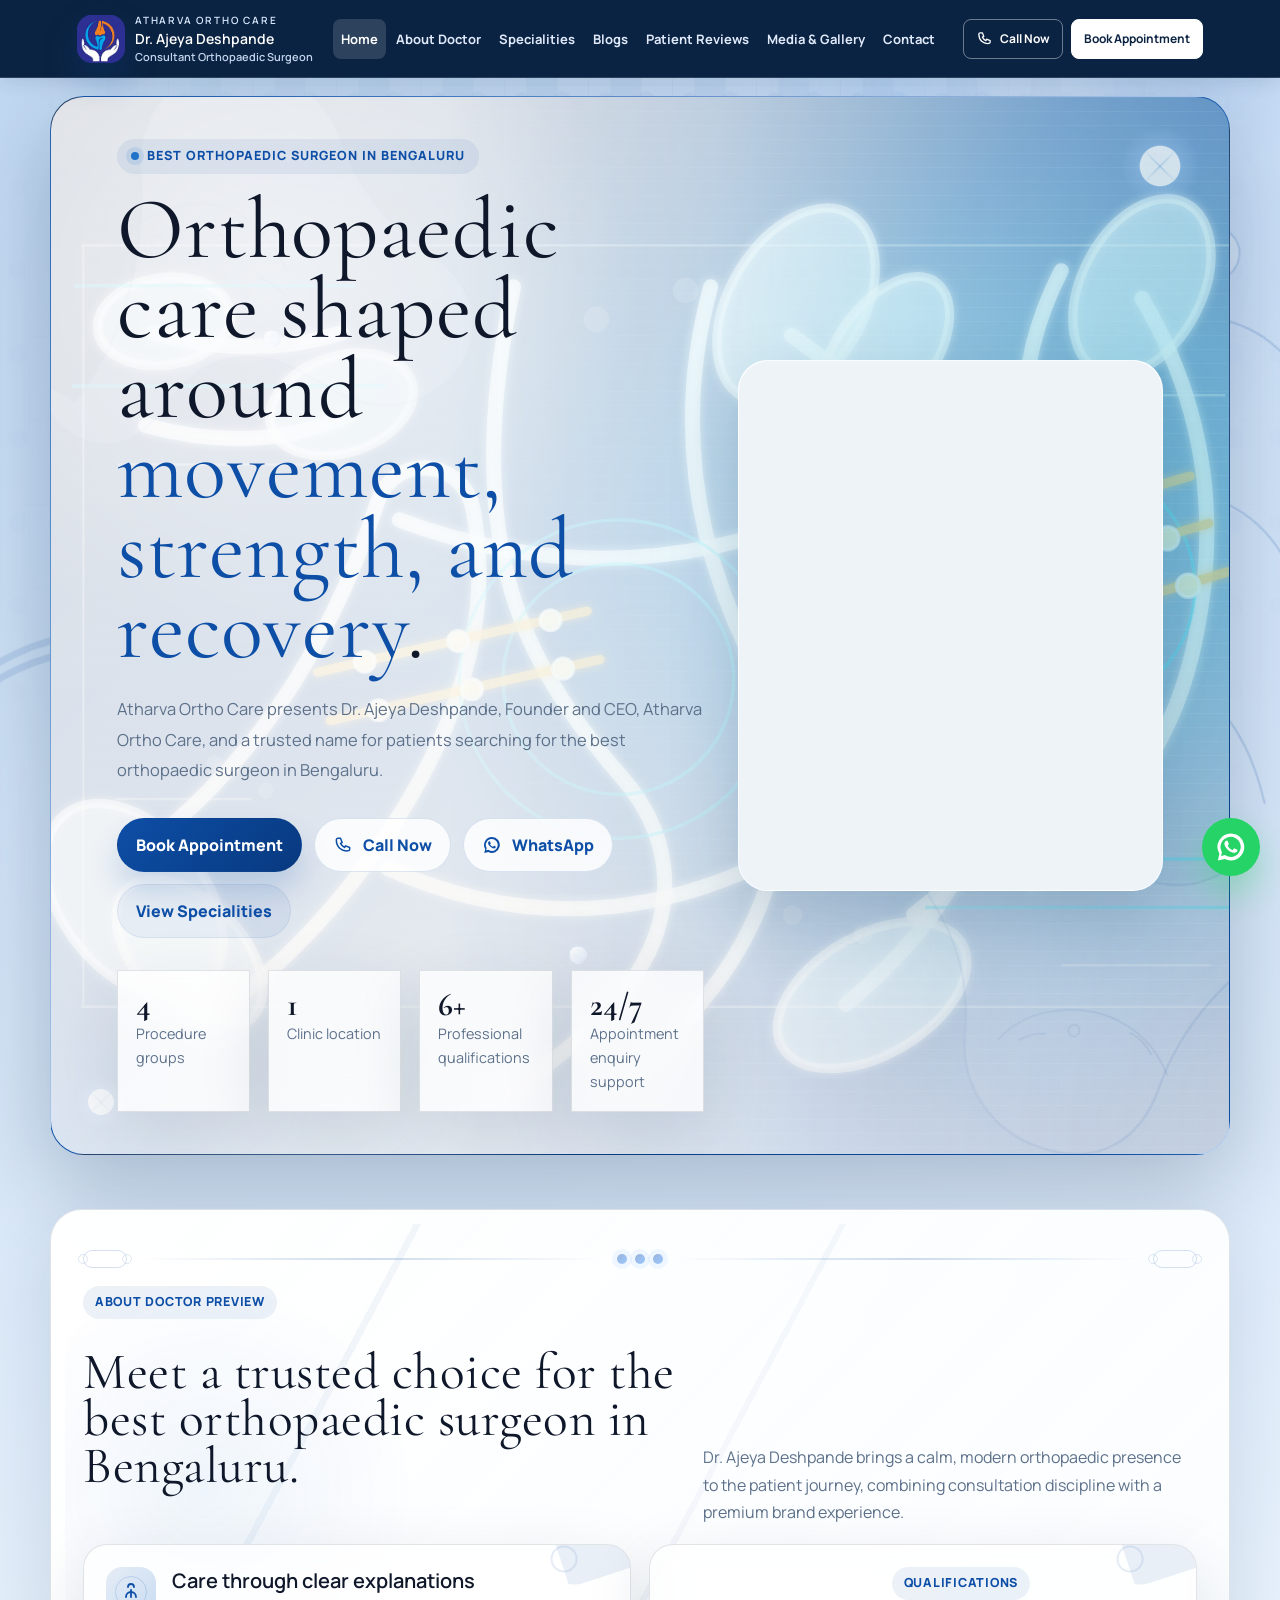
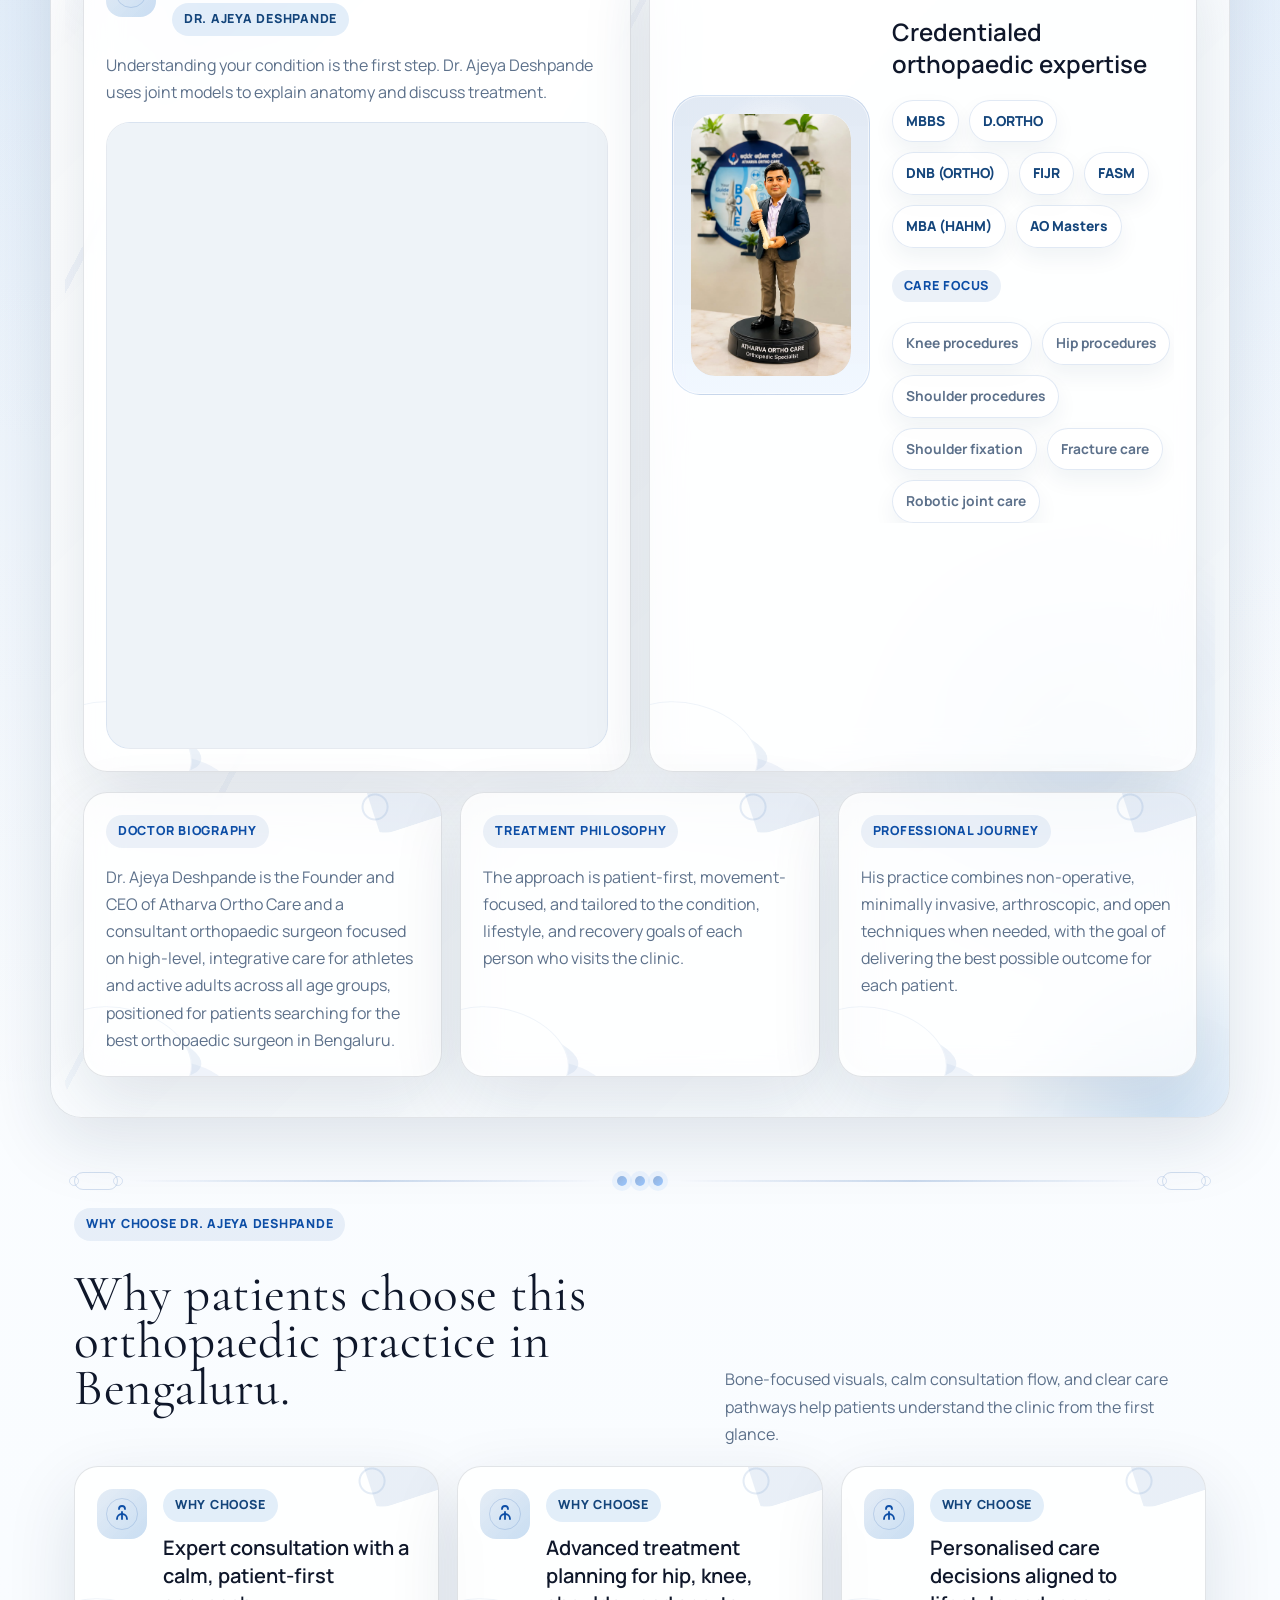
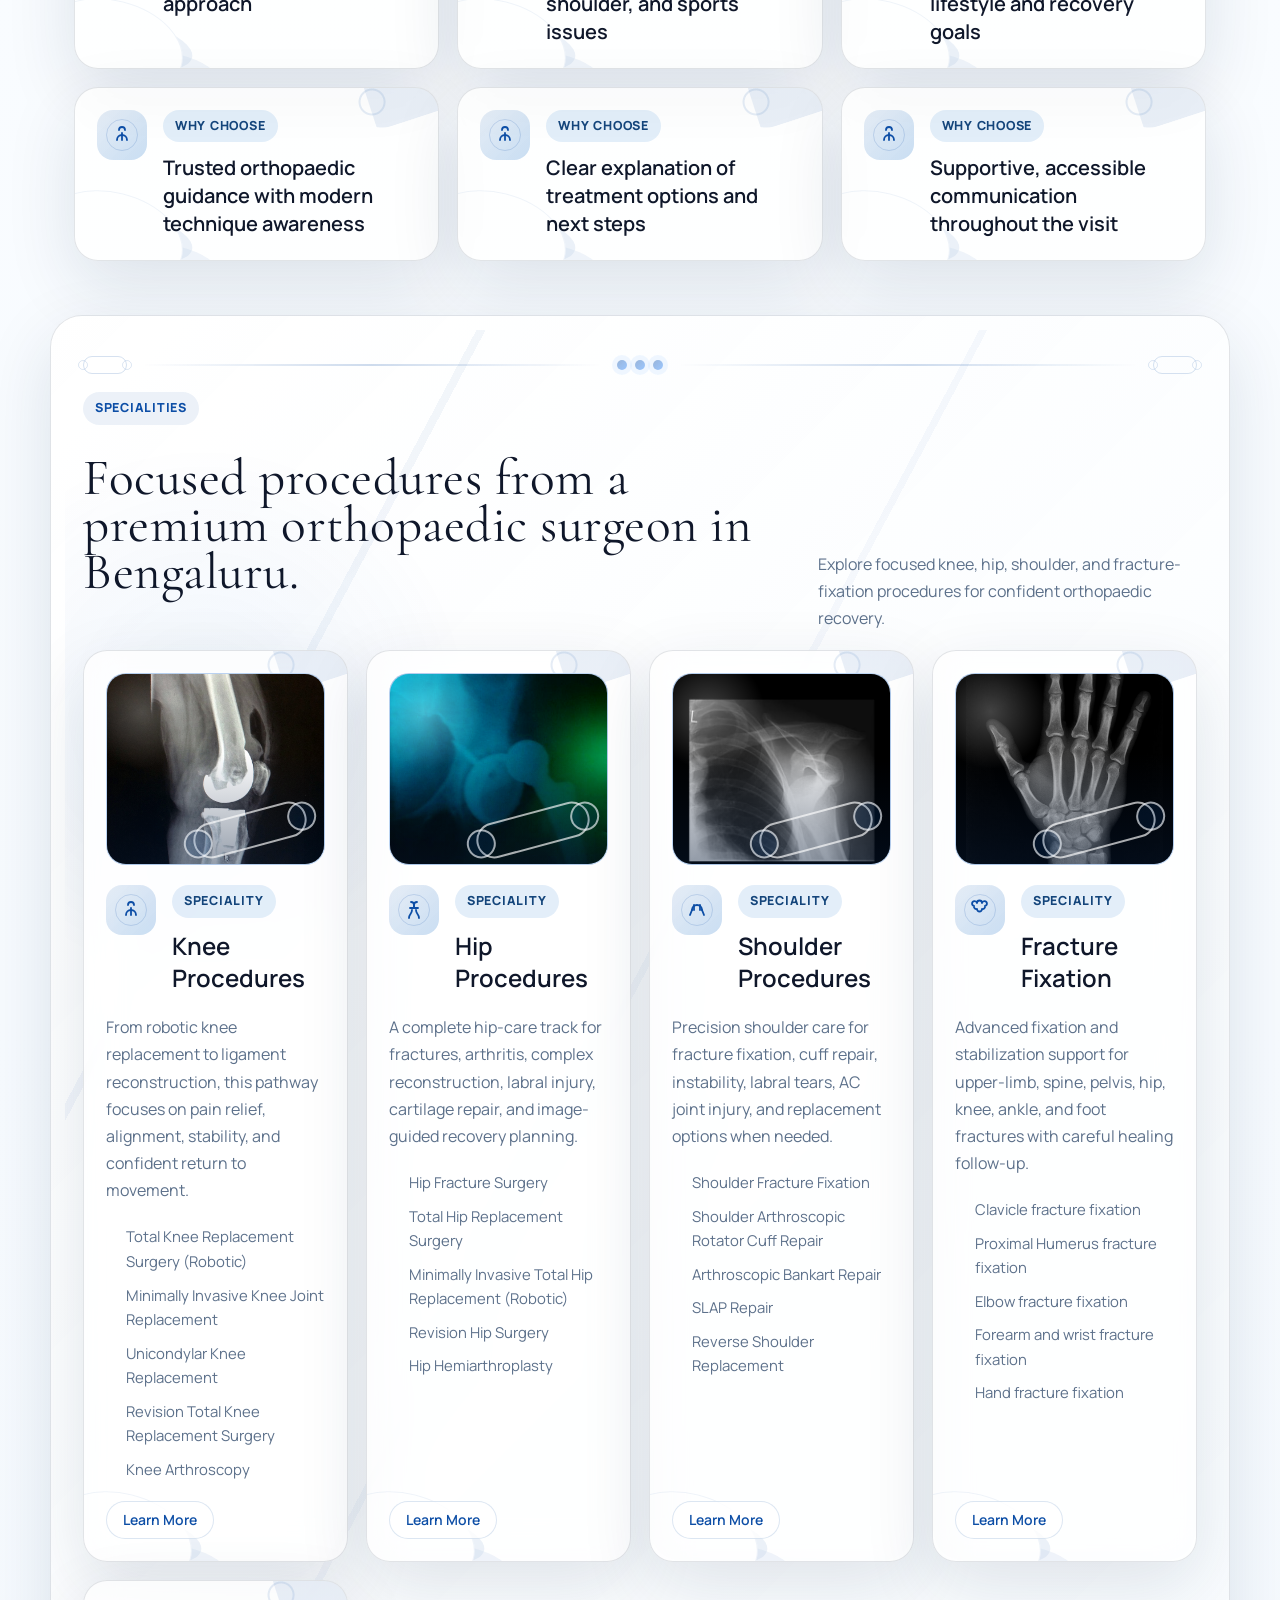
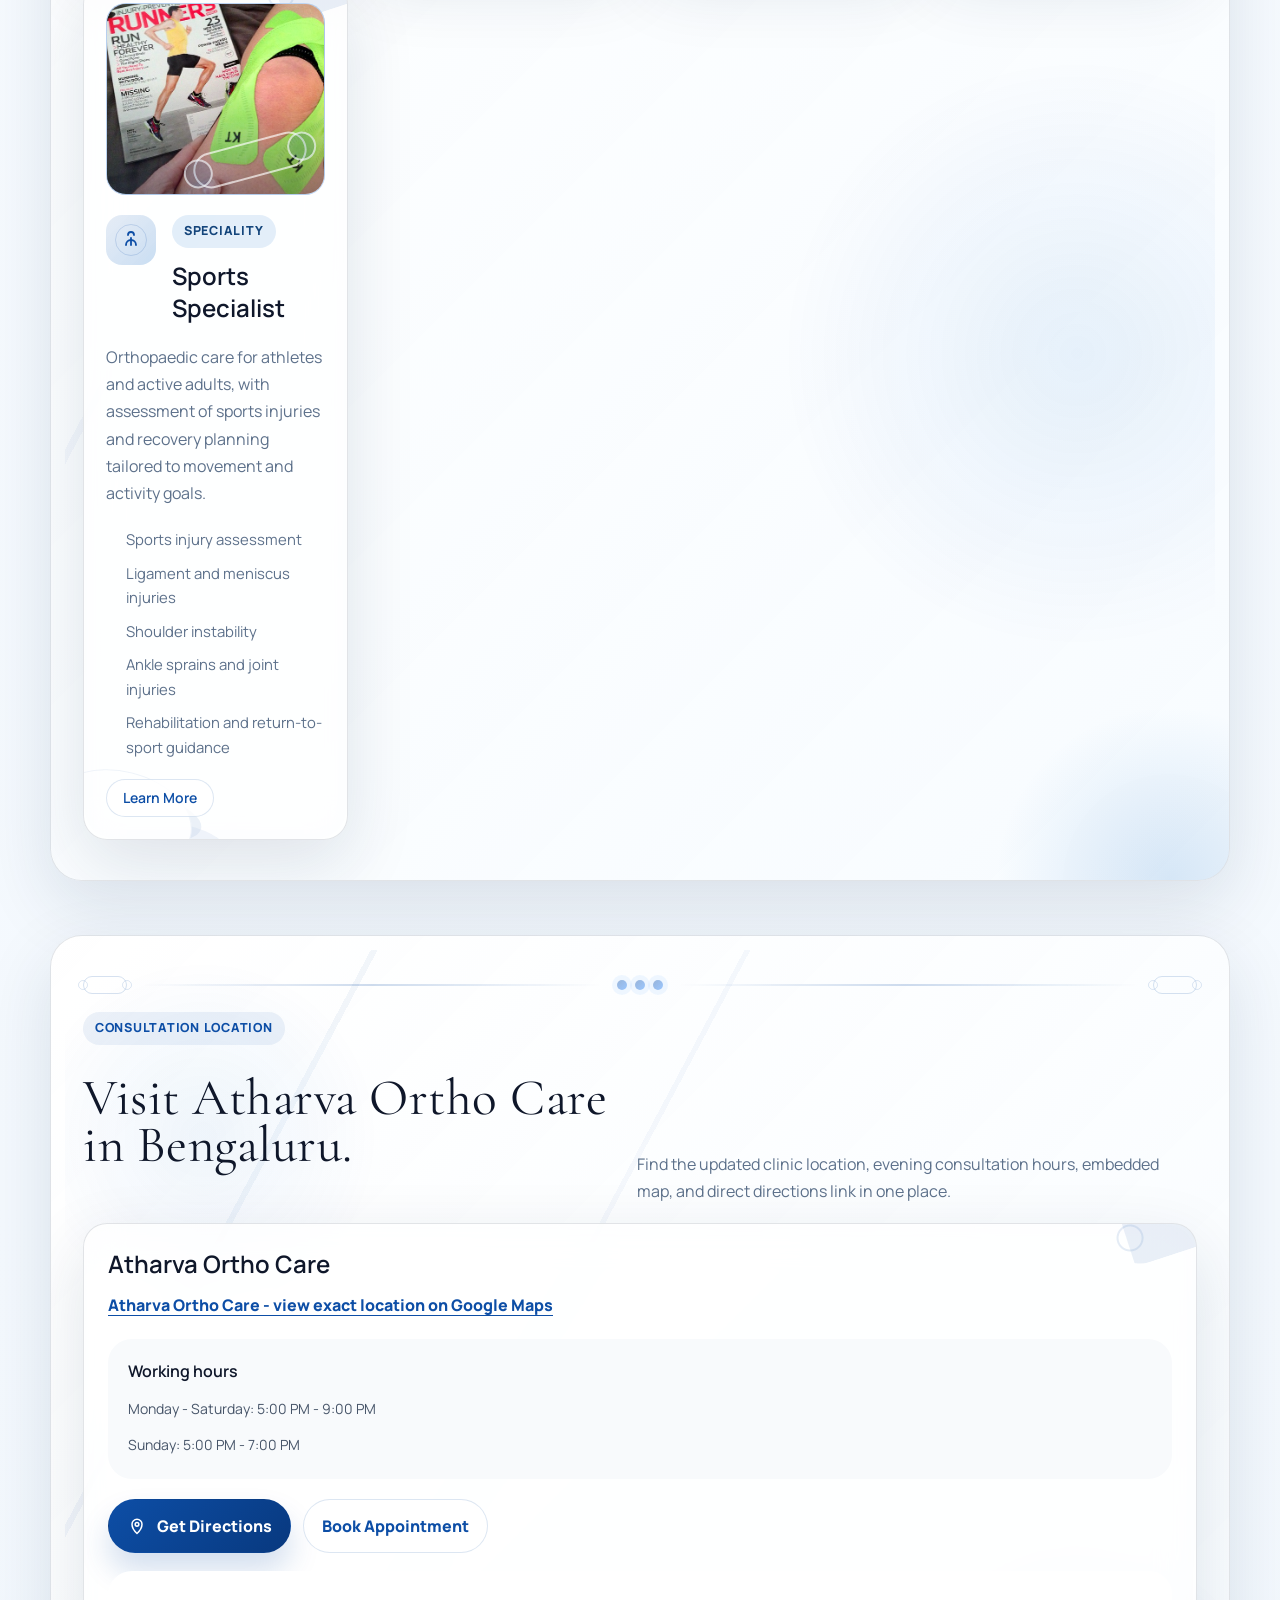
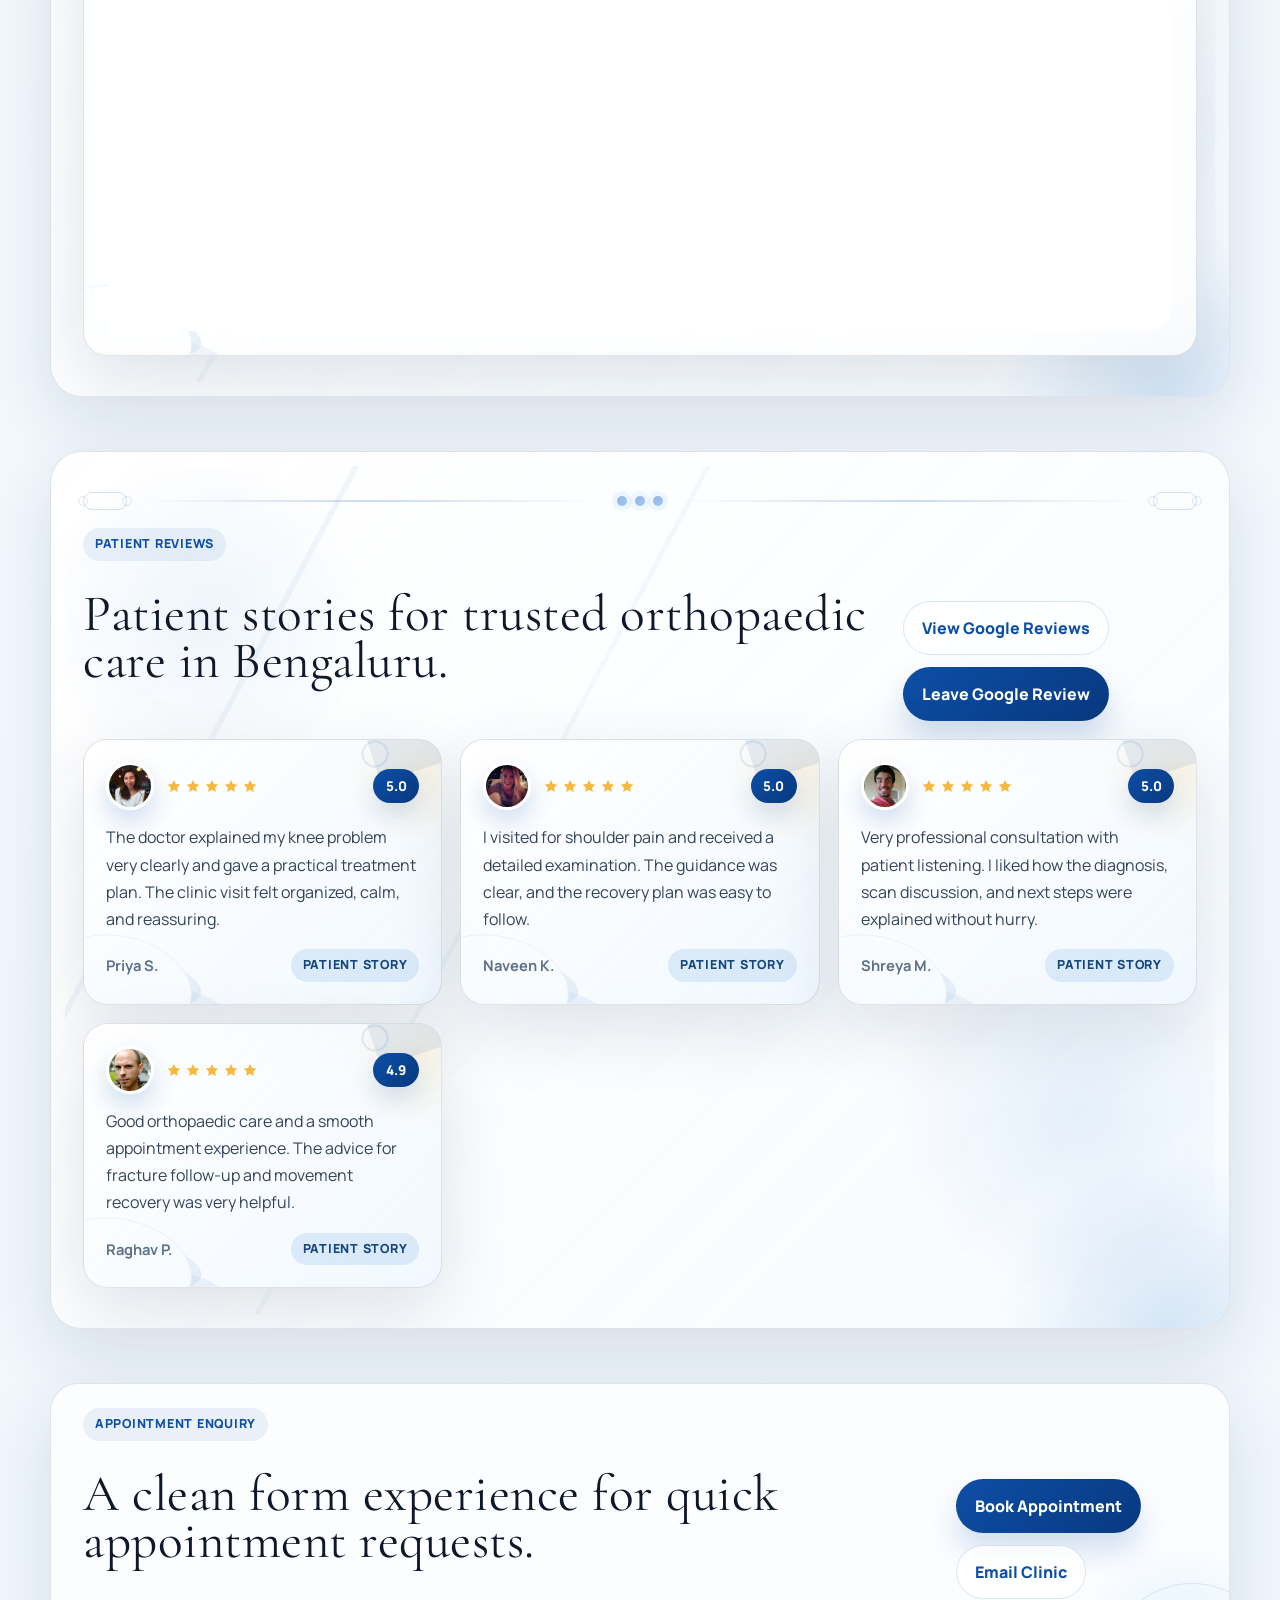
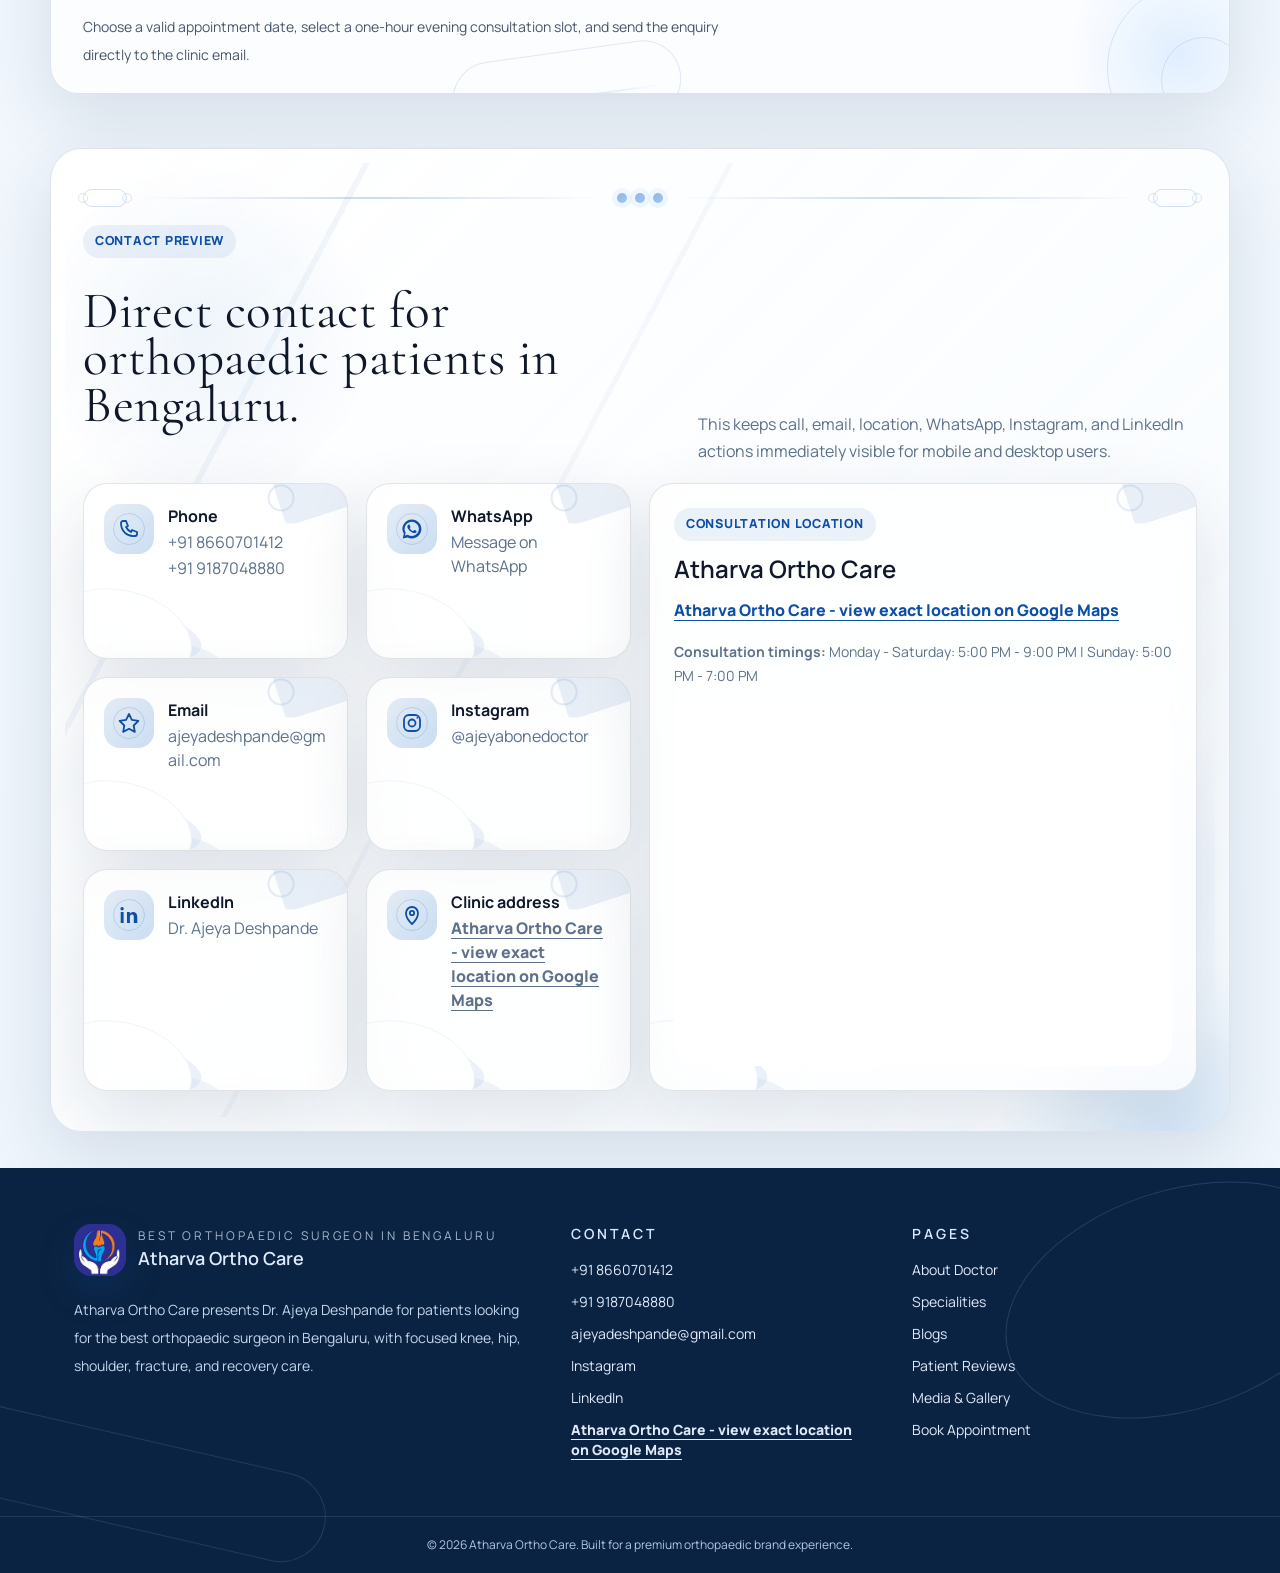
<file: index.html>
﻿<!doctype html>
<html lang="en">
<head>
  <meta charset="utf-8">
  <meta name="viewport" content="width=device-width, initial-scale=1">
  <meta name="description" content="Atharva Ortho Care by Dr. Ajeya Deshpande, a trusted choice for patients searching for the best orthopaedic surgeon in Bengaluru.">
  <title>Best orthopaedic Surgeon in Bengaluru | Atharva Ortho Care</title>
  <link rel="stylesheet" href="styles.css">
  <link rel="stylesheet" href="utilities.css">
  <link rel="icon" type="image/png" href="logo.png">
<link rel="shortcut icon" type="image/png" href="logo.png">
<link rel="apple-touch-icon" href="logo.png">
</head>
<body data-page="home" class="min-h-screen bg-slate-50 text-slate-900 antialiased">
  <div id="app"></div>
  <script src="media-gallery.js"></script>
  <script src="app.js"></script>
</body>
</html>
</file>
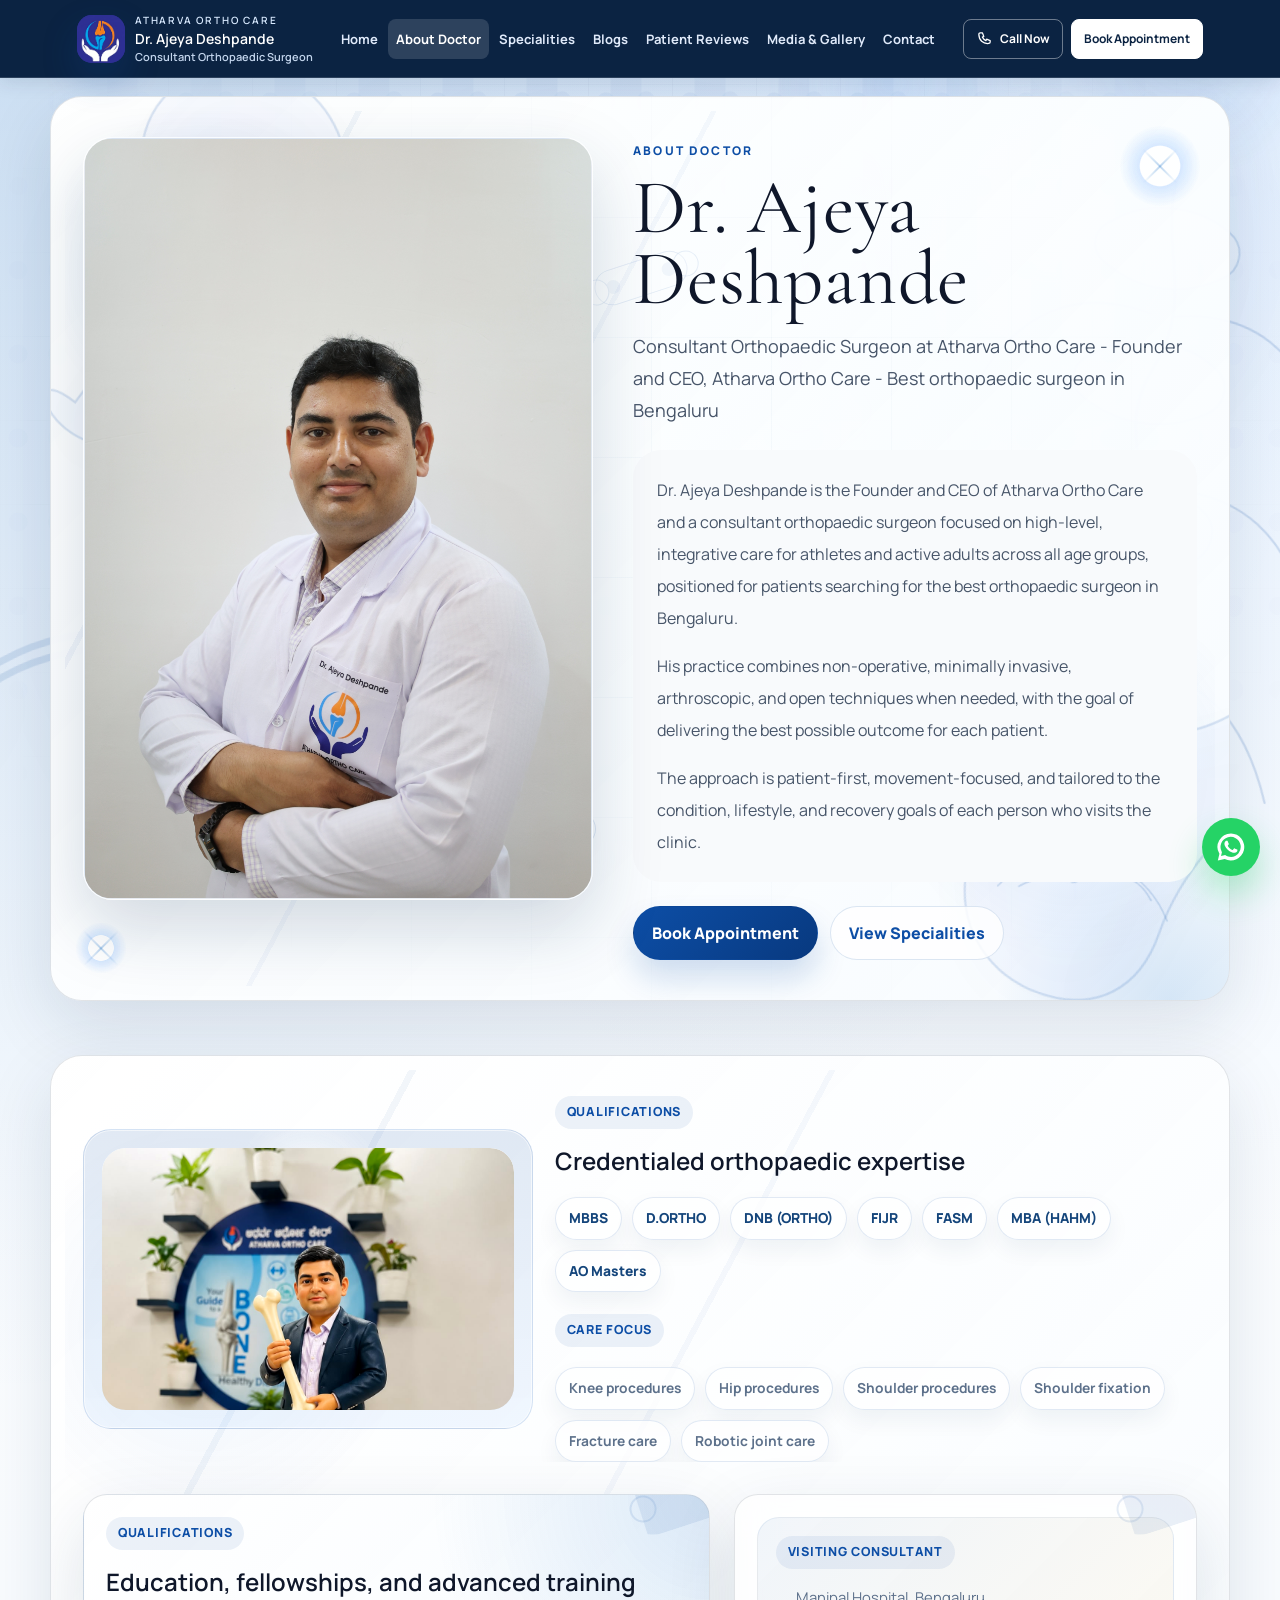
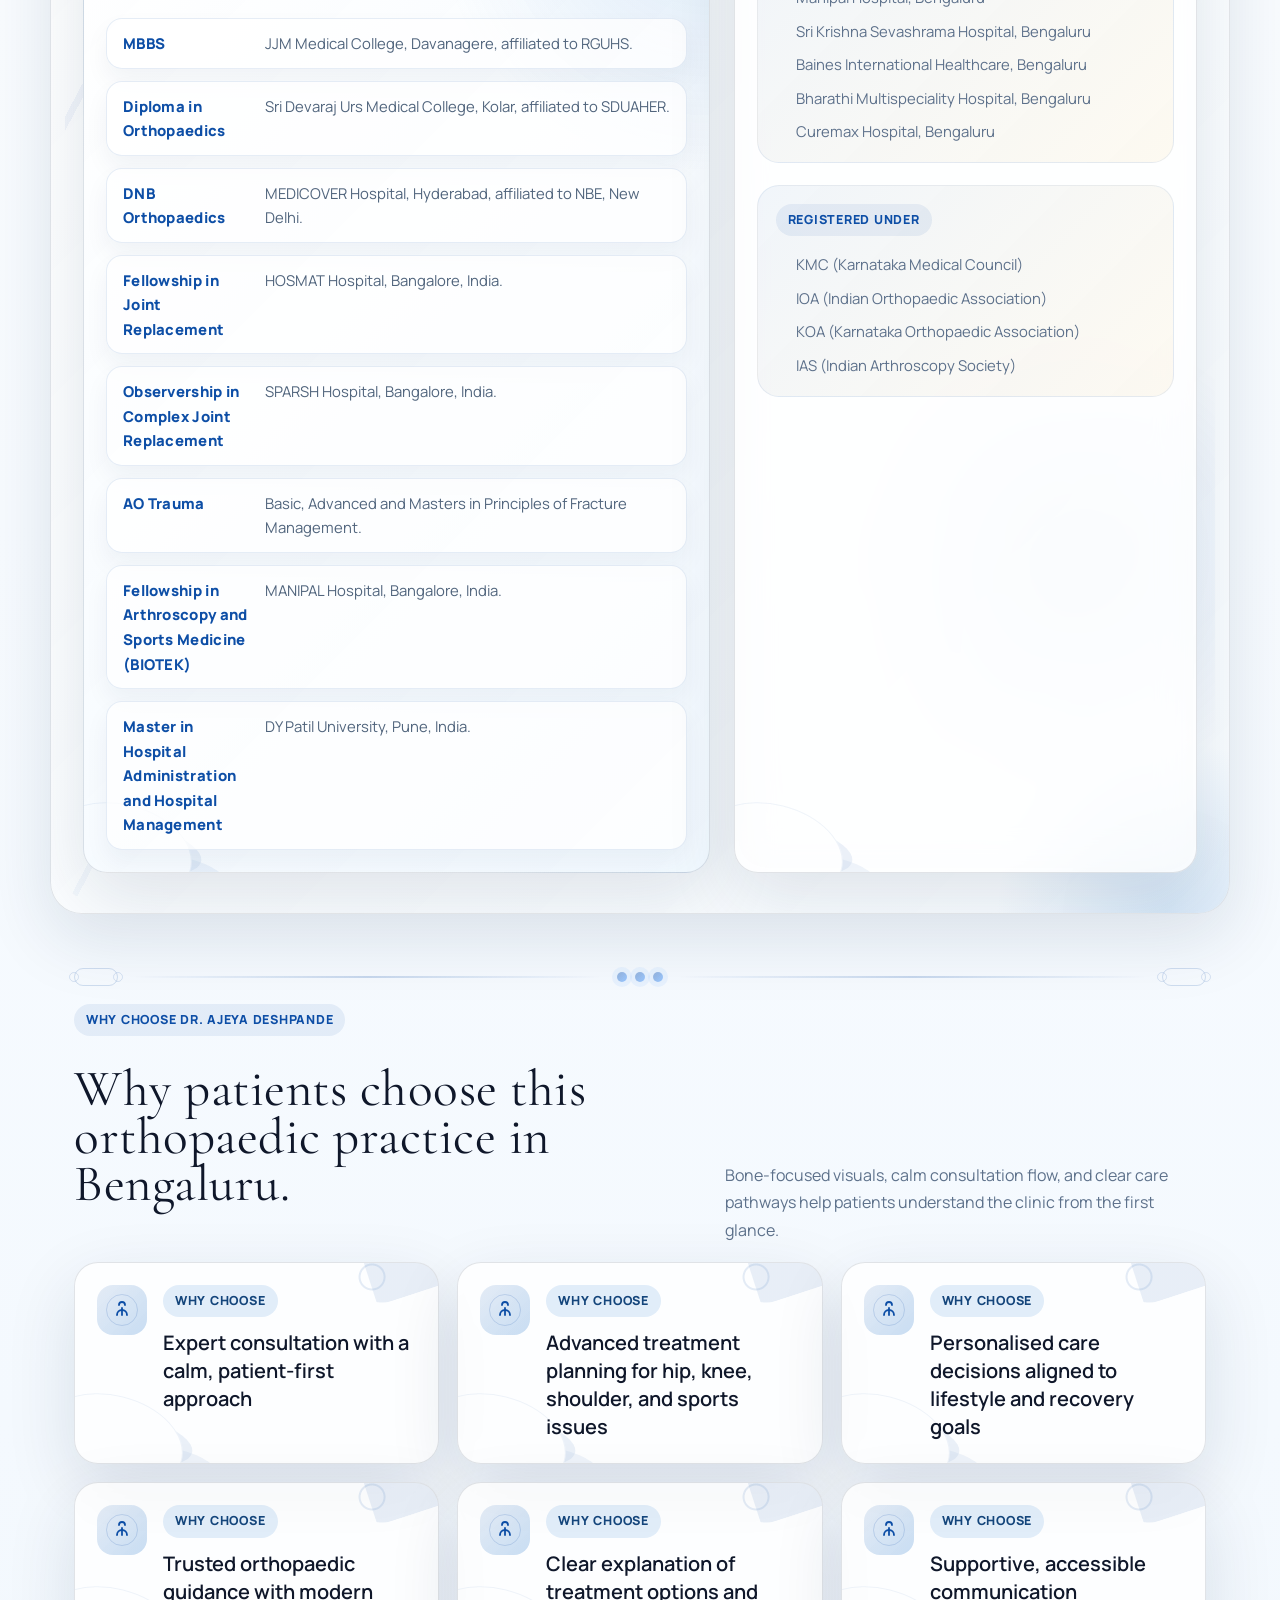
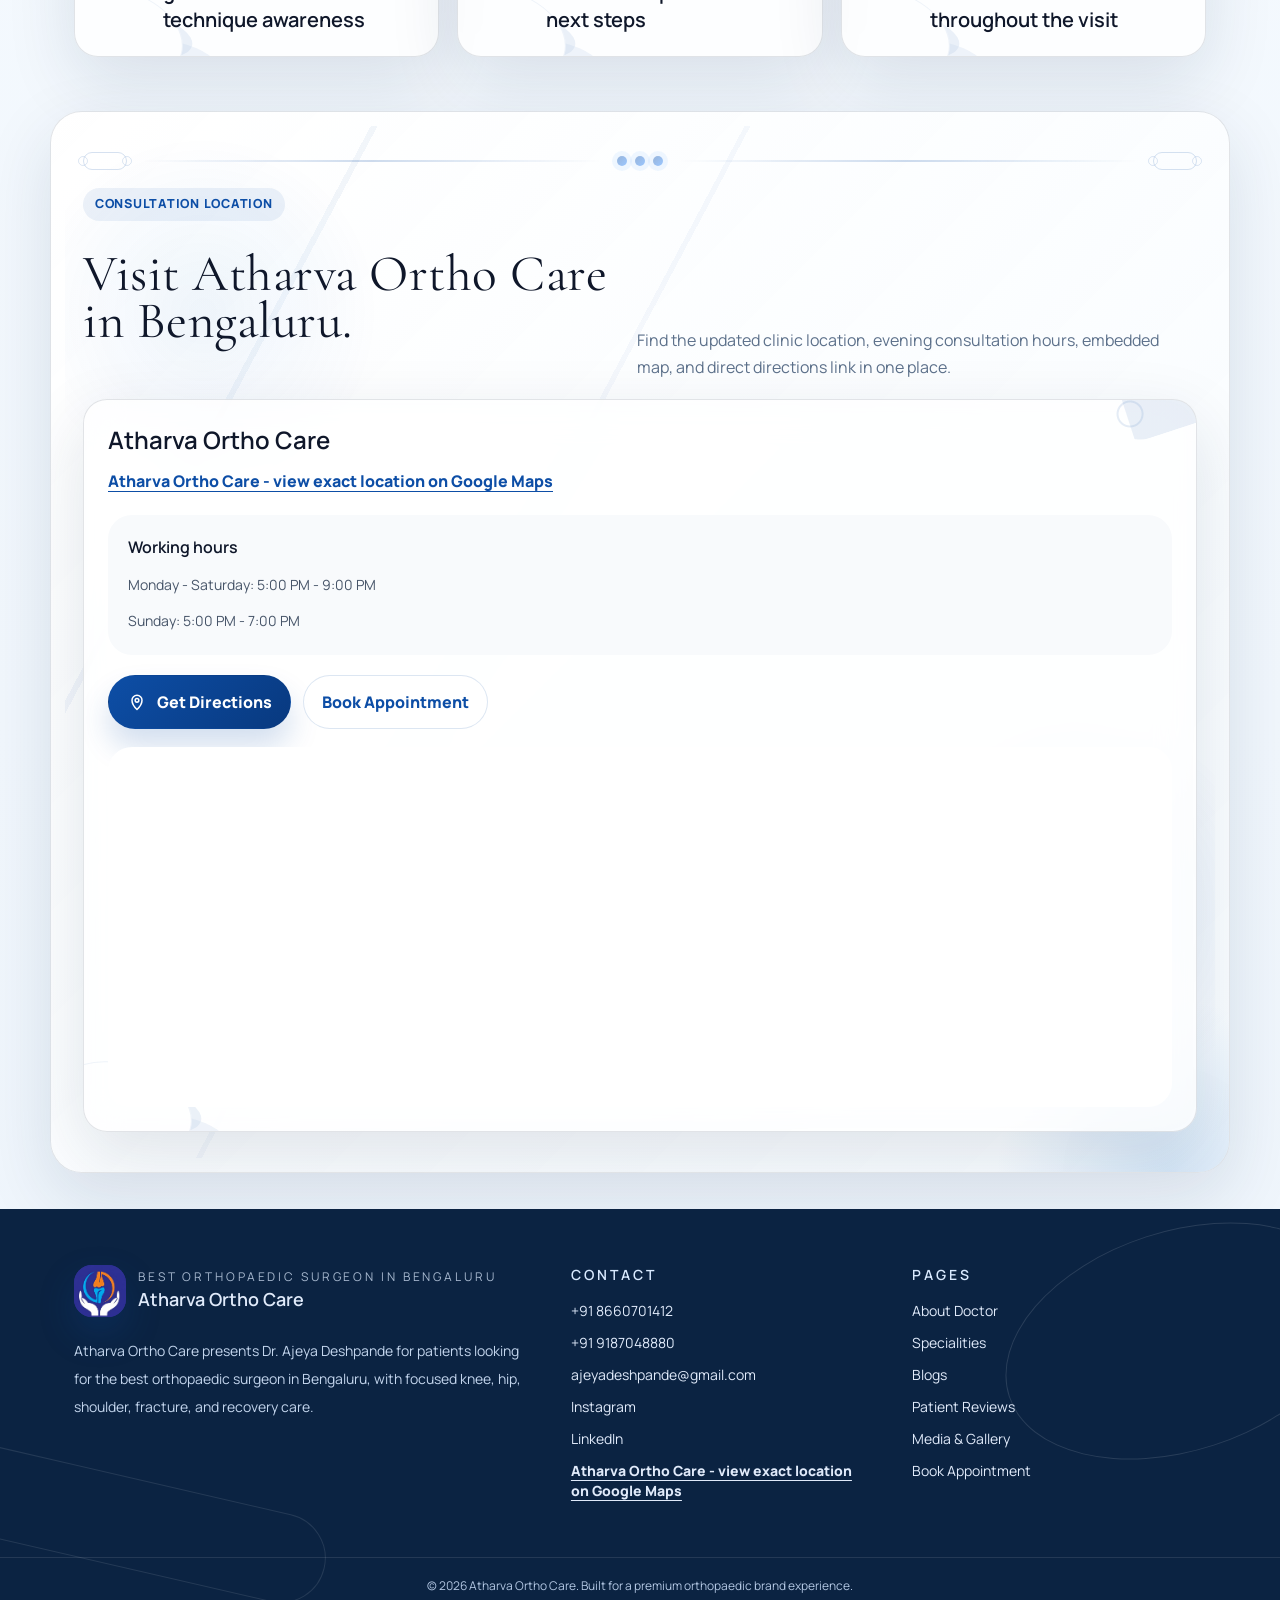
<file: about.html>
﻿<!doctype html>
<html lang="en">
<head>
  <meta charset="utf-8">
  <meta name="viewport" content="width=device-width, initial-scale=1">
  <meta name="description" content="About Dr. Ajeya Deshpande, Consultant Orthopaedic Surgeon at Atharva Ortho Care and a trusted orthopaedic surgeon in Bengaluru.">
  <title>About the Best orthopaedic Surgeon in Bengaluru | Dr. Ajeya Deshpande</title>
  <link rel="stylesheet" href="styles.css">
  <link rel="stylesheet" href="utilities.css">
  <link rel="icon" type="image/png" href="logo.png">
<link rel="shortcut icon" type="image/png" href="logo.png">
<link rel="apple-touch-icon" href="logo.png">
</head>
<body data-page="about" class="min-h-screen bg-slate-50 text-slate-900 antialiased">
  <div id="app"></div>
  <script src="media-gallery.js"></script>
  <script src="app.js"></script>
</body>
</html>
</file>
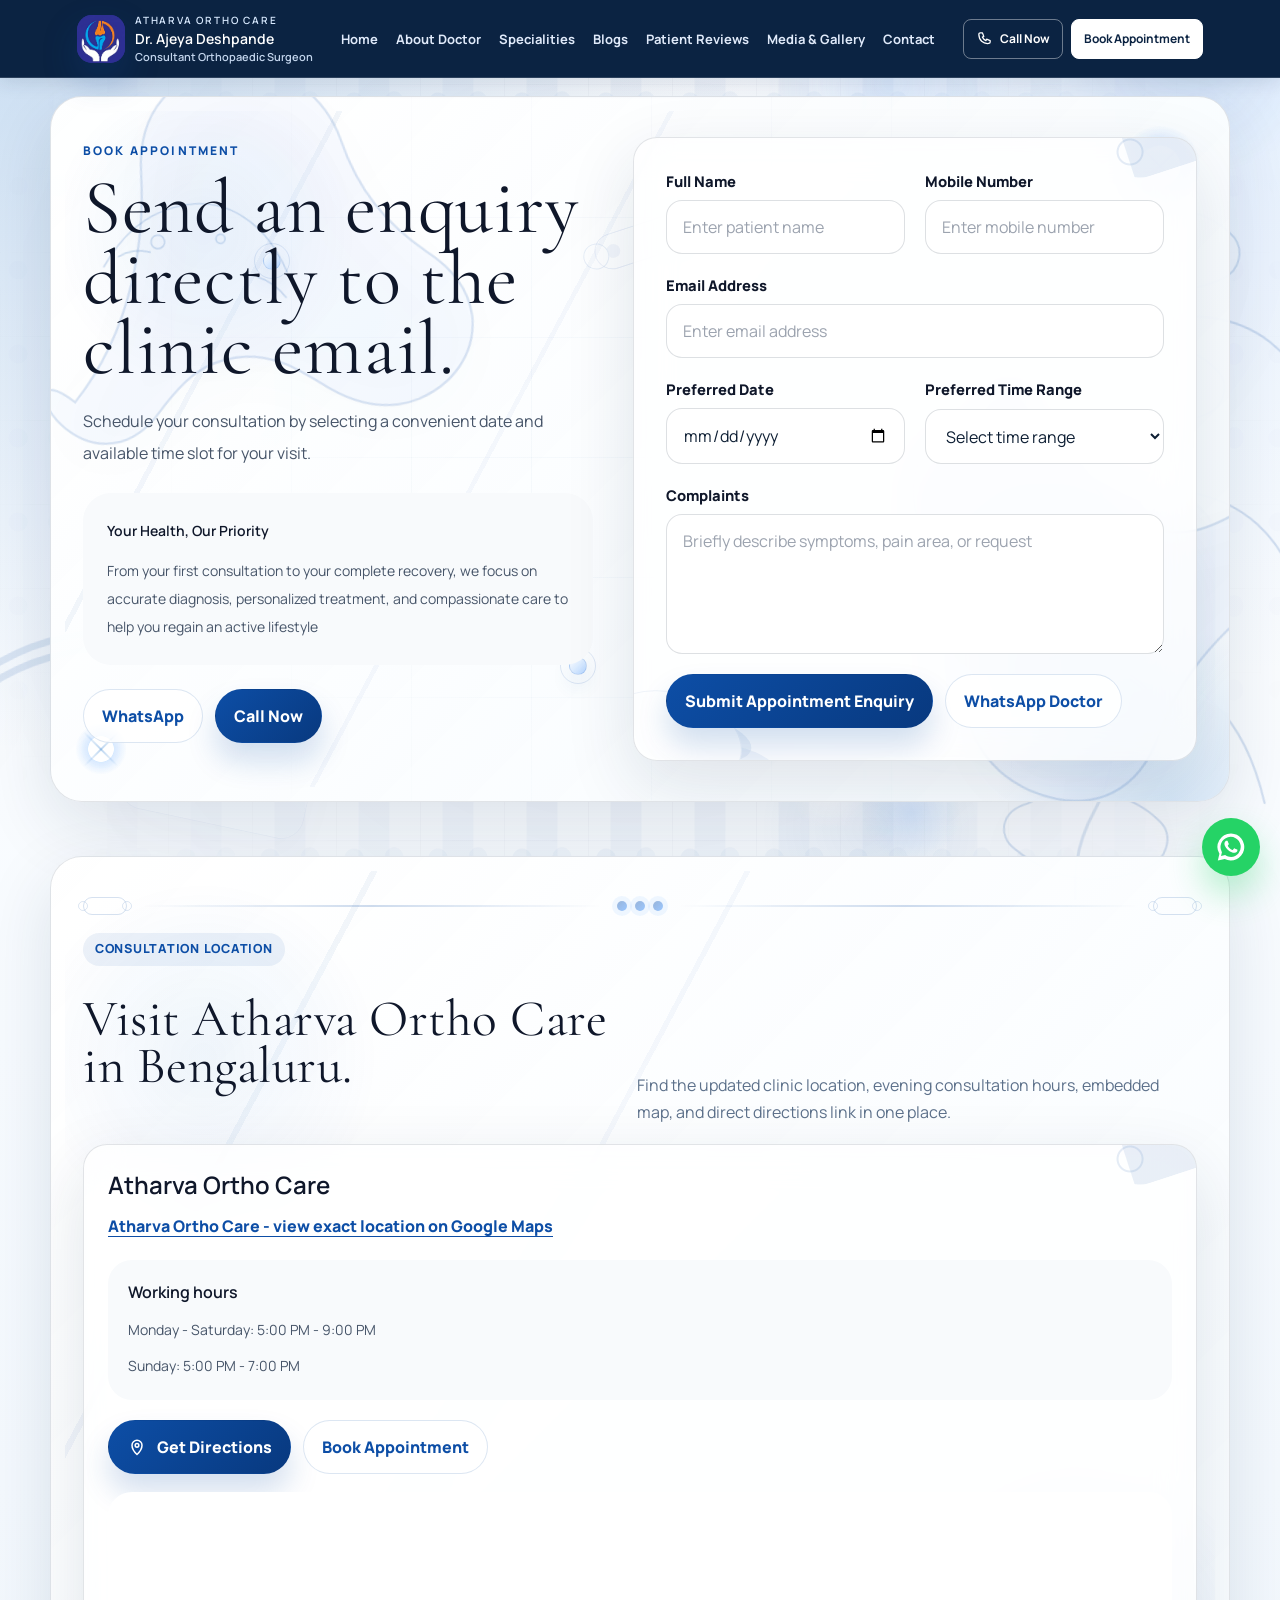
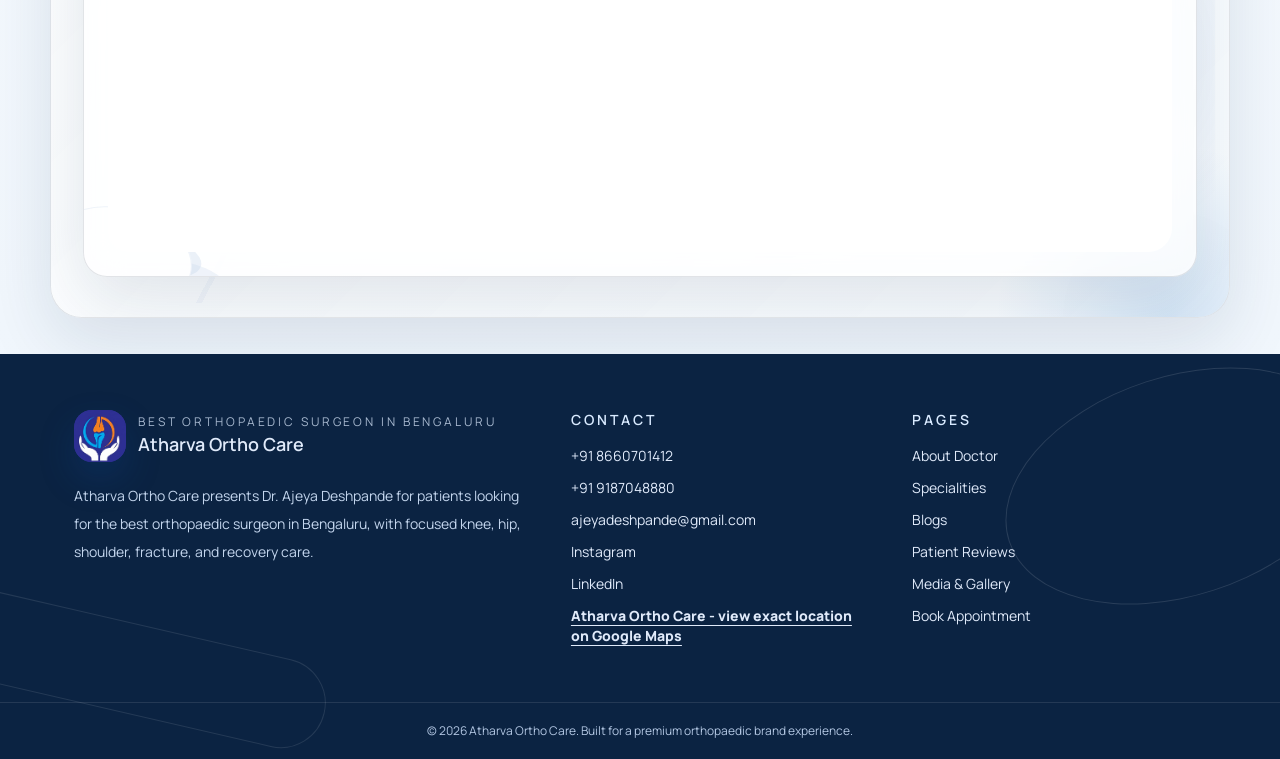
<file: appointment.html>
﻿<!doctype html>
<html lang="en">
<head>
  <meta charset="utf-8">
  <meta name="viewport" content="width=device-width, initial-scale=1">
  <meta name="description" content="Book an appointment with Dr. Ajeya Deshpande, a trusted orthopaedic surgeon in Bengaluru at Atharva Ortho Care.">
  <title>Book Appointment | Best orthopaedic Surgeon in Bengaluru</title>
  <link rel="stylesheet" href="styles.css">
  <link rel="stylesheet" href="utilities.css">
  <link rel="icon" type="image/png" href="logo.png">
<link rel="shortcut icon" type="image/png" href="logo.png">
<link rel="apple-touch-icon" href="logo.png">
</head>
<body data-page="appointment" class="min-h-screen bg-slate-50 text-slate-900 antialiased">
  <div id="app"></div>
  <script src="media-gallery.js"></script>
  <script src="app.js"></script>
</body>
</html>
</file>
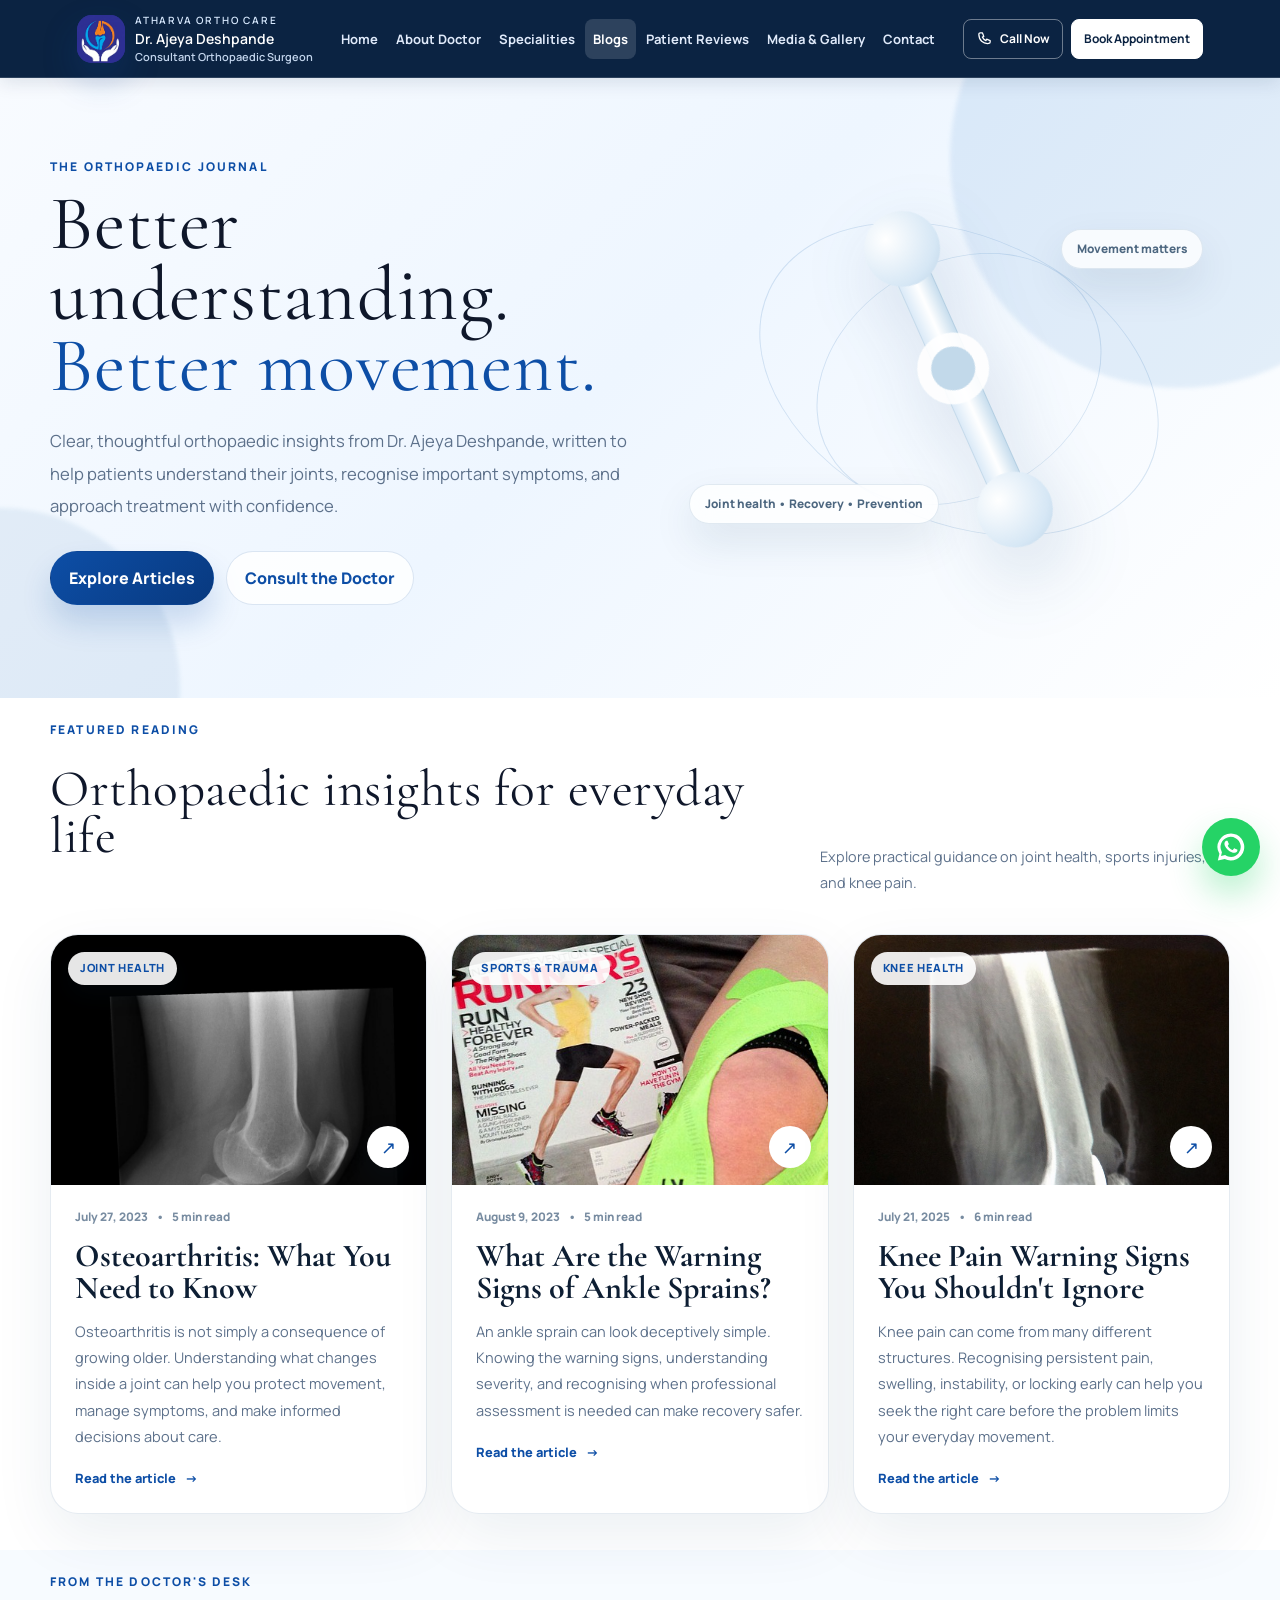
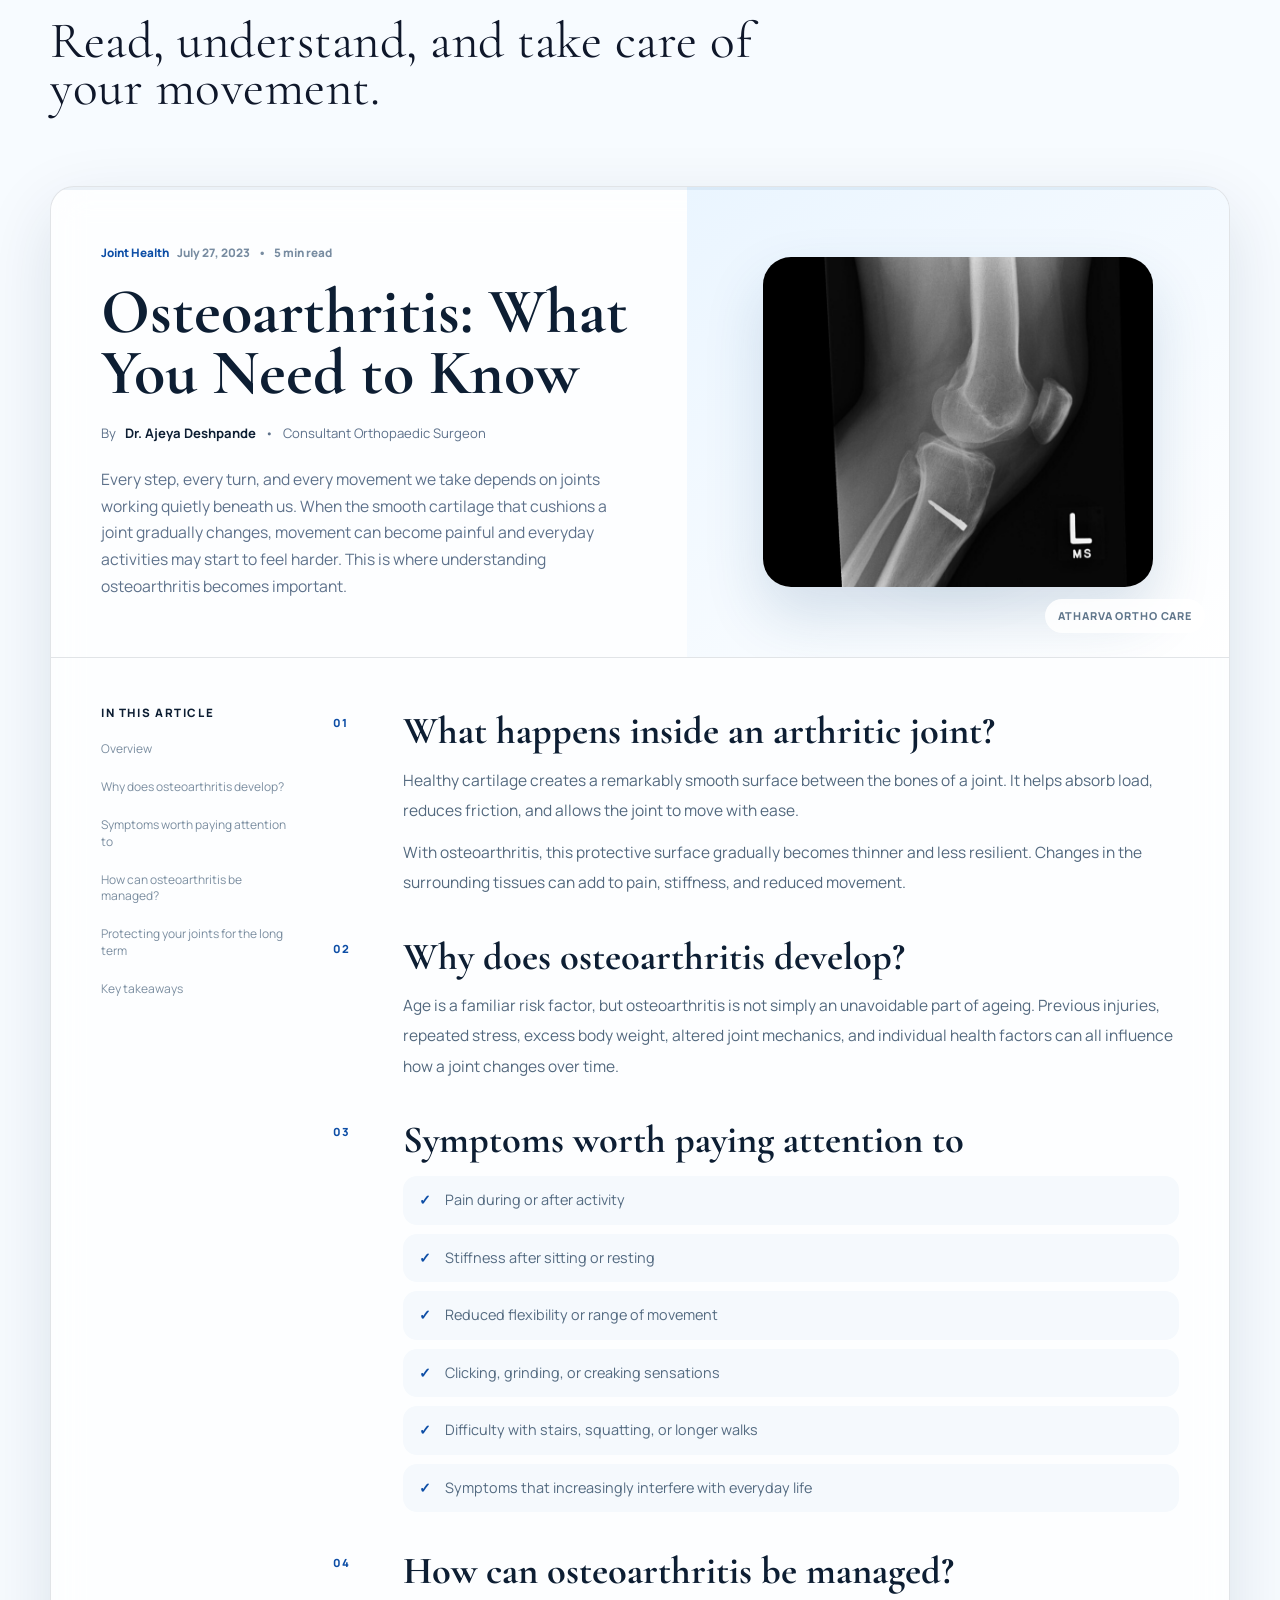
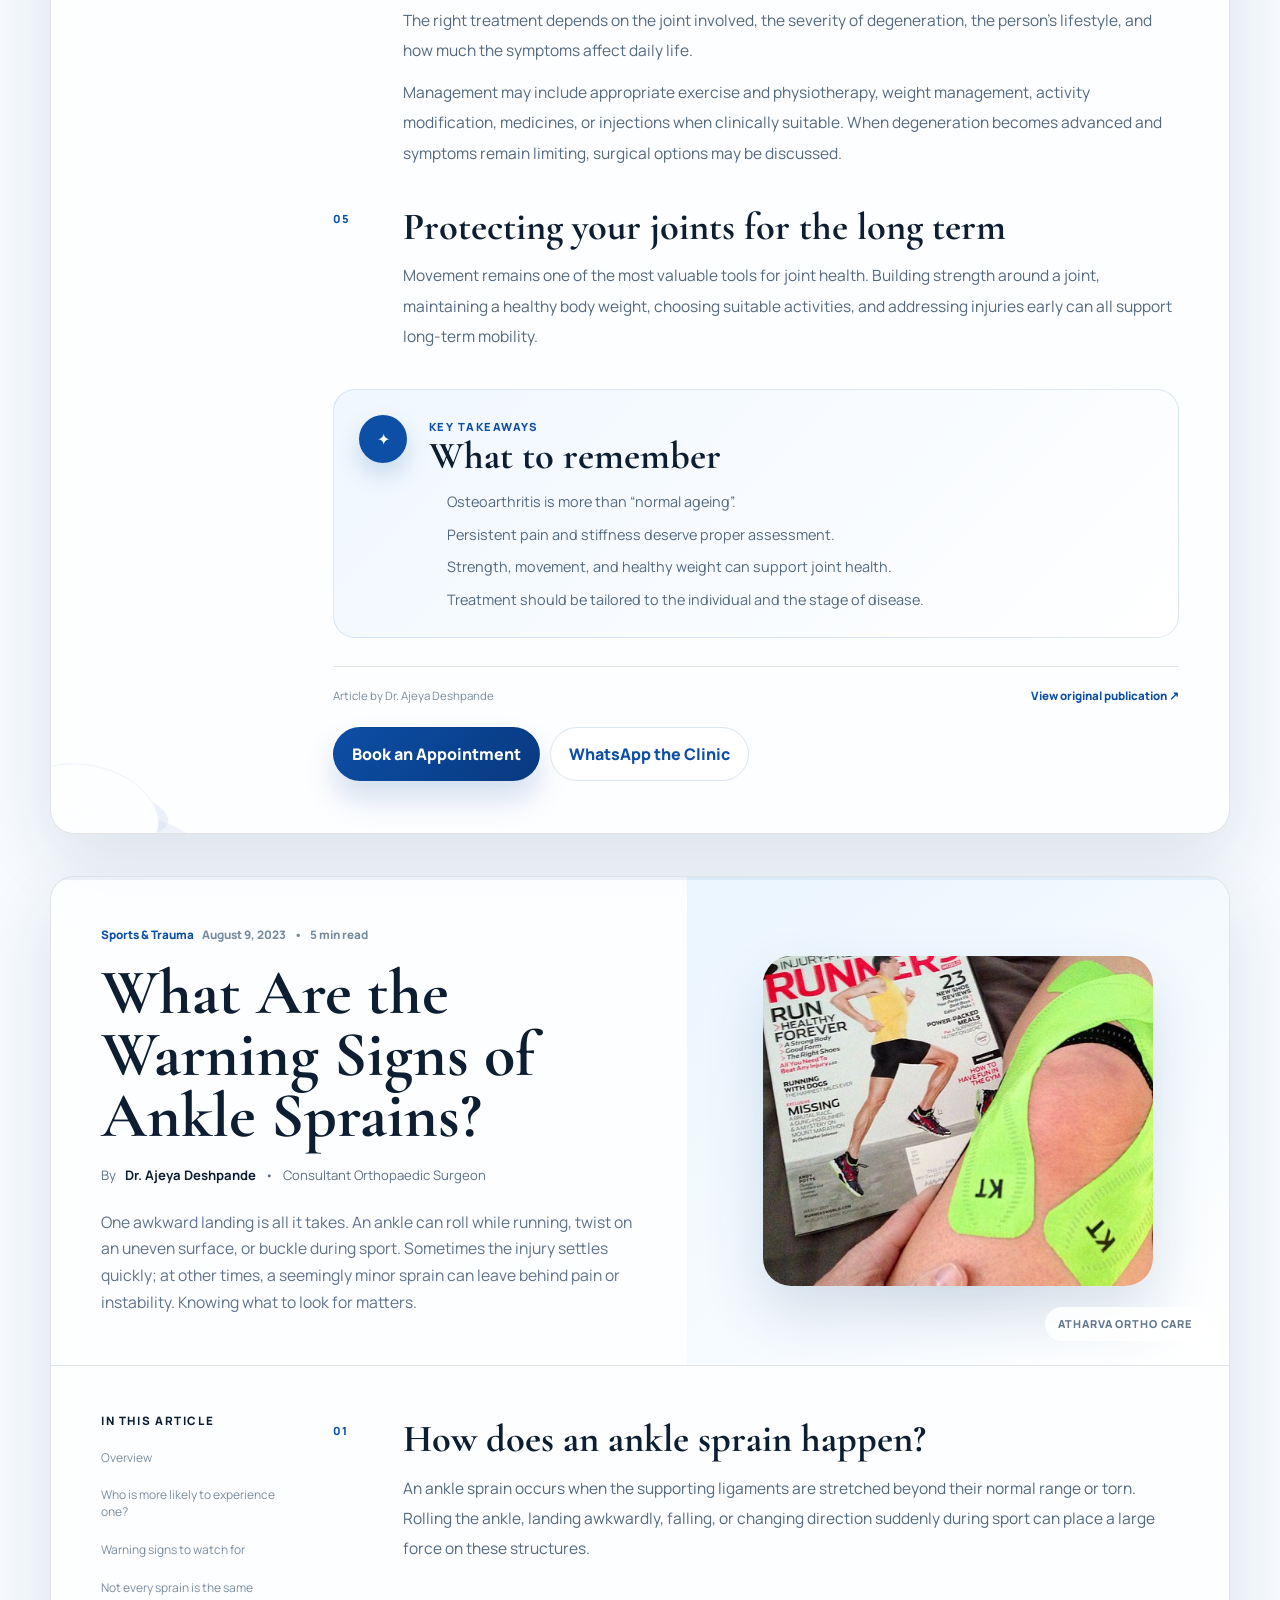
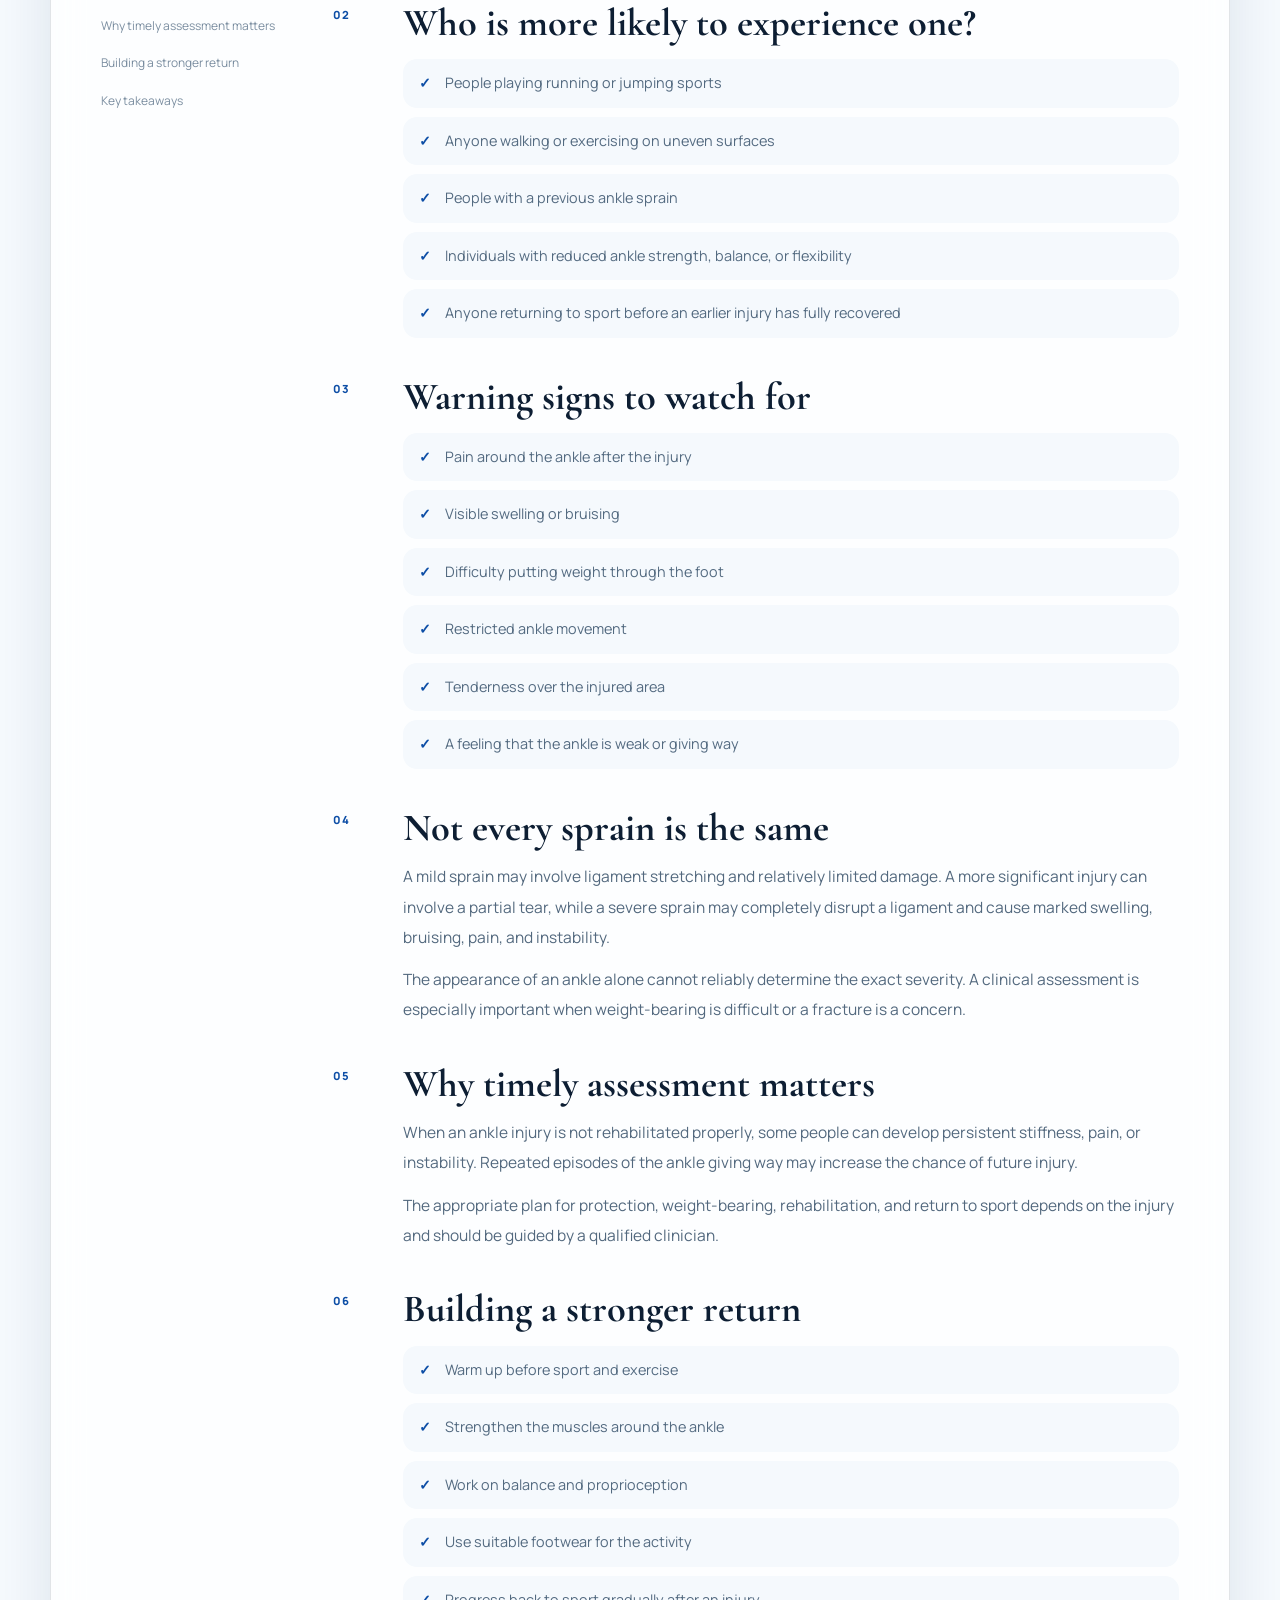
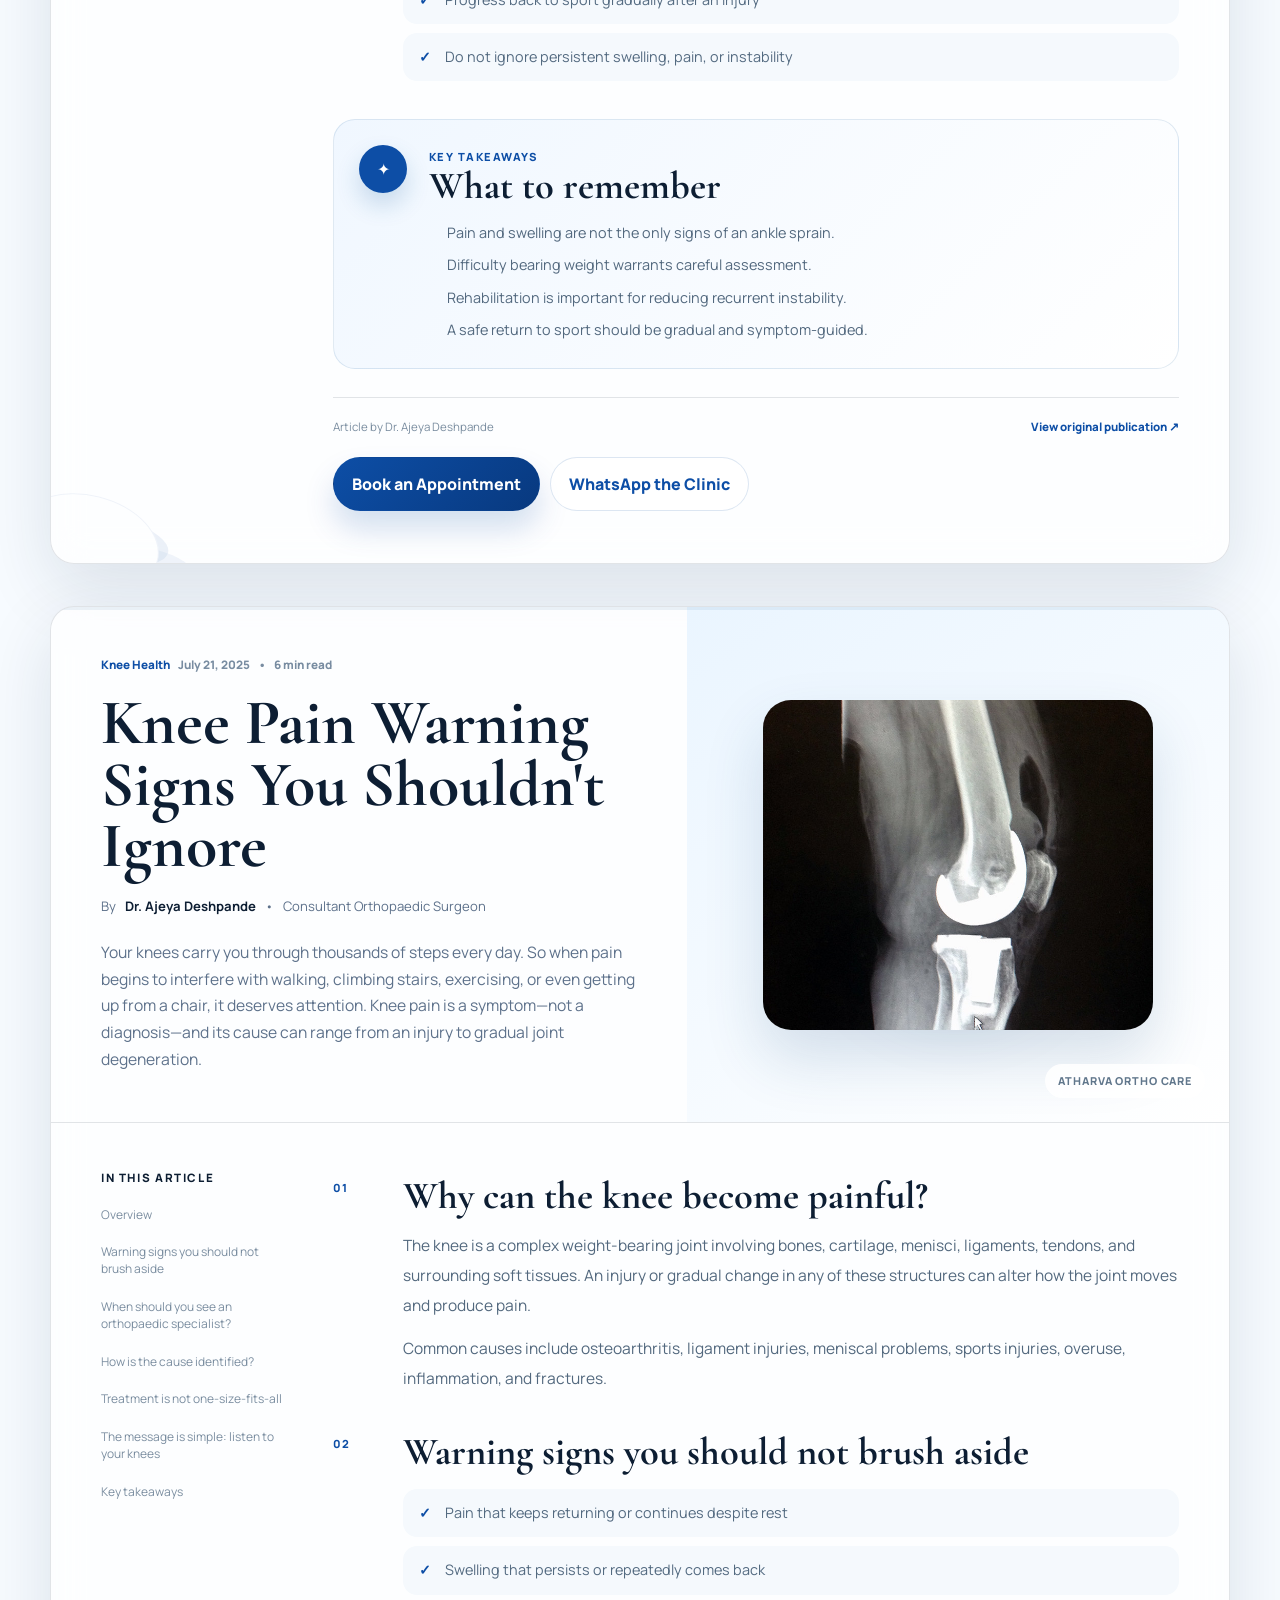
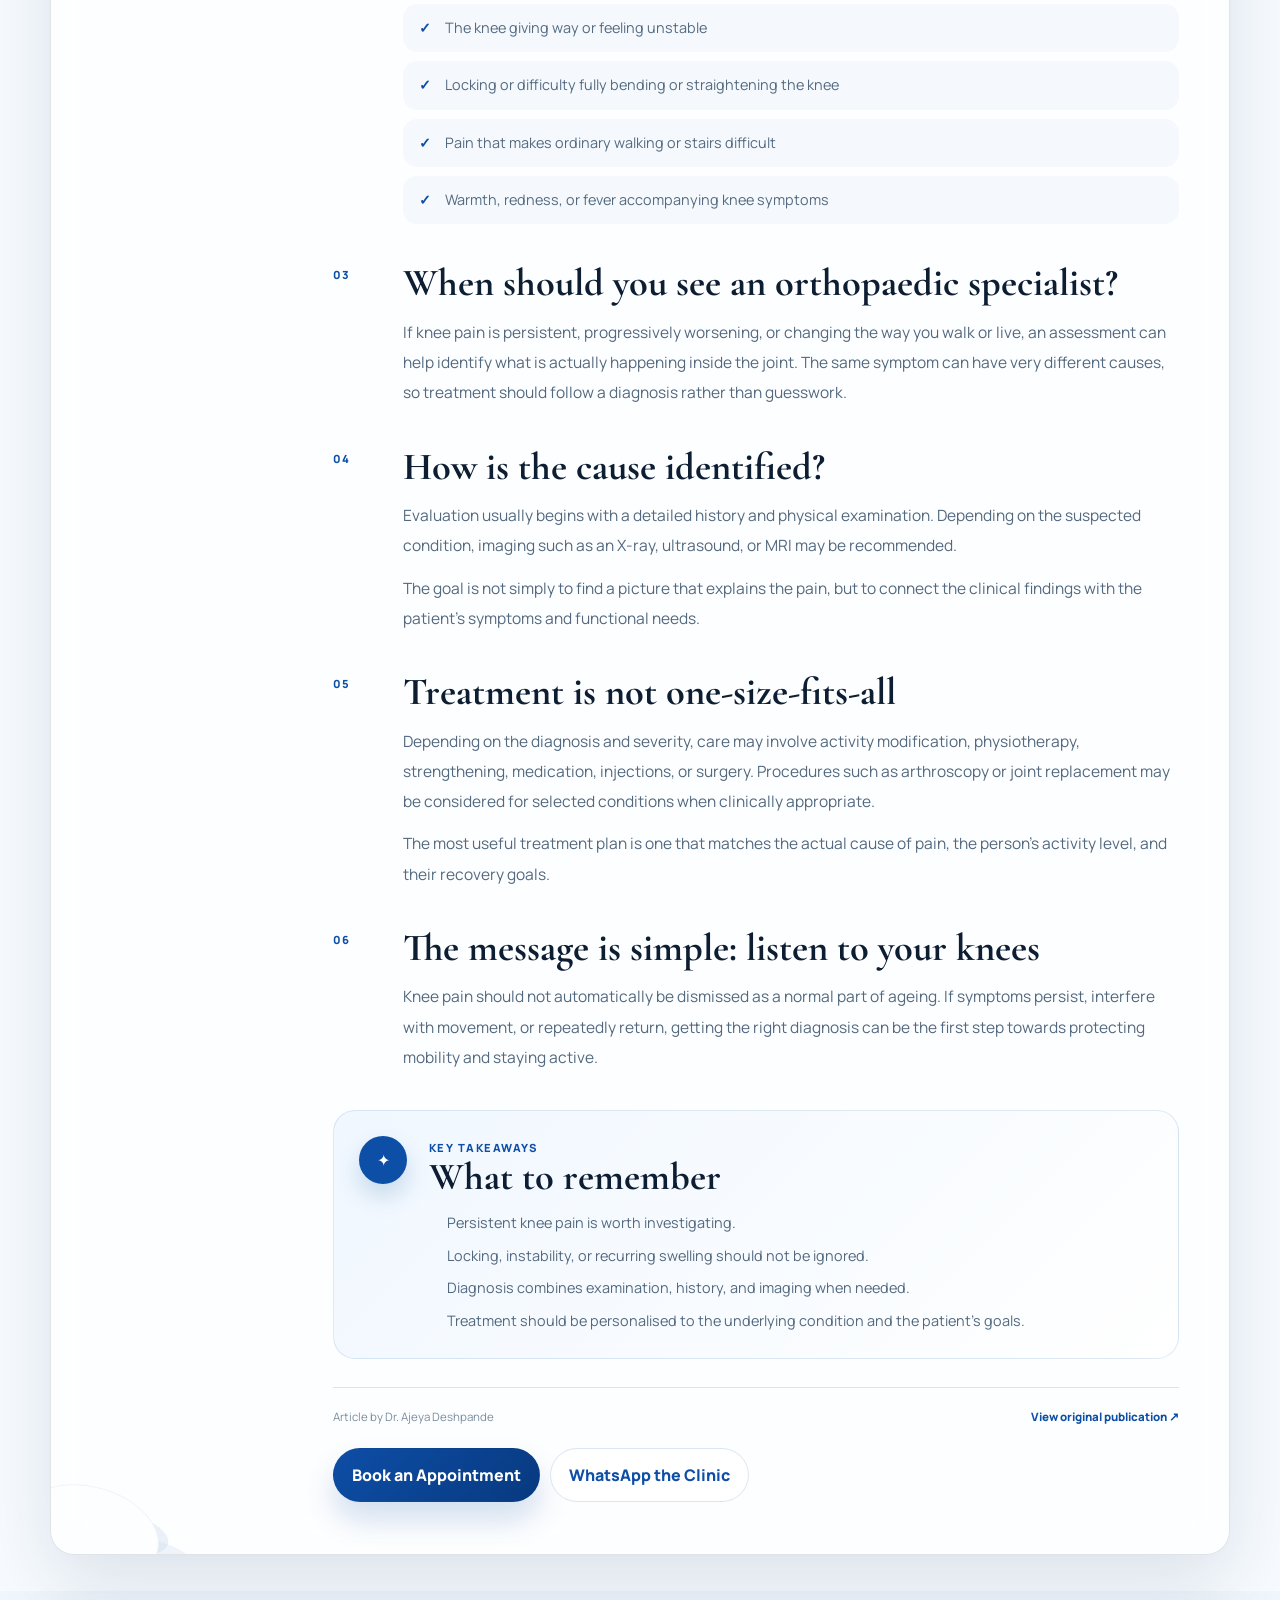
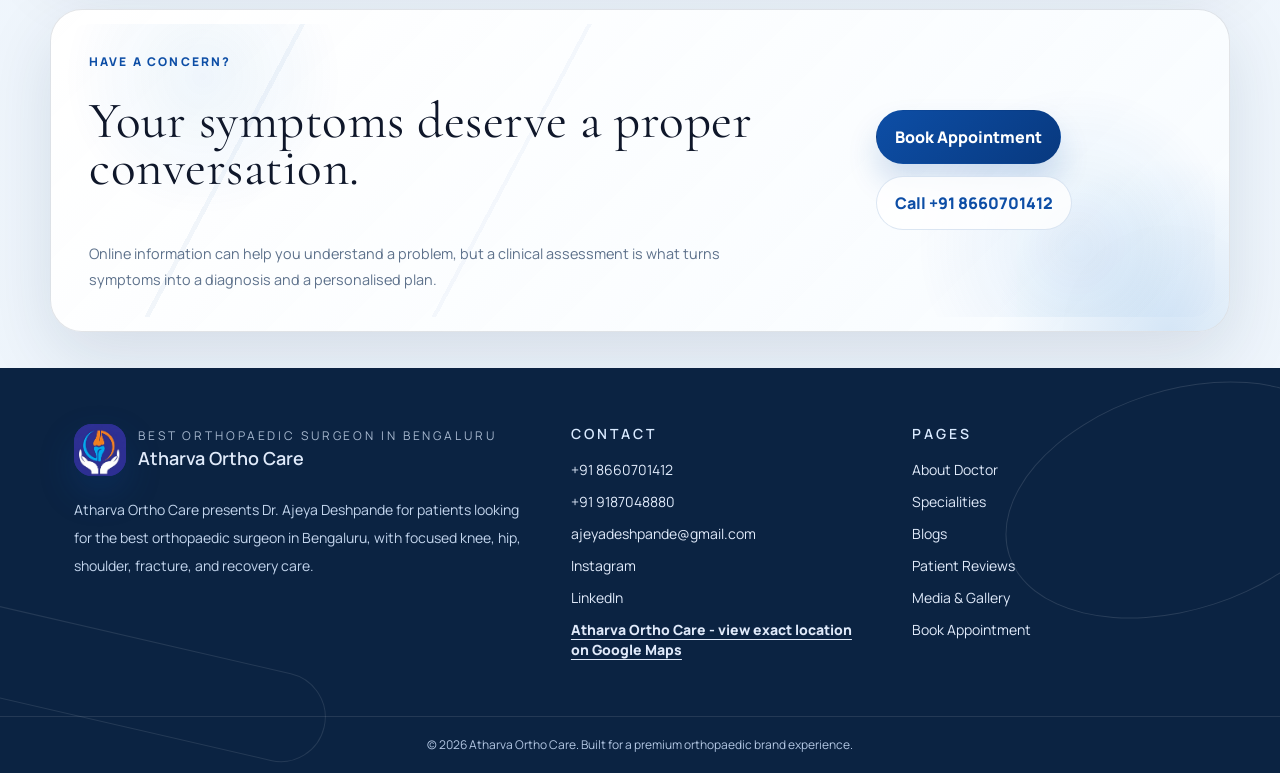
<file: blogs.html>
<!doctype html>
<html lang="en">
<head>
  <meta charset="utf-8">
  <meta name="viewport" content="width=device-width, initial-scale=1">
  <meta name="description" content="Orthopaedic health insights by Dr. Ajeya Deshpande covering knee pain, osteoarthritis, ankle injuries, joint health, sports injuries and recovery.">
  <meta name="keywords" content="Dr Ajeya Deshpande blog, orthopaedic blog Bengaluru, knee pain, osteoarthritis, ankle sprain, joint health, orthopaedic surgeon Bengaluru">
  <meta name="author" content="Dr. Ajeya Deshpande">
  <meta property="og:title" content="Orthopaedic Health Insights | Dr. Ajeya Deshpande">
  <meta property="og:description" content="Clear, thoughtful orthopaedic insights on knee, ankle and joint health from Dr. Ajeya Deshpande.">
  <meta property="og:type" content="website">
  <title>Orthopaedic Health Blog | Dr. Ajeya Deshpande | Atharva Ortho Care</title>
  <link rel="stylesheet" href="styles.css">
  <link rel="stylesheet" href="utilities.css">
  <link rel="icon" type="image/png" href="logo.png">
  <link rel="shortcut icon" type="image/png" href="logo.png">
  <link rel="apple-touch-icon" href="logo.png">
</head>
<body data-page="blogs" class="min-h-screen bg-slate-50 text-slate-900 antialiased">
  <div id="app"></div>
  <script src="media-gallery.js"></script>
  <script src="app.js"></script>
</body>
</html>
</file>
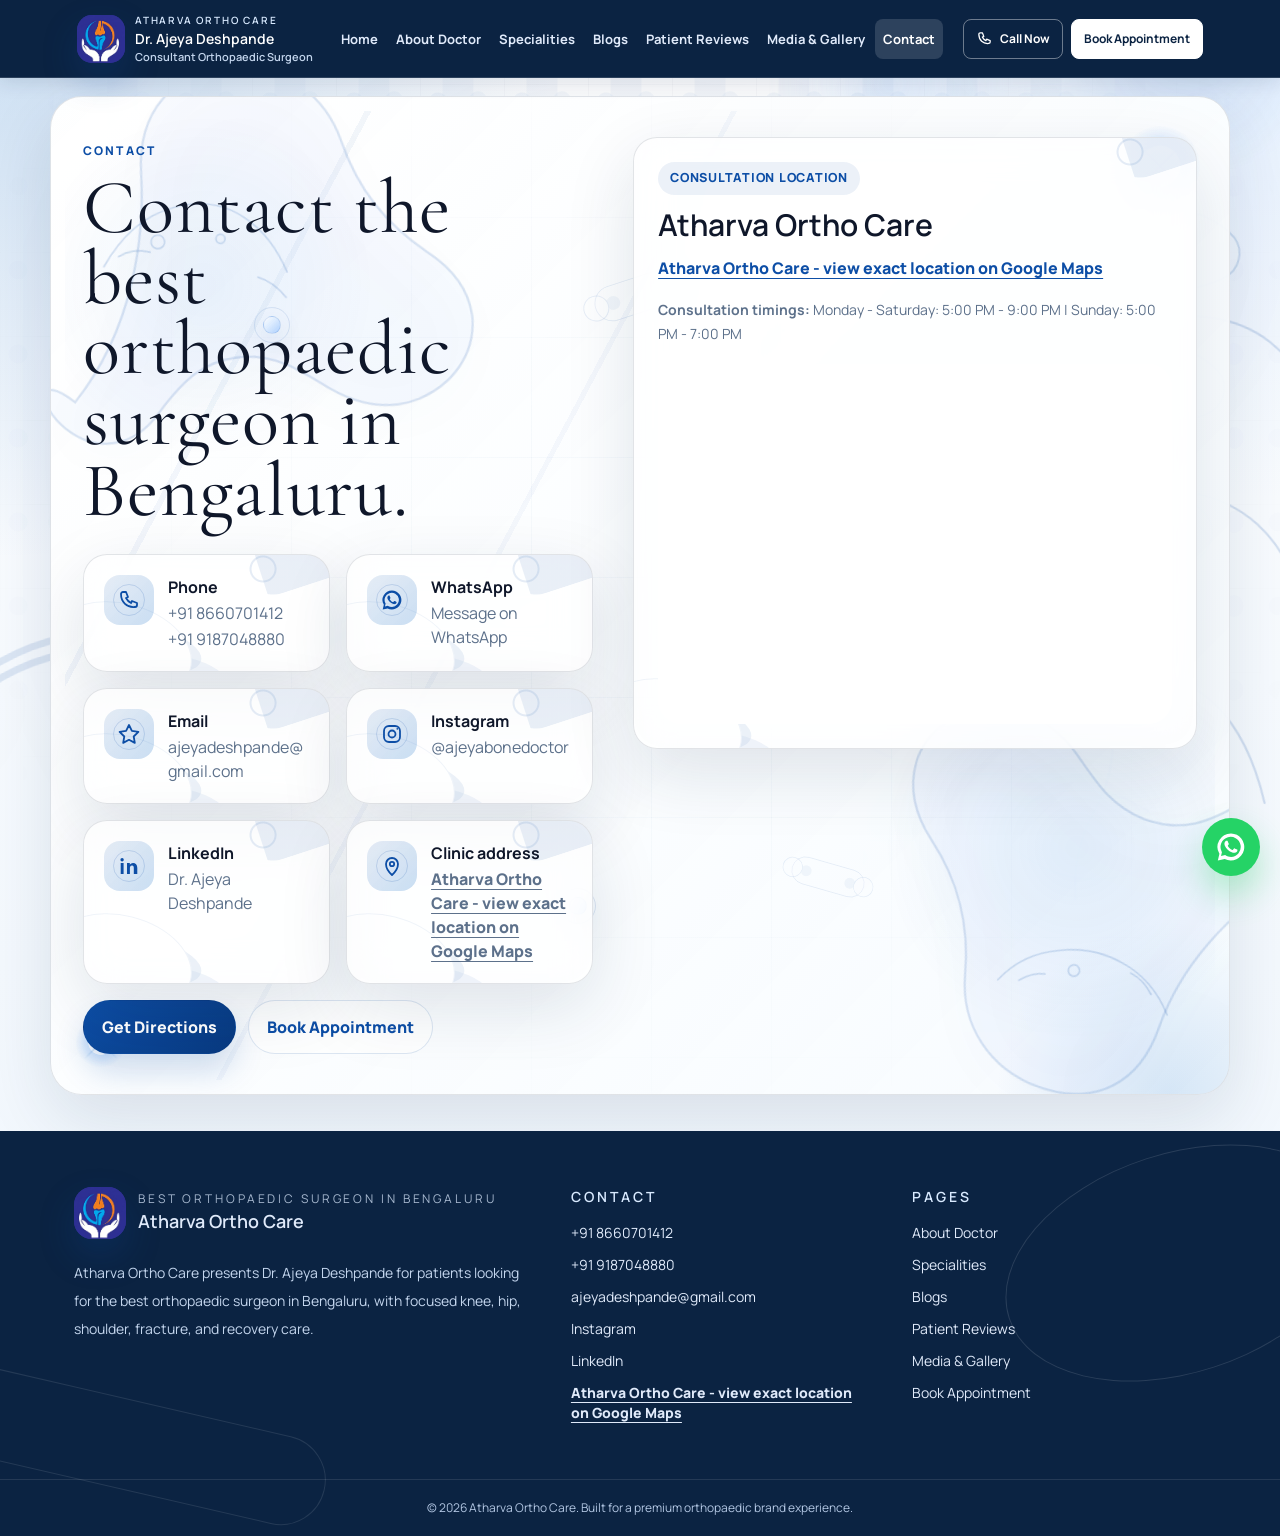
<file: contact.html>
﻿<!doctype html>
<html lang="en">
<head>
  <meta charset="utf-8">
  <meta name="viewport" content="width=device-width, initial-scale=1">
  <meta name="description" content="Contact Dr. Ajeya Deshpande at Atharva Ortho Care for orthopaedic consultation in Bengaluru.">
  <title>Contact orthopaedic Surgeon in Bengaluru | Atharva Ortho Care</title>
  <link rel="stylesheet" href="styles.css">
  <link rel="stylesheet" href="utilities.css">
  <link rel="icon" type="image/png" href="logo.png">
<link rel="shortcut icon" type="image/png" href="logo.png">
<link rel="apple-touch-icon" href="logo.png">
</head>
<body data-page="contact" class="min-h-screen bg-slate-50 text-slate-900 antialiased">
  <div id="app"></div>
  <script src="media-gallery.js"></script>
  <script src="app.js"></script>
</body>
</html>
</file>
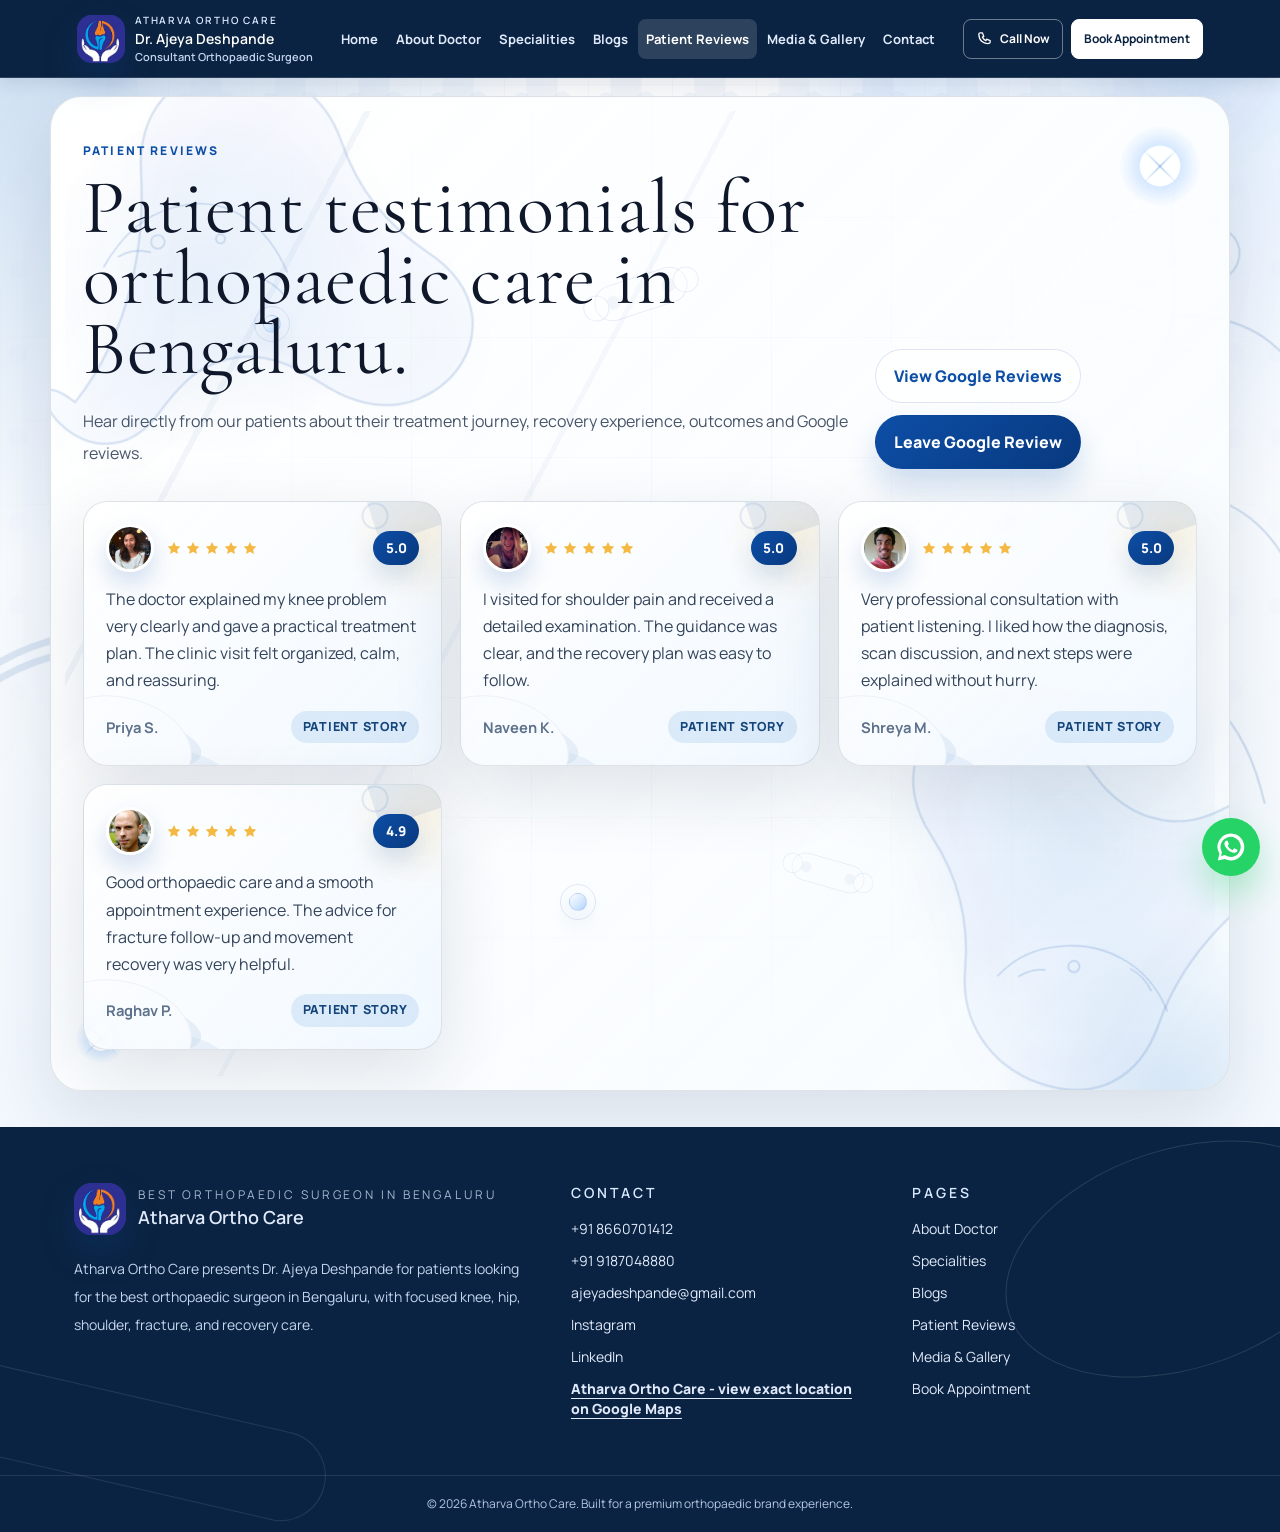
<file: reviews.html>
﻿<!doctype html>
<html lang="en">
<head>
  <meta charset="utf-8">
  <meta name="viewport" content="width=device-width, initial-scale=1">
  <meta name="description" content="Patient testimonials for Dr. Ajeya Deshpande and Atharva Ortho Care, trusted orthopaedic care in Bengaluru.">
  <title>Patient Reviews | orthopaedic Surgeon in Bengaluru</title>
  <link rel="stylesheet" href="styles.css">
  <link rel="stylesheet" href="utilities.css">
  <link rel="icon" type="image/png" href="logo.png">
<link rel="shortcut icon" type="image/png" href="logo.png">
<link rel="apple-touch-icon" href="logo.png">
</head>
<body data-page="reviews" class="min-h-screen bg-slate-50 text-slate-900 antialiased">
  <div id="app"></div>
  <script src="media-gallery.js"></script>
  <script src="app.js"></script>
</body>
</html>
</file>
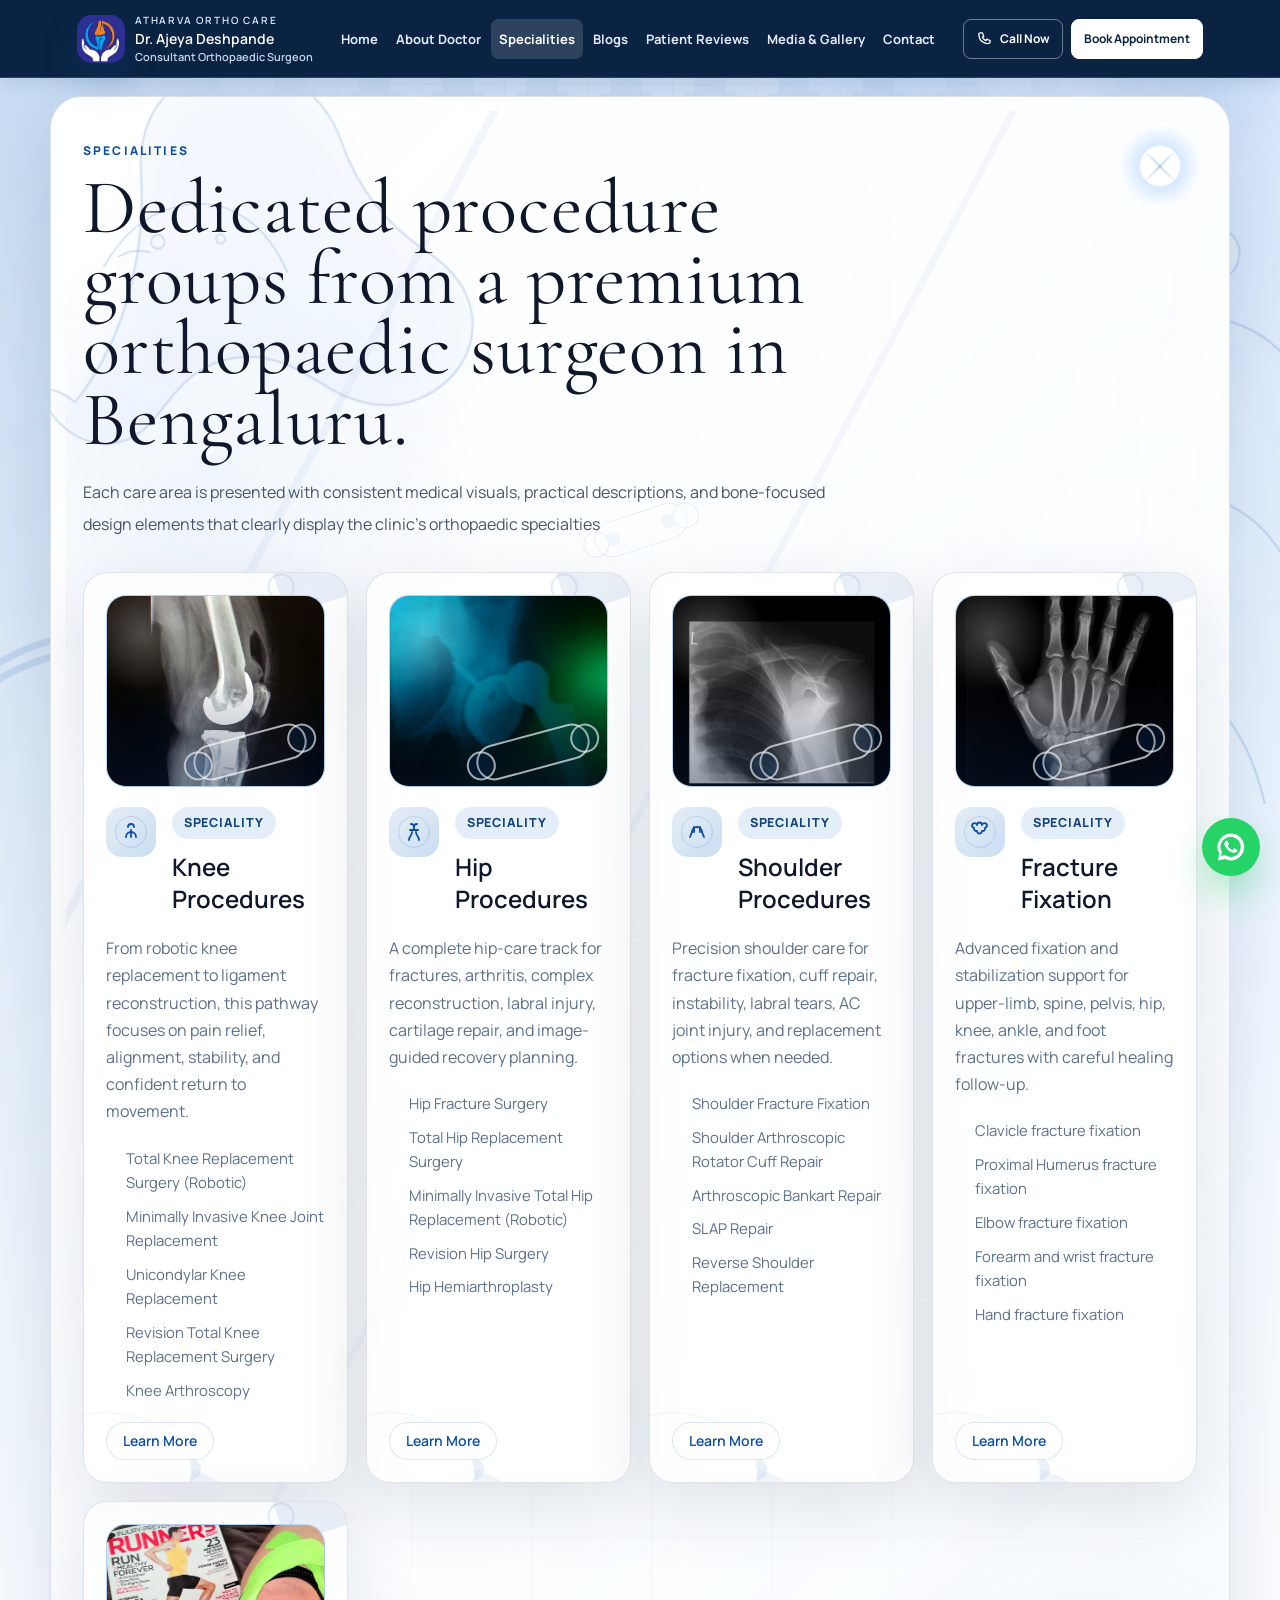
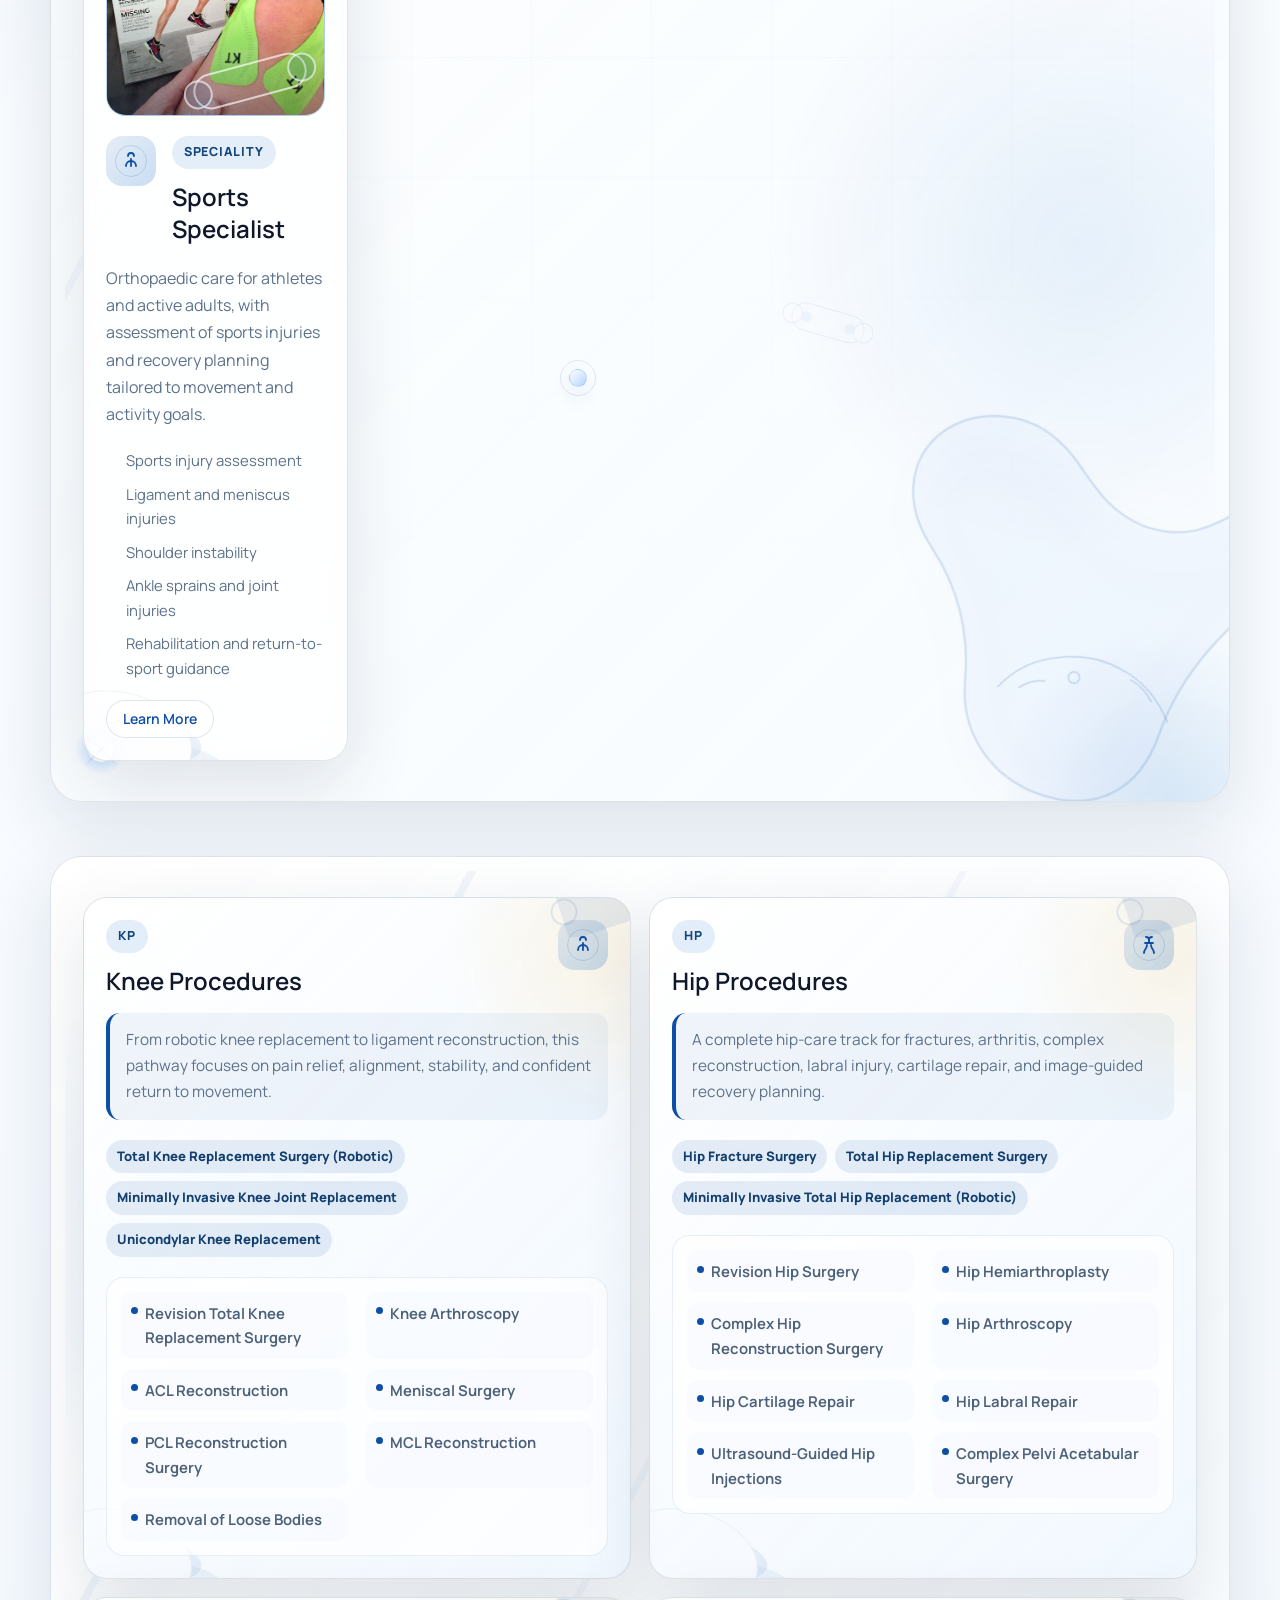
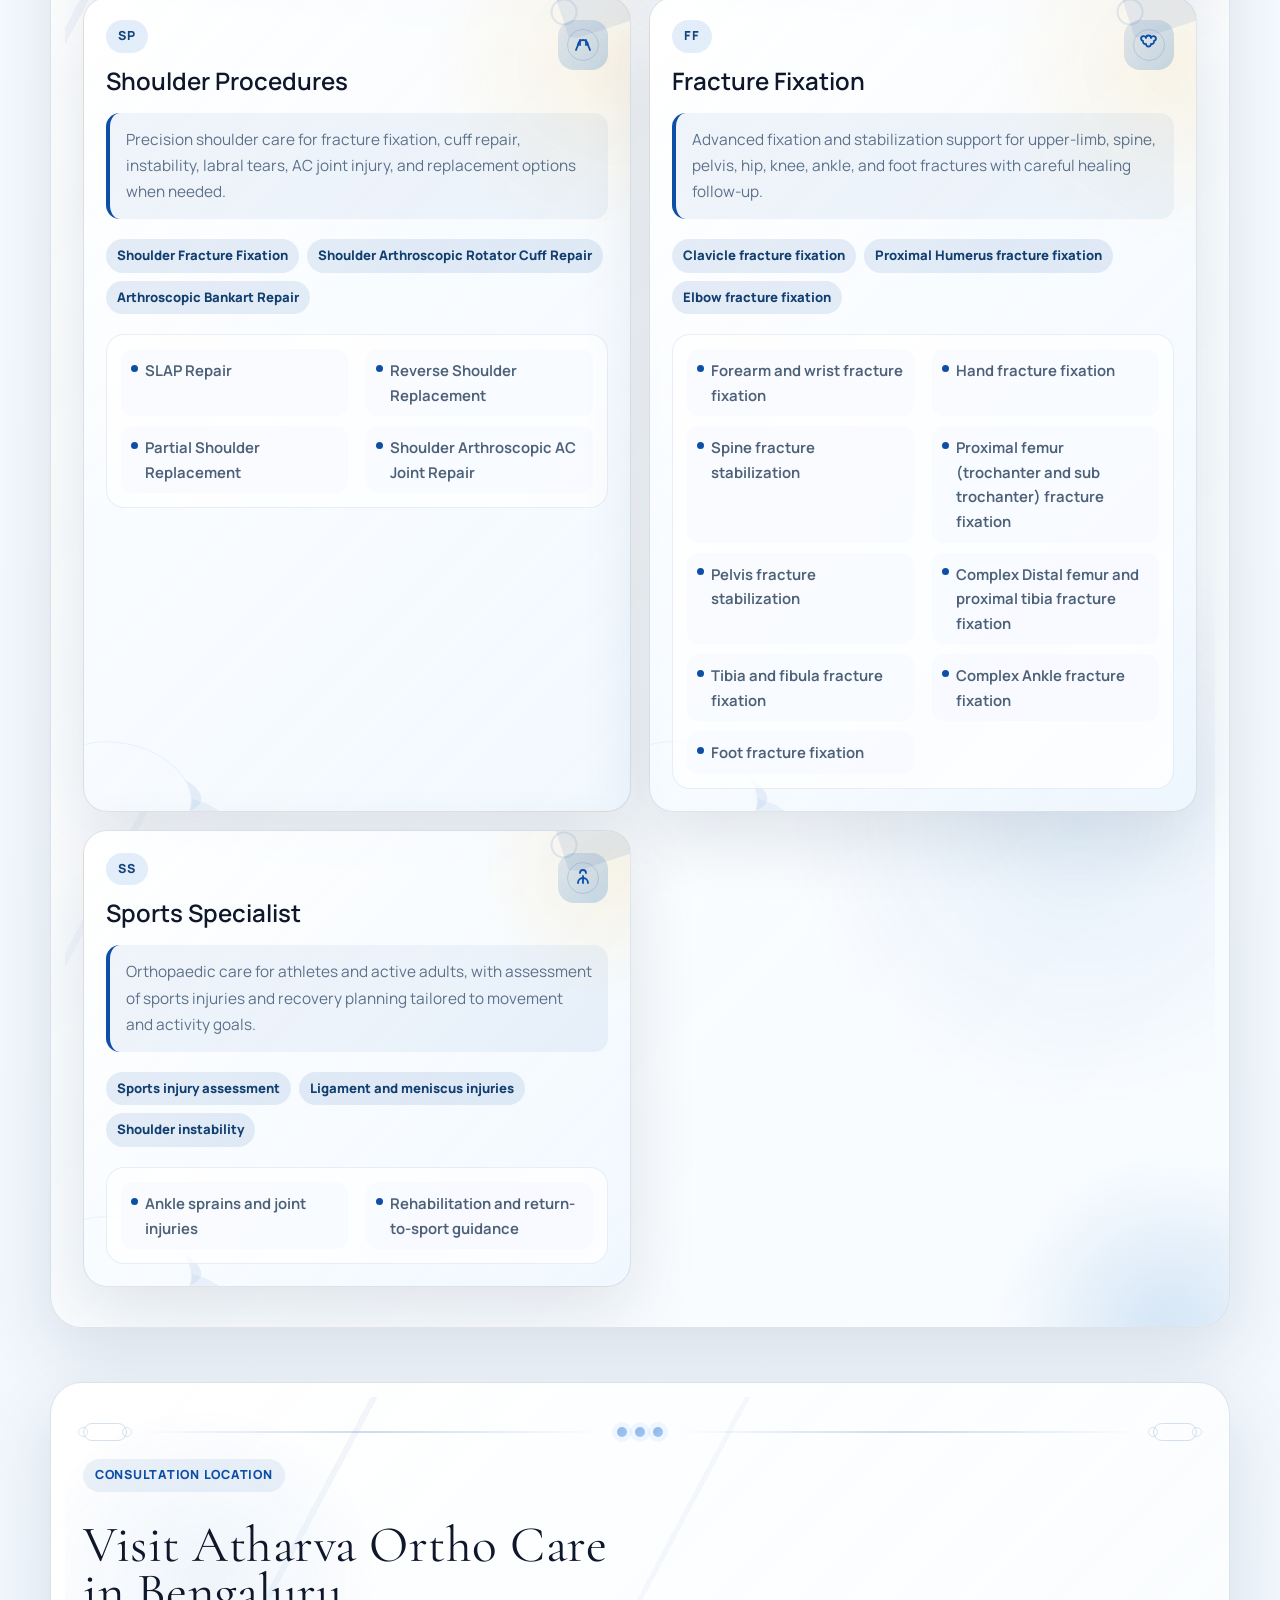
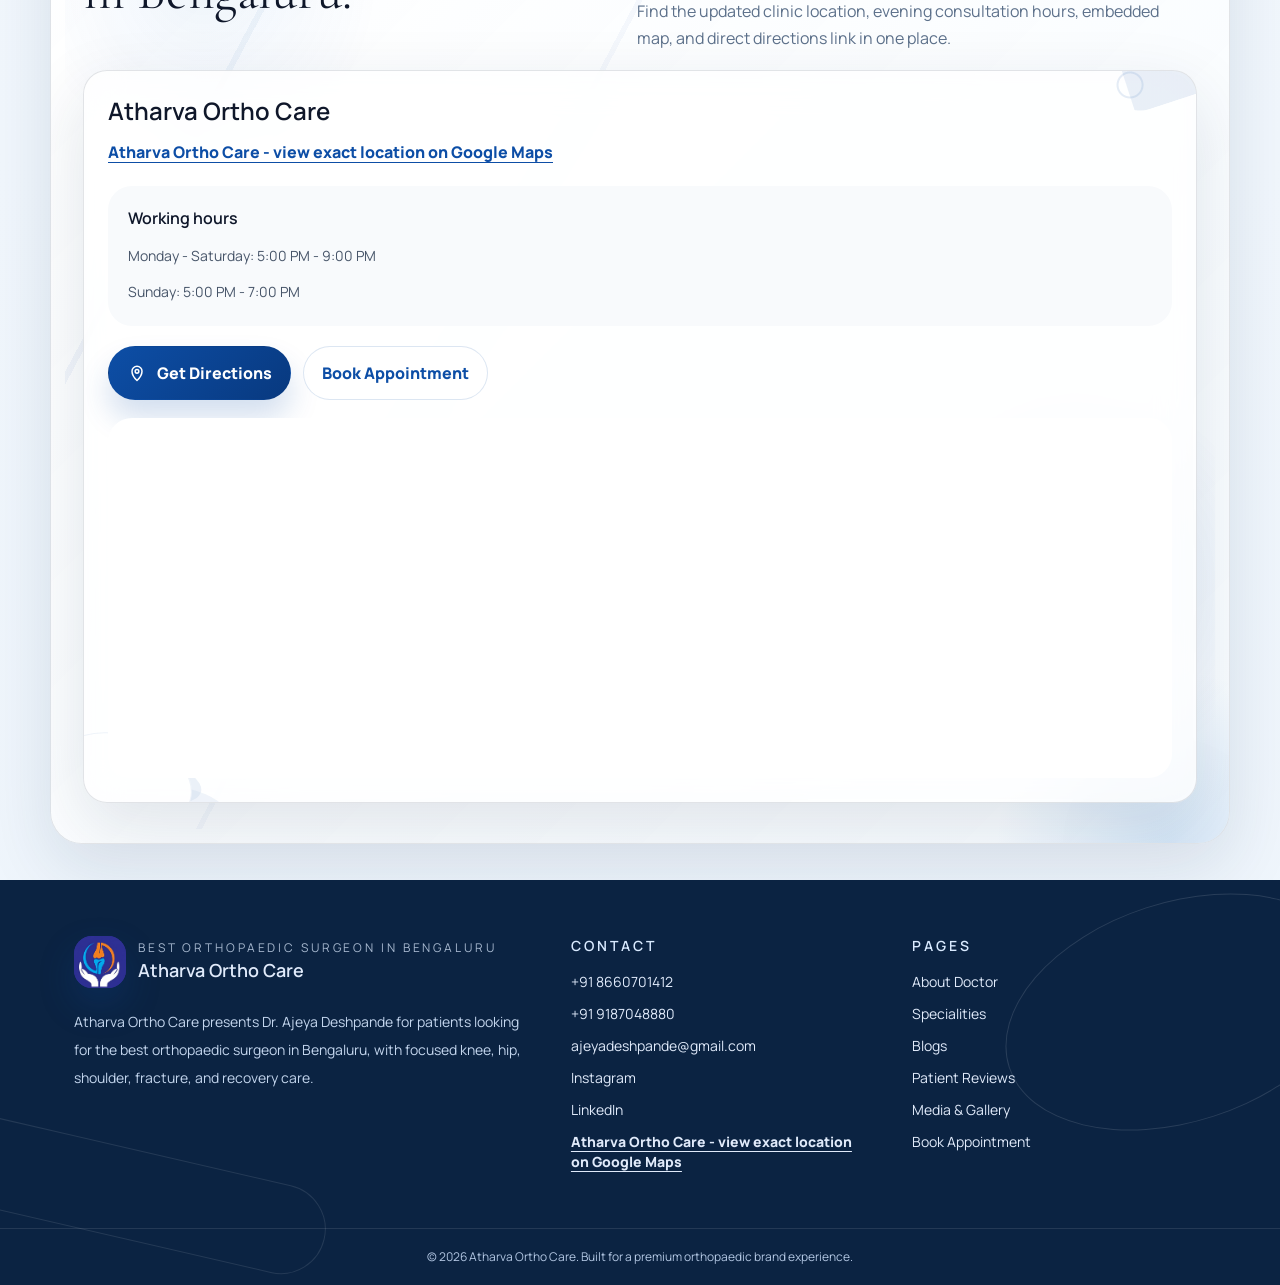
<file: specialities.html>
﻿<!doctype html>
<html lang="en">
<head>
  <meta charset="utf-8">
  <meta name="viewport" content="width=device-width, initial-scale=1">
  <meta name="description" content="orthopaedic specialities in Bengaluru including knee, hip, shoulder, sports injury, arthroscopy, trauma, fracture, and joint care.">
  <title>orthopaedic Specialities in Bengaluru | Atharva Ortho Care</title>
  <link rel="stylesheet" href="styles.css">
  <link rel="stylesheet" href="utilities.css">
  <link rel="icon" type="image/png" href="logo.png">
<link rel="shortcut icon" type="image/png" href="logo.png">
<link rel="apple-touch-icon" href="logo.png">
</head>
<body data-page="specialities" class="min-h-screen bg-slate-50 text-slate-900 antialiased">
  <div id="app"></div>
  <script src="media-gallery.js"></script>
  <script src="app.js"></script>
</body>
</html>
</file>
<file: styles.css>
@import url('https://fonts.googleapis.com/css2?family=Cormorant+Garamond:wght@500;600;700&family=Manrope:wght@400;500;600;700;800&display=swap');

:root {
  --bg: #f4f8fd;
  --panel: rgba(255, 255, 255, 0.78);
  --panel-strong: #ffffff;
  --text: #0d1e33;
  --muted: #5d718b;
  --line: rgba(16, 35, 61, 0.12);
  --blue: #0d4ea6;
  --blue-2: #1f73c9;
  --blue-soft: #d9eaff;
  --shadow: 0 24px 70px rgba(14, 42, 76, 0.12);
  --radius-xl: 32px;
  --radius-lg: 24px;
  --radius-md: 18px;
}

* { box-sizing: border-box; }
html { scroll-behavior: smooth; }
body {
  margin: 0;
  font-family: 'Manrope', sans-serif;
  color: var(--text);
  background:
    radial-gradient(circle at top left, rgba(31, 115, 201, 0.24), transparent 28%),
    radial-gradient(circle at top right, rgba(141, 193, 255, 0.24), transparent 25%),
    linear-gradient(180deg, #ffffff 0%, #f7fbff 44%, #eef5fc 100%);
  min-height: 100vh;
}
main {
  position: relative;
  z-index: 1;
}
.bone-loader {
  position: fixed;
  inset: 0;
  z-index: 9999;
  display: grid;
  place-items: center;
  padding: 24px;
  background:
    radial-gradient(circle at 48% 35%, rgba(255,255,255,0.98), rgba(238,246,255,0.94) 38%, rgba(13,78,166,0.12) 100%),
    linear-gradient(135deg, rgba(13,78,166,0.16), rgba(244,185,66,0.12));
  opacity: 1;
  visibility: visible;
  perspective: 1000px;
  overflow: hidden;
  transition: opacity 480ms ease, visibility 480ms ease;
}
.bone-loader::before {
  content: '';
  position: absolute;
  inset: -12%;
  background:
    radial-gradient(circle at 50% 48%, rgba(255,255,255,0) 0 18%, rgba(13,78,166,0.12) 19%, rgba(13,78,166,0) 48%),
    radial-gradient(circle at 50% 48%, rgba(244,185,66,0.14), rgba(244,185,66,0) 36%);
  transform: scale(0.64);
  opacity: 0.8;
  transition: transform 520ms cubic-bezier(.16,1,.3,1), opacity 520ms ease;
}
.bone-loader.is-hidden {
  opacity: 0;
  visibility: hidden;
  pointer-events: none;
}
.bone-loader.is-hidden::before {
  transform: scale(3.8);
  opacity: 0;
}
.bone-loader.is-hidden .loader-panel {
  transform: translateZ(220px) scale(1.32) translateY(-10px);
  opacity: 0;
  filter: blur(16px);
}
.bone-loader.is-hidden .loader-orbit {
  transform: rotate(18deg) scale(1.16);
}
.loader-panel {
  position: relative;
  z-index: 1;
  width: min(92vw, 420px);
  min-height: 340px;
  display: grid;
  place-items: center;
  gap: 18px;
  padding: 34px 28px;
  border-radius: 30px;
  background: rgba(255,255,255,0.78);
  border: 1px solid rgba(13,78,166,0.12);
  box-shadow: 0 30px 90px rgba(13,43,82,0.2);
  backdrop-filter: blur(18px);
  transform: scale(1);
  opacity: 1;
  animation: loaderPanelArrive 1800ms cubic-bezier(.16,1,.3,1) both;
  transform-style: preserve-3d;
  will-change: transform, opacity, filter;
  transition: transform 520ms cubic-bezier(.16,1,.3,1), opacity 520ms ease, filter 520ms ease;
}
.loader-orbit {
  position: relative;
  width: 210px;
  height: 170px;
  display: grid;
  place-items: center;
  will-change: transform;
  transition: transform 520ms cubic-bezier(.16,1,.3,1);
}
.loader-orbit::before,
.loader-orbit::after {
  content: '';
  position: absolute;
  border-radius: 50%;
  border: 1px solid rgba(13,78,166,0.16);
}
.loader-orbit::before {
  width: 172px;
  height: 172px;
  animation: loaderOrbit 0.62s linear infinite;
}
.loader-orbit::after {
  width: 118px;
  height: 118px;
  border-color: rgba(244,185,66,0.34);
  animation: loaderOrbit 0.44s linear infinite reverse;
}
.loader-bone {
  position: absolute;
  width: 190px;
  color: #fff;
  filter: drop-shadow(0 18px 24px rgba(13,43,82,0.18));
  transform-origin: center;
}
.loader-bone path:first-child {
  fill: #fff;
  stroke: rgba(13,78,166,0.28);
  stroke-width: 4;
}
.loader-bone path:not(.loader-plate, .loader-fracture):last-of-type {
  stroke: rgba(13,78,166,0.35);
  stroke-width: 5;
  stroke-linecap: round;
}
.loader-bone-version {
  opacity: 0;
  transform: scale(0.96) rotate(0deg);
  animation: loaderBoneSwap 1.8s linear infinite, loaderBoneGlow 0.9s ease-in-out infinite;
}
.bone-version-1 { animation-delay: 0s, 0s; }
.bone-version-2 { animation-delay: 0.45s, 0s; }
.bone-version-3 { animation-delay: 0.9s, 0s; }
.bone-version-4 { animation-delay: 1.35s, 0s; }
.loader-plate {
  stroke: #f4b942;
  stroke-width: 11;
  stroke-linecap: round;
}
.loader-screw {
  fill: #fff7d6;
  stroke: rgba(13,78,166,0.32);
  stroke-width: 2;
}
.loader-fracture {
  stroke: #0d4ea6;
  stroke-width: 4;
  stroke-linecap: round;
  stroke-linejoin: round;
  fill: none;
}
.loader-joint {
  position: relative;
  width: 76px;
  height: 76px;
  border-radius: 50%;
  background:
    radial-gradient(circle at 38% 34%, #ffffff 0 20%, rgba(127,183,255,0.56) 21% 44%, rgba(13,78,166,0.18) 45% 100%);
  border: 2px solid rgba(13,78,166,0.2);
  box-shadow: 0 0 0 12px rgba(13,78,166,0.07), 0 18px 38px rgba(13,43,82,0.16);
  animation: loaderPulse 0.52s ease-in-out infinite;
}
.loader-joint::before {
  content: '';
  position: absolute;
  inset: 17px;
  border-radius: 50%;
  border: 2px solid rgba(13,78,166,0.18);
}
.loader-copy {
  display: grid;
  gap: 6px;
  text-align: center;
}
.loader-copy strong {
  font-family: 'Cormorant Garamond', serif;
  font-size: clamp(1.9rem, 6vw, 2.6rem);
  line-height: 1;
  color: var(--text);
}
.loader-copy span {
  color: var(--muted);
  font-size: 0.92rem;
  font-weight: 700;
}
.loader-progress {
  width: min(260px, 72vw);
  height: 8px;
  overflow: hidden;
  border-radius: 999px;
  background: rgba(13,78,166,0.1);
}
.loader-progress span {
  display: block;
  width: 44%;
  height: 100%;
  border-radius: inherit;
  background: linear-gradient(90deg, var(--blue), var(--gold));
  animation: loaderProgress 0.42s ease-in-out infinite;
}
body::before {
  content: '';
  position: fixed;
  inset: 0;
  pointer-events: none;
  background-image:
    radial-gradient(ellipse at 18px 18px, rgba(13,78,166,0.06) 0 9px, transparent 10px),
    radial-gradient(ellipse at 58px 18px, rgba(13,78,166,0.05) 0 9px, transparent 10px),
    linear-gradient(90deg, transparent 0 22px, rgba(13,78,166,0.05) 23px 53px, transparent 54px),
    linear-gradient(rgba(16, 35, 61, 0.035) 1px, transparent 1px),
    linear-gradient(90deg, rgba(16, 35, 61, 0.035) 1px, transparent 1px);
  background-size: 84px 84px;
  mask-image: radial-gradient(circle at center, black 46%, transparent 92%);
  opacity: 0.72;
}
body::after {
  content: '';
  position: fixed;
  inset: -10% -8% auto auto;
  width: min(52vw, 760px);
  height: min(52vw, 760px);
  pointer-events: none;
  background:
    radial-gradient(circle at 26% 26%, rgba(127, 183, 255, 0.18), transparent 18%),
    radial-gradient(circle at 72% 18%, rgba(11, 78, 166, 0.16), transparent 20%),
    radial-gradient(circle at 50% 50%, rgba(255, 255, 255, 0.65), transparent 34%),
    radial-gradient(circle at 50% 50%, rgba(11, 78, 166, 0.07), transparent 58%);
  filter: blur(2px);
  opacity: 0.72;
  z-index: -2;
}
.skeletal-backdrop {
  position: fixed;
  inset: 0;
  overflow: hidden;
  pointer-events: none;
  z-index: 0;
}
.backbone-art {
  position: absolute;
  opacity: 0.52;
  filter: drop-shadow(0 24px 44px rgba(13, 78, 166, 0.08));
}
.backbone-art path,
.backbone-art circle {
  vector-effect: non-scaling-stroke;
}
.backbone-art-a {
  width: min(34vw, 440px);
  min-width: 260px;
  right: -56px;
  top: 12vh;
  transform: rotate(8deg);
}
.backbone-art-b {
  width: min(50vw, 680px);
  min-width: 340px;
  left: -150px;
  top: 56vh;
  transform: rotate(-12deg);
}
.backbone-art-c {
  width: min(36vw, 470px);
  min-width: 270px;
  right: 7vw;
  bottom: 5vh;
  transform: rotate(-10deg);
}
.spine-line,
.rib,
.long-bone,
.joint-ring,
.cartilage-line {
  stroke: rgba(13, 78, 166, 0.4);
  stroke-width: 3;
  stroke-linecap: round;
  stroke-linejoin: round;
}
.vertebrae path,
.backbone-art-b circle,
.backbone-art-c circle {
  fill: rgba(255, 255, 255, 0.38);
  stroke: rgba(13, 78, 166, 0.3);
  stroke-width: 2;
}
.rib {
  stroke-width: 2.2;
  opacity: 0.78;
}
.long-bone {
  stroke-width: 7;
  opacity: 0.58;
}
.joint-ring {
  stroke-width: 3.2;
  opacity: 0.58;
}
.cartilage-line {
  stroke: rgba(31, 115, 201, 0.34);
  stroke-width: 2.4;
}
.bone-cloud {
  position: absolute;
  width: 360px;
  height: 360px;
  border-radius: 50%;
  background:
    radial-gradient(circle at 34% 36%, rgba(255,255,255,0.7), transparent 16%),
    radial-gradient(circle at 66% 44%, rgba(127,183,255,0.22), transparent 22%),
    radial-gradient(circle at 50% 50%, rgba(13,78,166,0.06), transparent 60%);
  filter: blur(1px);
}
.bone-cloud-a {
  left: 8vw;
  top: 18vh;
}
.bone-cloud-b {
  right: 18vw;
  top: 72vh;
  transform: scale(0.72);
}
.xray-plate {
  position: absolute;
  width: 240px;
  height: 340px;
  border-radius: 30px;
  border: 1px solid rgba(13,78,166,0.12);
  background:
    radial-gradient(ellipse at 50% 22%, rgba(255,255,255,0.3) 0 18%, transparent 19%),
    radial-gradient(ellipse at 50% 58%, rgba(13,78,166,0.12) 0 7%, transparent 8%),
    linear-gradient(180deg, rgba(13,78,166,0.08), rgba(127,183,255,0.05));
  box-shadow: inset 0 0 0 1px rgba(255,255,255,0.38), 0 24px 60px rgba(13,78,166,0.08);
}
.xray-plate::before {
  content: '';
  position: absolute;
  left: 50%;
  top: 18%;
  width: 56px;
  height: 210px;
  border-radius: 999px;
  border: 2px solid rgba(13,78,166,0.16);
  transform: translateX(-50%);
}
.xray-plate::after {
  content: '';
  position: absolute;
  left: 50%;
  bottom: 40px;
  width: 146px;
  height: 82px;
  border-radius: 50%;
  border: 2px solid rgba(13,78,166,0.14);
  transform: translateX(-50%);
}
.xray-plate-a {
  left: 52vw;
  top: 18vh;
  transform: rotate(-9deg);
  opacity: 0.34;
}
.xray-plate-b {
  left: 9vw;
  bottom: 4vh;
  transform: rotate(12deg) scale(0.78);
  opacity: 0.28;
}
img { display: block; max-width: 100%; }
a { color: inherit; text-decoration: none; }
button, input, textarea, select { font: inherit; }

.shell { width: min(1180px, calc(100% - 28px)); margin: 0 auto; }
.glass {
  background: var(--panel);
  backdrop-filter: blur(18px);
  border: 1px solid rgba(255,255,255,0.55);
  box-shadow: var(--shadow);
}
.panel {
  position: relative;
  overflow: hidden;
  border-radius: var(--radius-xl);
  border: 1px solid var(--line);
  background:
    linear-gradient(135deg, rgba(255,255,255,0.9), rgba(246,251,255,0.82)),
    rgba(255,255,255,0.82);
  box-shadow: var(--shadow);
}
.panel > * {
  position: relative;
  z-index: 1;
}
.panel::before {
  content: '';
  position: absolute;
  inset: 14px;
  pointer-events: none;
  border-radius: calc(var(--radius-xl) - 10px);
  background:
    linear-gradient(118deg, transparent 0 18%, rgba(13,78,166,0.055) 18% 18.4%, transparent 18.4% 40%, rgba(13,78,166,0.045) 40% 40.35%, transparent 40.35%),
    radial-gradient(circle at 12% 18%, rgba(31,115,201,0.08), transparent 14%),
    radial-gradient(circle at 88% 76%, rgba(31,115,201,0.1), transparent 16%);
  opacity: 0.88;
}
.panel::after {
  content: '';
  position: absolute;
  inset: auto -120px -180px auto;
  width: 360px;
  height: 360px;
  border-radius: 50%;
  background: radial-gradient(circle, rgba(31, 115, 201, 0.16), transparent 68%);
  pointer-events: none;
}
.brand-mark {
  display: inline-grid;
  place-items: center;
  background: #302f91;
  color: #fff;
  box-shadow: 0 16px 36px rgba(13, 78, 166, 0.22);
}
.address-link {
  color: var(--blue);
  font-weight: 800;
  text-decoration: underline;
  text-decoration-thickness: 1px;
  text-underline-offset: 4px;
}
.address-link:hover {
  color: #08397f;
}
.brand-mark.small { width: 52px; height: 52px; border-radius: 18px; }
.brand-mark.large { width: 88px; height: 88px; border-radius: 28px; }
.brand-mark-small { width: 52px; height: 52px; border-radius: 18px; }
.brand-mark-large { width: 88px; height: 88px; border-radius: 28px; }
.brand-title {
  width: fit-content;
  padding: 0;
  border-radius: 0;
  background: transparent;
  color: #0d4ea6;
  box-shadow: none;
}
.logo-fallback {
  font-size: 0.72rem;
  font-weight: 800;
  letter-spacing: 0.2em;
  text-transform: uppercase;
}
.logo-mark {
  width: 100%;
  height: 100%;
  display: block;
  object-fit: contain;
  object-position: center;
}
.pill {
  display: inline-flex;
  align-items: center;
  gap: 8px;
  padding: 8px 14px;
  border-radius: 999px;
  background: rgba(13, 78, 166, 0.08);
  color: var(--blue);
  font-size: 0.79rem;
  font-weight: 800;
  letter-spacing: 0.08em;
  text-transform: uppercase;
}
.pill::before {
  content: '';
  width: 8px;
  height: 8px;
  border-radius: 50%;
  background: var(--blue-2);
  box-shadow: 0 0 0 5px rgba(31, 115, 201, 0.12);
}
.kicker {
  letter-spacing: 0.18em;
  text-transform: uppercase;
  color: var(--blue);
  font-weight: 800;
  font-size: 0.75rem;
}
.title {
  font-family: 'Cormorant Garamond', serif;
  letter-spacing: 0.01em;
  line-height: 0.92;
  margin: 0;
}
.title.hero { font-size: clamp(3rem, 6.8vw, 5.9rem); }
.title.page { font-size: clamp(2.8rem, 6vw, 4.8rem); }
.title.section { font-size: clamp(2rem, 4vw, 3.2rem); }
.lede { color: var(--muted); line-height: 1.85; font-size: 1.03rem; max-width: 66ch; }
.nav-link {
  padding: 10px 14px;
  border-radius: 999px;
  color: var(--muted);
  font-weight: 700;
  font-size: 0.92rem;
  transition: 180ms ease;
}
.nav-link:hover,
.nav-link[aria-current='page'] {
  background: rgba(13, 78, 166, 0.08);
  color: var(--blue);
}
.btn {
  display: inline-flex;
  align-items: center;
  justify-content: center;
  gap: 10px;
  padding: 14px 18px;
  border-radius: 999px;
  border: 1px solid transparent;
  font-weight: 800;
  transition: 180ms ease;
  white-space: nowrap;
}
.btn:hover { transform: translateY(-1px); }
.btn-primary {
  background: linear-gradient(135deg, var(--blue), #08397f);
  color: #fff;
  box-shadow: 0 18px 30px rgba(13, 78, 166, 0.18);
}
.btn-secondary {
  background: rgba(255,255,255,0.82);
  border-color: rgba(13, 78, 166, 0.14);
  color: var(--blue);
}
.btn-ghost {
  background: rgba(13, 78, 166, 0.06);
  color: var(--blue);
  border-color: rgba(13, 78, 166, 0.08);
}
.button-primary {
  background: linear-gradient(135deg, var(--blue), #08397f);
  color: #fff;
  box-shadow: 0 18px 30px rgba(13, 78, 166, 0.18);
}
.button-secondary {
  background: rgba(255,255,255,0.82);
  border: 1px solid rgba(13, 78, 166, 0.14);
  color: var(--blue);
}
.button-ghost {
  background: rgba(13, 78, 166, 0.06);
  color: var(--blue);
  border: 1px solid rgba(13, 78, 166, 0.08);
}
.page-nav-link {
  padding: 10px 14px;
  border-radius: 999px;
  color: var(--muted);
  font-weight: 700;
  font-size: 0.92rem;
  transition: 180ms ease;
}
.page-nav-link:hover,
.page-nav-link[aria-current='page'] {
  background: rgba(13, 78, 166, 0.08);
  color: var(--blue);
}
.footer-link { color: rgba(255,255,255,0.78); }
.footer-link:hover { color: #fff; }
.outline-pill {
  display: inline-flex;
  align-items: center;
  justify-content: center;
  border: 1px solid rgba(16, 35, 61, 0.12);
  background: rgba(255,255,255,0.84);
  border-radius: 999px;
}
.icon-box {
  width: 50px;
  height: 50px;
  border-radius: 16px;
  display: grid;
  place-items: center;
  flex-shrink: 0;
  background: linear-gradient(135deg, rgba(13, 78, 166, 0.1), rgba(31, 115, 201, 0.24));
}
.icon-box svg { width: 24px; height: 24px; color: var(--blue); }
.icon-box {
  position: relative;
}
.icon-box::after {
  content: '';
  position: absolute;
  inset: 9px;
  border-radius: 50%;
  border: 1px solid rgba(13,78,166,0.16);
}
.card,
.stat,
.review,
.gallery,
.location,
.contact,
.appointment,
.step,
.cta {
  background: var(--panel);
  border: 1px solid var(--line);
  box-shadow: var(--shadow);
  backdrop-filter: blur(18px);
}
.service-card,
.info-card,
.cta-card {
  position: relative;
  overflow: hidden;
  border-radius: var(--radius-lg);
  border: 1px solid rgba(16, 35, 61, 0.08);
  background: rgba(255,255,255,0.86);
  box-shadow: 0 16px 40px rgba(13, 43, 82, 0.08);
}
.service-card::before,
.info-card::before,
.cta-card::before {
  content: '';
  position: absolute;
  inset: 0;
  background: linear-gradient(135deg, rgba(31, 115, 201, 0.06), transparent 55%);
  pointer-events: none;
}
.service-icon {
  width: 52px;
  height: 52px;
  border-radius: 18px;
  display: grid;
  place-items: center;
  background: linear-gradient(135deg, var(--blue), #08397f);
  color: #fff;
  font-size: 0.78rem;
  font-weight: 800;
  letter-spacing: 0.12em;
  box-shadow: 0 14px 28px rgba(13, 78, 166, 0.18);
}
.badge-soft {
  display: inline-flex;
  padding: 7px 12px;
  border-radius: 999px;
  background: rgba(31, 115, 201, 0.12);
  color: #14457b;
  font-size: 0.78rem;
  font-weight: 800;
  letter-spacing: 0.06em;
  text-transform: uppercase;
}
.card,
.review,
.gallery,
.location,
.contact,
.appointment,
.step,
.cta { border-radius: var(--radius-lg); }
.card,
.review,
.gallery,
.location,
.contact,
.appointment,
.step {
  position: relative;
  overflow: hidden;
}
.card::before,
.review::before,
.gallery::before,
.location::before,
.contact::before,
.appointment::before,
.step::before {
  content: '';
  position: absolute;
  right: -34px;
  top: -28px;
  width: 120px;
  height: 58px;
  pointer-events: none;
  opacity: 0.68;
  background:
    radial-gradient(circle at 18px 29px, transparent 0 11px, rgba(13,78,166,0.16) 12px 13px, transparent 14px),
    radial-gradient(circle at 102px 29px, transparent 0 11px, rgba(13,78,166,0.16) 12px 13px, transparent 14px),
    linear-gradient(90deg, transparent 0 14px, rgba(13,78,166,0.13) 15px 105px, transparent 106px);
  border-radius: 999px;
  transform: rotate(-18deg);
}
.card::after,
.review::after,
.gallery::after,
.location::after,
.contact::after,
.appointment::after,
.step::after {
  content: '';
  position: absolute;
  left: -36px;
  bottom: -28px;
  width: 145px;
  height: 96px;
  pointer-events: none;
  opacity: 0.34;
  border-radius: 50%;
  border: 1.5px solid rgba(13,78,166,0.18);
  box-shadow:
    36px -10px 0 -28px rgba(13,78,166,0.22),
    70px 6px 0 -32px rgba(13,78,166,0.18);
  transform: rotate(14deg);
}
.card > *,
.review > *,
.gallery > *,
.location > *,
.contact > *,
.appointment > *,
.step > * {
  position: relative;
  z-index: 1;
}
.service-photo {
  position: relative;
  overflow: hidden;
  border-radius: 20px;
  min-height: 168px;
  background:
    linear-gradient(135deg, rgba(13,78,166,0.18), rgba(127,183,255,0.18)),
    #eaf4ff;
  border: 1px solid rgba(13,78,166,0.12);
}
.service-photo img {
  width: 100%;
  height: 190px;
  object-fit: cover;
  filter: saturate(1.06) contrast(1.02);
}
.service-photo::after {
  content: '';
  position: absolute;
  inset: 0;
  background:
    linear-gradient(180deg, transparent 42%, rgba(7,28,58,0.42)),
    radial-gradient(circle at 16% 20%, rgba(255,255,255,0.26), transparent 24%);
  pointer-events: none;
}
.service-photo-bone {
  position: absolute;
  right: 16px;
  bottom: 16px;
  width: 116px;
  height: 36px;
  border-radius: 999px;
  border: 2px solid rgba(255,255,255,0.66);
  transform: rotate(-15deg);
  z-index: 1;
}
.service-photo-bone::before,
.service-photo-bone::after {
  content: '';
  position: absolute;
  top: 50%;
  width: 29px;
  height: 29px;
  border-radius: 50%;
  border: 2px solid rgba(255,255,255,0.62);
  background: rgba(13,78,166,0.14);
  transform: translateY(-50%);
}
.service-photo-bone::before { left: -12px; }
.service-photo-bone::after { right: -12px; }
.qualification-card {
  min-height: 100%;
}
.qualification-showcase {
  position: relative;
  display: grid;
  grid-template-columns: minmax(180px, 0.7fr) 1fr;
  gap: 22px;
  align-items: center;
  overflow: hidden;
  min-height: 330px;
}
.qualification-showcase > * {
  position: relative;
  z-index: 1;
}
.qualification-art {
  grid-row: span 2;
  position: relative;
  min-height: 300px;
  border-radius: 28px;
  background:
    radial-gradient(circle at 50% 18%, rgba(255,255,255,0.82), transparent 22%),
    linear-gradient(180deg, rgba(13,78,166,0.12), rgba(127,183,255,0.1));
  border: 1px solid rgba(13,78,166,0.12);
  box-shadow: inset 0 0 0 1px rgba(255,255,255,0.58);
}
.bone-column {
  position: absolute;
  left: 50%;
  top: 28px;
  width: 64px;
  height: 230px;
  transform: translateX(-50%);
}
.bone-column::before {
  content: '';
  position: absolute;
  left: 50%;
  top: 0;
  bottom: 0;
  width: 8px;
  border-radius: 999px;
  background: rgba(13,78,166,0.16);
  transform: translateX(-50%);
}
.bone-column span {
  position: absolute;
  left: 50%;
  width: 74px;
  height: 30px;
  border-radius: 999px;
  border: 2px solid rgba(13,78,166,0.22);
  background: rgba(255,255,255,0.44);
  transform: translateX(-50%);
}
.bone-column span:nth-child(1) { top: 4px; }
.bone-column span:nth-child(2) { top: 48px; width: 86px; }
.bone-column span:nth-child(3) { top: 95px; width: 96px; }
.bone-column span:nth-child(4) { top: 145px; width: 88px; }
.bone-column span:nth-child(5) { top: 194px; width: 76px; }
.joint-diagram {
  position: absolute;
  border-radius: 50%;
  border: 2px solid rgba(13,78,166,0.18);
  background: rgba(255,255,255,0.24);
}
.joint-diagram::before,
.joint-diagram::after {
  content: '';
  position: absolute;
  border-radius: 50%;
  border: 1.5px solid rgba(13,78,166,0.18);
}
.joint-diagram-a {
  width: 92px;
  height: 92px;
  right: 18px;
  top: 28px;
}
.joint-diagram-a::before { inset: 18px; }
.joint-diagram-a::after { inset: 34px; }
.joint-diagram-b {
  width: 112px;
  height: 112px;
  left: 16px;
  bottom: 22px;
}
.joint-diagram-b::before { inset: 24px; }
.joint-diagram-b::after { inset: 44px; }
.long-bone-diagram {
  position: absolute;
  right: 16px;
  bottom: 44px;
  width: 132px;
  height: 36px;
  border-radius: 999px;
  border: 2px solid rgba(13,78,166,0.2);
  transform: rotate(-22deg);
}
.long-bone-diagram::before,
.long-bone-diagram::after {
  content: '';
  position: absolute;
  top: 50%;
  width: 30px;
  height: 30px;
  border-radius: 50%;
  border: 2px solid rgba(13,78,166,0.18);
  transform: translateY(-50%);
}
.long-bone-diagram::before { left: -12px; }
.long-bone-diagram::after { right: -12px; }
.qualification-chips,
.expertise-cloud {
  display: flex;
  flex-wrap: wrap;
  gap: 10px;
}
.qualification-chips span,
.expertise-cloud span {
  display: inline-flex;
  align-items: center;
  border-radius: 999px;
  border: 1px solid rgba(13,78,166,0.12);
  background: rgba(255,255,255,0.78);
  color: #14457b;
  font-size: 0.86rem;
  font-weight: 800;
  padding: 10px 13px;
  box-shadow: 0 10px 22px rgba(13,43,82,0.06);
}
.expertise-cloud span {
  color: var(--muted);
  font-weight: 700;
}
.hero-shell {
  position: relative;
  overflow: hidden;
  isolation: isolate;
  border-radius: 34px;
  border: 1px solid rgba(13, 78, 166, 0.22);
  background:
    radial-gradient(circle at 76% 42%, rgba(0, 178, 255, 0.24), transparent 34%),
    radial-gradient(circle at 18% 18%, rgba(255,255,255,0.52), transparent 28%),
    linear-gradient(135deg, #071d3d 0%, #0d4ea6 46%, #ddecff 100%);
  box-shadow: 0 30px 90px rgba(7, 29, 61, 0.24);
}
.bone-ornament {
  position: absolute;
  inset: 0;
  pointer-events: none;
  opacity: 0.95;
}
.bone-arc {
  position: absolute;
  width: min(44vw, 560px);
  height: min(44vw, 560px);
  filter: drop-shadow(0 18px 34px rgba(13, 78, 166, 0.12));
}
.bone-arc path {
  stroke: rgba(13, 78, 166, 0.15);
  stroke-width: 1.4;
  fill: rgba(213, 233, 255, 0.18);
}
.bone-arc-left {
  top: -120px;
  left: -110px;
  transform: rotate(-8deg);
}
.bone-arc-right {
  right: -150px;
  bottom: -160px;
  transform: rotate(16deg);
}
.bone-doodle {
  position: absolute;
  width: 250px;
  height: 250px;
  stroke: rgba(13, 78, 166, 0.18);
  stroke-width: 1.5;
  stroke-linecap: round;
  stroke-linejoin: round;
  fill: none;
  filter: drop-shadow(0 10px 24px rgba(13, 78, 166, 0.08));
}
.bone-doodle::before {
  content: '';
}
.bone-doodle path,
.bone-doodle circle {
  fill: none;
}
.bone-doodle-a {
  top: 20px;
  left: 22px;
  transform: rotate(-8deg);
}
.bone-doodle-b {
  right: 10px;
  bottom: 18px;
  transform: rotate(14deg);
}
.doodle-spark {
  position: absolute;
  border-radius: 50%;
  pointer-events: none;
  background: radial-gradient(circle, rgba(255,255,255,0.96) 0 34%, rgba(127,183,255,0.34) 36%, transparent 70%);
  opacity: 0.9;
}
.doodle-spark::before,
.doodle-spark::after {
  content: '';
  position: absolute;
  inset: 50% auto auto 50%;
  width: 48px;
  height: 1.5px;
  background: linear-gradient(90deg, transparent, rgba(31,115,201,0.34), transparent);
  transform: translate(-50%, -50%) rotate(45deg);
}
.doodle-spark::after {
  transform: translate(-50%, -50%) rotate(-45deg);
}
.doodle-spark-a {
  width: 82px;
  height: 82px;
  top: 28px;
  right: 28px;
}
.doodle-spark-b {
  width: 52px;
  height: 52px;
  left: 24px;
  bottom: 26px;
}
.mini-bone-sketch {
  width: 44px;
  height: 18px;
  border-radius: 999px;
  border: 1.4px solid rgba(13, 78, 166, 0.22);
  position: relative;
  flex: 0 0 auto;
}
.mini-bone-sketch::before,
.mini-bone-sketch::after {
  content: '';
  position: absolute;
  top: 50%;
  width: 10px;
  height: 10px;
  border-radius: 50%;
  border: 1.4px solid rgba(13, 78, 166, 0.18);
  transform: translateY(-50%);
}
.mini-bone-sketch::before { left: -6px; }
.mini-bone-sketch::after { right: -6px; }
.mini-bone-right { transform: scaleX(-1); }
.joint-node {
  position: absolute;
  width: 18px;
  height: 18px;
  border-radius: 50%;
  background: linear-gradient(135deg, #fff, rgba(127, 183, 255, 0.6));
  border: 1px solid rgba(13, 78, 166, 0.16);
  box-shadow: 0 10px 24px rgba(13, 78, 166, 0.16);
}
.joint-node::after {
  content: '';
  position: absolute;
  inset: -10px;
  border-radius: 50%;
  border: 1px solid rgba(13, 78, 166, 0.12);
}
.joint-node-a { top: 22%; left: 18%; }
.joint-node-b { top: 42%; right: 18%; }
.joint-node-c { bottom: 18%; left: 44%; }
.floating-bone {
  position: absolute;
  width: 96px;
  height: 36px;
  border-radius: 999px;
  border: 1.5px solid rgba(13, 78, 166, 0.16);
  opacity: 0.62;
  transform: rotate(-18deg);
}
.floating-bone::before,
.floating-bone::after {
  content: '';
  position: absolute;
  top: 50%;
  width: 26px;
  height: 26px;
  border-radius: 50%;
  border: 1.5px solid rgba(13, 78, 166, 0.15);
  background: rgba(255,255,255,0.28);
  transform: translateY(-50%);
}
.floating-bone::before { left: -13px; box-shadow: 18px 0 0 -6px rgba(13,78,166,0.08); }
.floating-bone::after { right: -13px; box-shadow: -18px 0 0 -6px rgba(13,78,166,0.08); }
.floating-bone-a { left: 46%; top: 18%; }
.floating-bone-b { right: 30%; bottom: 20%; transform: rotate(16deg) scale(0.78); }
.floating-bone-c { left: 12%; bottom: 34%; transform: rotate(28deg) scale(0.62); }
.skeletal-grid {
  position: absolute;
  inset: 0;
  background-image:
    linear-gradient(rgba(13, 78, 166, 0.03) 1px, transparent 1px),
    linear-gradient(90deg, rgba(13, 78, 166, 0.03) 1px, transparent 1px);
  background-size: 120px 120px;
  mask-image: radial-gradient(circle at center, black 25%, transparent 82%);
}
.hero-ribbon {
  position: absolute;
  left: 16px;
  top: 16px;
  display: flex;
  gap: 8px;
  z-index: 1;
}
.hero-ribbon span {
  width: 58px;
  height: 8px;
  border-radius: 999px;
  background: linear-gradient(90deg, rgba(13, 78, 166, 0.34), rgba(127, 183, 255, 0.72));
}
.section-bone-cue {
  display: flex;
  align-items: center;
  gap: 12px;
  margin-bottom: 18px;
  opacity: 0.92;
}
.bone-line {
  flex: 1;
  height: 2px;
  border-radius: 999px;
  background: linear-gradient(90deg, transparent, rgba(13, 78, 166, 0.22), transparent);
}
.bone-core {
  display: flex;
  align-items: center;
  gap: 8px;
}
.bone-core span {
  width: 10px;
  height: 10px;
  border-radius: 50%;
  background: linear-gradient(135deg, rgba(13, 78, 166, 0.45), rgba(127, 183, 255, 0.85));
  box-shadow: 0 0 0 5px rgba(127, 183, 255, 0.12);
}
.section-bone-cue .mini-bone-sketch {
  opacity: 0.82;
}
.cta {
  position: relative;
  overflow: hidden;
}
.cta-art {
  position: absolute;
  inset: auto -70px -80px auto;
  width: 240px;
  height: 240px;
  border-radius: 50%;
  background: radial-gradient(circle, rgba(127, 183, 255, 0.22), transparent 66%);
  pointer-events: none;
}
.cta-art::before,
.cta-art::after {
  content: '';
  position: absolute;
  border-radius: 50%;
  border: 1px solid rgba(13, 78, 166, 0.12);
}
.cta-art::before {
  width: 170px;
  height: 170px;
  right: 22px;
  bottom: 20px;
}
.cta-art::after {
  width: 86px;
  height: 86px;
  right: 52px;
  bottom: 50px;
}
.hero-shell::before,
.hero-shell::after {
  content: '';
  position: absolute;
  inset: -18%;
  pointer-events: none;
  z-index: 0;
}
.hero-shell::before {
  background:
    radial-gradient(ellipse at 70% 42%, rgba(0, 229, 255, 0.28), transparent 38%),
    radial-gradient(ellipse at 34% 74%, rgba(244,185,66,0.18), transparent 30%),
    url("data:image/svg+xml,%3Csvg xmlns='http://www.w3.org/2000/svg' width='1180' height='820' viewBox='0 0 1180 820'%3E%3Cdefs%3E%3Cfilter id='glow'%3E%3CfeGaussianBlur stdDeviation='4' result='b'/%3E%3CfeMerge%3E%3CfeMergeNode in='b'/%3E%3CfeMergeNode in='SourceGraphic'/%3E%3C/feMerge%3E%3C/filter%3E%3C/defs%3E%3Cg fill='none' stroke='%23ffffff' stroke-opacity='.68' stroke-width='13' stroke-linecap='round' stroke-linejoin='round' filter='url(%23glow)'%3E%3Cpath d='M122 612c102-75 171-176 215-309 14-43 74-39 83 6 18 94-12 194-86 298-46 65-99 116-161 155'/%3E%3Cpath d='M455 116c-20 93-23 174-7 243 13 61 47 121 101 182 41 47 49 105 19 160-20 37-60 75-120 115'/%3E%3Cpath d='M626 116c-29 106-18 211 32 315 33 70 39 141 15 210-20 58-62 113-127 163'/%3E%3Cpath d='M696 158c108 75 168 175 179 299 10 106-34 200-132 281'/%3E%3Cpath d='M356 318c124 47 248 44 373-8'/%3E%3Cpath d='M346 620c124 55 248 45 371-29'/%3E%3Cpath d='M930 102c-42 82-43 167-4 256 29 67 21 134-25 201-24 35-57 69-99 101'/%3E%3Cpath d='M1000 126c56 94 70 197 43 310-19 79-65 144-138 196'/%3E%3Cpath d='M142 156c58 16 112 16 164 0M136 236c64 18 123 15 177-9'/%3E%3C/g%3E%3Cg fill='%23dff6ff' fill-opacity='.43' stroke='%23ffffff' stroke-opacity='.52' stroke-width='8' filter='url(%23glow)'%3E%3Cellipse cx='126' cy='648' rx='62' ry='96' transform='rotate(-39 126 648)'/%3E%3Cellipse cx='174' cy='694' rx='46' ry='78' transform='rotate(-44 174 694)'/%3E%3Cellipse cx='700' cy='132' rx='58' ry='92' transform='rotate(31 700 132)'/%3E%3Cellipse cx='778' cy='172' rx='42' ry='74' transform='rotate(36 778 172)'/%3E%3Cellipse cx='766' cy='730' rx='90' ry='52' transform='rotate(-30 766 730)'/%3E%3Cellipse cx='1000' cy='116' rx='52' ry='82' transform='rotate(28 1000 116)'/%3E%3Cellipse cx='152' cy='146' rx='38' ry='58' transform='rotate(82 152 146)'/%3E%3Cellipse cx='306' cy='218' rx='42' ry='64' transform='rotate(72 306 218)'/%3E%3C/g%3E%3Cg fill='none' stroke='%2300e0ff' stroke-opacity='.46' stroke-width='3'%3E%3Ccircle cx='546' cy='456' r='138'/%3E%3Ccircle cx='546' cy='456' r='100'/%3E%3Ccircle cx='940' cy='376' r='106'/%3E%3Ccircle cx='940' cy='376' r='72'/%3E%3Cpath d='M74 115h244M72 202h272M836 612h250M812 654h286'/%3E%3C/g%3E%3Cg fill='none' stroke='%23ffbf43' stroke-opacity='.7' stroke-width='8' stroke-linecap='round' stroke-linejoin='round' filter='url(%23glow)'%3E%3Cpath d='M784 358l88-28 88-26 82-24'/%3E%3Cpath d='M800 399l88-28 88-26 82-24'/%3E%3Cpath d='M817 441l88-28 88-26 82-24'/%3E%3Cpath d='M285 450l78-18 80-18 76-17'/%3E%3Cpath d='M296 492l78-18 80-18 76-17'/%3E%3C/g%3E%3Cg fill='%23fff4c8' fill-opacity='.92' stroke='%23ffffff' stroke-opacity='.7' stroke-width='3'%3E%3Ccircle cx='824' cy='346' r='10'/%3E%3Ccircle cx='915' cy='319' r='10'/%3E%3Ccircle cx='1004' cy='293' r='10'/%3E%3Ccircle cx='840' cy='388' r='10'/%3E%3Ccircle cx='932' cy='360' r='10'/%3E%3Ccircle cx='1022' cy='334' r='10'/%3E%3Ccircle cx='858' cy='429' r='10'/%3E%3Ccircle cx='949' cy='402' r='10'/%3E%3Ccircle cx='1040' cy='375' r='10'/%3E%3Ccircle cx='326' cy='441' r='9'/%3E%3Ccircle cx='407' cy='423' r='9'/%3E%3Ccircle cx='487' cy='405' r='9'/%3E%3Ccircle cx='338' cy='483' r='9'/%3E%3Ccircle cx='419' cy='465' r='9'/%3E%3Ccircle cx='498' cy='447' r='9'/%3E%3C/g%3E%3Cg fill='none' stroke='%23ffffff' stroke-opacity='.34' stroke-width='2'%3E%3Cpath d='M80 80h1020M80 740h1020M82 80v660M1100 80v660'/%3E%3Cpath d='M112 270h170M882 210h190M110 560h118M930 704h130'/%3E%3C/g%3E%3C/svg%3E");
  background-size: 118% 118%, 86% 86%, min(1260px, 118vw) auto;
  background-position: center, center, 58% 50%;
  background-repeat: no-repeat;
  opacity: 0.98;
  transform: scale(1.08);
  filter: drop-shadow(0 28px 52px rgba(0, 36, 84, 0.28));
  animation: homeBoneZoom 16s ease-in-out infinite alternate;
}
.hero-shell::after {
  background:
    linear-gradient(90deg, rgba(255,255,255,0.94) 0 38%, rgba(255,255,255,0.78) 55%, rgba(7,29,61,0.08) 100%),
    radial-gradient(circle at 72% 43%, rgba(0,217,255,0.18), transparent 42%),
    repeating-linear-gradient(0deg, rgba(255,255,255,0.08) 0 1px, transparent 1px 14px),
    linear-gradient(180deg, rgba(255,255,255,0.2), rgba(4,20,45,0.18));
  opacity: 0.9;
  animation: homeBoneVeil 16s ease-in-out infinite alternate;
}
.hero-image-wrap .doodle-spark-a {
  z-index: 1;
  mix-blend-mode: screen;
  opacity: 0.68;
}
.hero-grid {
  position: relative;
  display: grid;
  grid-template-columns: 1.16fr 0.84fr;
  gap: 34px;
  align-items: center;
  padding: 42px;
  z-index: 1;
}
.hero-image-wrap {
  position: relative;
  overflow: hidden;
  border-radius: 30px;
  background: linear-gradient(180deg, #f8fcff, #eaf4ff);
  border: 1px solid rgba(255,255,255,0.72);
  box-shadow: 0 28px 70px rgba(13, 43, 82, 0.18);
}
.hero-image-wrap img {
  width: 100%;
  aspect-ratio: 4 / 5;
  object-fit: cover;
}
.doctor-slider {
  position: relative;
  display: grid;
  overflow: hidden;
  border-radius: inherit;
  background: linear-gradient(180deg, #f8fcff, #eaf4ff);
}
.doctor-slider img {
  grid-area: 1 / 1;
  width: 100%;
  aspect-ratio: 4 / 5;
  object-fit: cover;
  opacity: 0;
  animation: doctorSlide 15s infinite;
}
.doctor-slider img:nth-child(2) { animation-delay: 5s; }
.doctor-slider img:nth-child(3) { animation-delay: 10s; }
.preview-doctor-slider,
.about-doctor-slider {
  border-radius: 24px;
  border: 1px solid rgba(16,35,61,0.08);
}
@keyframes doctorSlide {
  0%, 27% { opacity: 1; transform: scale(1); }
  33%, 94% { opacity: 0; transform: scale(1.035); }
  100% { opacity: 1; transform: scale(1); }
}
@keyframes homeBoneZoom {
  0% { transform: scale(1.02) translate3d(-2.2%, 1.4%, 0); filter: drop-shadow(0 24px 42px rgba(0,36,84,0.24)) saturate(1.05) contrast(1.08); }
  46% { transform: scale(1.16) translate3d(1.4%, -1.2%, 0); filter: drop-shadow(0 30px 56px rgba(0,80,160,0.32)) saturate(1.22) contrast(1.14); }
  100% { transform: scale(1.3) translate3d(-0.8%, -2.1%, 0); filter: drop-shadow(0 34px 64px rgba(0,36,84,0.28)) saturate(1.12) contrast(1.1); }
}
@keyframes homeBoneVeil {
  0% { opacity: 0.92; transform: scale(1); }
  100% { opacity: 0.78; transform: scale(1.035); }
}
.hero-note {
  position: absolute;
  left: 18px;
  bottom: 18px;
  right: 18px;
  padding: 14px 16px;
  border-radius: 20px;
  background: rgba(255,255,255,0.84);
  backdrop-filter: blur(12px);
  border: 1px solid rgba(16,35,61,0.08);
}
.hero-note::before {
  content: '';
  position: absolute;
  inset: -1px;
  border-radius: 20px;
  border: 1px solid rgba(13, 78, 166, 0.08);
  pointer-events: none;
}
.section {
  padding: 18px 0 36px;
}
.section-head {
  display: flex;
  align-items: end;
  justify-content: space-between;
  gap: 16px;
  margin-bottom: 18px;
}
.section-head p {
  margin: 0;
  max-width: 58ch;
  color: var(--muted);
  line-height: 1.7;
}
.grid-2 { display: grid; grid-template-columns: repeat(2, minmax(0,1fr)); gap: 18px; }
.grid-3 { display: grid; grid-template-columns: repeat(3, minmax(0,1fr)); gap: 18px; }
.grid-4 { display: grid; grid-template-columns: repeat(4, minmax(0,1fr)); gap: 18px; }
.stat { padding: 18px; }
.stat strong { display:block; font-family: 'Cormorant Garamond', serif; font-size: 2rem; line-height: 1; }
.stat span { color: var(--muted); font-size: 0.9rem; }
.service-grid,
.review-grid,
.gallery-grid,
.contact-grid,
.appointment-grid,
.feature-grid,
.stats-grid,
.page-list,
.steps-grid {
  display: grid;
  gap: 18px;
}
.card { padding: 22px; }
.card p,
.review p,
.location p,
.contact p,
.appointment p,
.gallery p,
.step span,
.feature p {
  color: var(--muted);
  line-height: 1.7;
}
.badge {
  display: inline-flex;
  align-items: center;
  gap: 8px;
  padding: 7px 12px;
  border-radius: 999px;
  background: rgba(13, 78, 166, 0.08);
  color: var(--blue);
  font-size: 0.78rem;
  font-weight: 800;
  letter-spacing: 0.06em;
  text-transform: uppercase;
}
.badge-soft {
  display: inline-flex;
  padding: 7px 12px;
  border-radius: 999px;
  background: rgba(31, 115, 201, 0.12);
  color: #14457b;
  font-size: 0.78rem;
  font-weight: 800;
  letter-spacing: 0.06em;
  text-transform: uppercase;
}
.list {
  list-style: none;
  padding: 0;
  margin: 16px 0 0;
  display: grid;
  gap: 10px;
}
.list li {
  display: flex;
  gap: 10px;
  align-items: flex-start;
  color: var(--muted);
  line-height: 1.6;
}
.list li::before {
  content: '';
  width: 9px; height: 9px; margin-top: 0.55rem; border-radius: 50%;
  background: linear-gradient(180deg, var(--blue-2), var(--blue)); flex-shrink: 0;
}
.procedure-list,
.detail-list {
  list-style: none;
  padding: 0;
  display: grid;
  gap: 9px;
}
.procedure-list {
  margin: 0;
}
.detail-list {
  margin: 0;
}
.procedure-list li,
.detail-list li {
  position: relative;
  padding-left: 20px;
  color: var(--muted);
  line-height: 1.65;
  font-size: 0.93rem;
}
.procedure-list li::before,
.detail-list li::before {
  content: '';
  position: absolute;
  left: 0;
  top: 0.72em;
  width: 8px;
  height: 8px;
  border-radius: 50%;
  background: linear-gradient(135deg, var(--blue), var(--gold));
}
.compact-credentials {
  display: grid;
  align-content: start;
  gap: 22px;
}
.compact-credentials > div {
  padding: 18px;
  border-radius: 22px;
  background: linear-gradient(135deg, rgba(13,78,166,0.055), rgba(244,185,66,0.075));
  border: 1px solid rgba(13,78,166,0.08);
}
.qualification-detail-card {
  background:
    radial-gradient(circle at 100% 0%, rgba(31,115,201,0.14), transparent 24%),
    linear-gradient(135deg, rgba(255,255,255,0.96), rgba(240,248,255,0.9));
}
.qualification-detail-list {
  gap: 12px;
}
.qualification-detail-list li {
  display: grid;
  grid-template-columns: minmax(110px, 0.32fr) 1fr;
  gap: 12px;
  align-items: start;
  padding: 12px 14px 12px 16px;
  border-radius: 16px;
  background: rgba(255,255,255,0.76);
  border: 1px solid rgba(13,78,166,0.1);
  box-shadow: 0 12px 24px rgba(13,43,82,0.05);
}
.qualification-detail-list li::before {
  display: none;
}
.qualification-detail-list strong {
  color: var(--blue);
  font-weight: 900;
  letter-spacing: 0.02em;
}
.qualification-detail-list span {
  color: #51657d;
  line-height: 1.65;
}
.speciality-detail-card {
  overflow: hidden;
  background:
    radial-gradient(circle at 96% 8%, rgba(244,185,66,0.13), transparent 20%),
    linear-gradient(135deg, rgba(255,255,255,0.94), rgba(239,247,255,0.86));
}
.procedure-desc {
  color: #51657d;
  font-size: 0.96rem;
  line-height: 1.8;
  padding: 14px 16px;
  border-left: 4px solid var(--blue);
  border-radius: 14px;
  background: rgba(13,78,166,0.055);
}
.procedure-highlights {
  display: flex;
  flex-wrap: wrap;
  gap: 8px;
}
.procedure-highlights span {
  display: inline-flex;
  align-items: center;
  padding: 8px 11px;
  border-radius: 999px;
  background: rgba(13,78,166,0.1);
  color: #123f70;
  font-size: 0.82rem;
  font-weight: 800;
  line-height: 1.35;
}
.procedure-detail-list {
  gap: 10px 14px;
  padding: 14px;
  border-radius: 18px;
  background: rgba(255,255,255,0.72);
  border: 1px solid rgba(13,78,166,0.09);
}
.procedure-detail-list li {
  padding: 9px 10px 9px 24px;
  border-radius: 12px;
  background: rgba(248,251,255,0.86);
  color: #4c6078;
  font-weight: 650;
}
.procedure-detail-list li::before {
  left: 10px;
  top: 1.05em;
  width: 7px;
  height: 7px;
  background: var(--blue);
}
.columns-list {
  grid-template-columns: repeat(2, minmax(0, 1fr));
  column-gap: 18px;
}
.doctor-miniature {
  position: absolute;
  inset: 18px;
  display: grid;
  place-items: end center;
  border-radius: 24px;
  overflow: hidden;
  background: linear-gradient(180deg, rgba(255,255,255,0.8), rgba(220,238,255,0.72));
}
.doctor-miniature img {
  position: relative;
  z-index: 1;
  width: 100%;
  height: 100%;
  object-fit: cover;
  object-position: center;
  border-radius: 24px;
  filter: saturate(1.08) contrast(1.04);
  box-shadow: none;
}
.miniature-glow {
  position: absolute;
  width: 260px;
  height: 260px;
  border-radius: 50%;
  background: radial-gradient(circle, rgba(13,78,166,0.24), transparent 68%);
  top: 20px;
}
.miniature-bone {
  position: absolute;
  z-index: 3;
  left: 8%;
  bottom: 22%;
  width: 64%;
  filter: drop-shadow(0 18px 24px rgba(13,43,82,0.22));
}
.miniature-bone path:first-child {
  fill: #fff;
  stroke: rgba(13,78,166,0.28);
  stroke-width: 4;
}
.miniature-bone path:last-child {
  stroke: rgba(13,78,166,0.36);
  stroke-width: 5;
  stroke-linecap: round;
}
.location {
  padding: 24px;
  display: grid;
  gap: 18px;
}
.map-frame {
  width: 100%;
  min-height: 360px;
  border: 0;
  border-radius: 24px;
  overflow: hidden;
  background: #fff;
}
.map-frame iframe {
  width: 100%;
  min-height: 360px;
  border: 0;
}
.review .stars {
  display: flex;
  gap: 5px;
  color: #f4b942;
}
.review-top {
  display: flex;
  align-items: center;
  justify-content: space-between;
  gap: 12px;
  margin-bottom: 14px;
}
.review-score {
  display: inline-flex;
  align-items: center;
  justify-content: center;
  min-width: 46px;
  height: 34px;
  border-radius: 999px;
  background: linear-gradient(135deg, #0d4ea6, #08397f);
  color: #fff;
  font-size: 0.84rem;
  font-weight: 900;
  box-shadow: 0 12px 24px rgba(13,78,166,0.16);
}
.review {
  background:
    radial-gradient(circle at 94% 12%, rgba(244,185,66,0.14), transparent 18%),
    linear-gradient(135deg, rgba(255,255,255,0.9), rgba(239,247,255,0.82));
}
.review-person {
  display: flex;
  align-items: center;
  gap: 12px;
  min-width: 0;
}
.review-avatar {
  width: 48px;
  height: 48px;
  border-radius: 999px;
  object-fit: cover;
  flex: 0 0 auto;
  border: 3px solid #fff;
  box-shadow: 0 12px 24px rgba(13,78,166,0.18);
}
.review p {
  font-size: 1rem;
  color: #33445a;
}
.reviewer {
  margin-top: 16px;
  display: flex;
  align-items: center;
  justify-content: space-between;
  gap: 12px;
  color: var(--muted);
  font-size: 0.92rem;
}
.gallery-slider {
  display: grid;
  grid-auto-flow: column;
  grid-auto-columns: 100%;
  overflow-x: auto;
  overscroll-behavior-inline: contain;
  scroll-snap-type: inline mandatory;
  border-radius: 24px 24px 0 0;
  background:
    linear-gradient(135deg, rgba(13,78,166,0.08), rgba(31,115,201,0.16)),
    #edf6ff;
  scrollbar-width: thin;
}
.gallery-slide {
  width: 100%;
  aspect-ratio: 4 / 3;
  object-fit: cover;
  scroll-snap-align: start;
  display: block;
}
.gallery-slide.sensitive-blur {
  filter: blur(5px) saturate(0.9);
  transform: scale(1.02);
}
.gallery-video {
  width: 100%;
  aspect-ratio: 16 / 9;
  overflow: hidden;
  border-radius: 24px 24px 0 0;
  background: #071a33;
}
.gallery-video iframe,
.gallery-video video {
  width: 100%;
  height: 100%;
  border: 0;
  display: block;
  object-fit: cover;
}
.gallery .brand-mark.small {
  width: 38px;
  height: 38px;
  flex: 0 0 auto;
}
.gallery .content { padding: 18px; }
.contact-item { display:flex; gap:14px; align-items:flex-start; }
.contact-meta { display:grid; gap:2px; }
.contact-meta strong { font-size: 1rem; }
.contact-meta span, .contact-meta a {
  color: var(--muted);
  overflow-wrap: anywhere;
  word-break: break-word;
}
.field {
  display: grid;
  gap: 8px;
}
.field label,
.field .label {
  font-weight: 800;
  font-size: 0.92rem;
}
.field input,
.field select,
.field textarea {
  width: 100%;
  border: 1px solid rgba(16,35,61,0.14);
  border-radius: 16px;
  background: rgba(255,255,255,0.9);
  padding: 14px 16px;
  color: var(--text);
  transition: 180ms ease;
}
.field textarea { min-height: 140px; resize: vertical; }
.field input:focus,
.field select:focus,
.field textarea:focus {
  outline: none;
  border-color: rgba(13, 78, 166, 0.42);
  box-shadow: 0 0 0 4px rgba(13, 78, 166, 0.08);
}
.help,
.success,
.error { font-size: 0.9rem; line-height: 1.6; }
.help { color: var(--muted); }
.success { color: #0f6f3d; }
.error { color: #a23d3d; }
.hidden-field {
  position: absolute;
  width: 1px;
  height: 1px;
  overflow: hidden;
  opacity: 0;
  pointer-events: none;
}
.cta {
  padding: 24px;
  display: flex;
  justify-content: space-between;
  gap: 20px;
  align-items: center;
  border-radius: 28px;
  position: relative;
  overflow: hidden;
}
.cta-art {
  position: absolute;
  inset: auto -70px -80px auto;
  width: 240px;
  height: 240px;
  border-radius: 50%;
  background: radial-gradient(circle, rgba(127, 183, 255, 0.22), transparent 66%);
  pointer-events: none;
}
.cta-art::before,
.cta-art::after {
  content: '';
  position: absolute;
  border-radius: 50%;
  border: 1px solid rgba(13, 78, 166, 0.12);
}
.cta-art::before { width: 170px; height: 170px; right: 22px; bottom: 20px; }
.cta-art::after { width: 86px; height: 86px; right: 52px; bottom: 50px; }
.cta::before {
  content: '';
  position: absolute;
  left: 34%;
  bottom: -34px;
  width: 230px;
  height: 76px;
  border-radius: 999px;
  border: 1.5px solid rgba(13, 78, 166, 0.12);
  transform: rotate(-8deg);
  pointer-events: none;
}
.cta::after {
  content: '';
  position: absolute;
  left: calc(34% + 20px);
  bottom: -6px;
  width: 190px;
  height: 2px;
  border-radius: 999px;
  background: linear-gradient(90deg, transparent, rgba(13,78,166,0.18), transparent);
  transform: rotate(-8deg);
  pointer-events: none;
}
.footer {
  padding: 28px 0 136px;
  color: var(--muted);
  position: relative;
  overflow: hidden;
}
.footer::before {
  content: '';
  position: absolute;
  inset: 22px -80px auto auto;
  width: 360px;
  height: 220px;
  border-radius: 50%;
  border: 1px solid rgba(255,255,255,0.12);
  transform: rotate(-18deg);
  pointer-events: none;
}
.footer::after {
  content: '';
  position: absolute;
  left: -90px;
  bottom: 48px;
  width: 420px;
  height: 90px;
  border-radius: 999px;
  border: 1px solid rgba(255,255,255,0.1);
  transform: rotate(13deg);
  pointer-events: none;
}
.footer-inner {
  display: flex;
  flex-wrap: wrap;
  gap: 14px 20px;
  justify-content: space-between;
  align-items: center;
  border-top: 1px solid rgba(16,35,61,0.08);
  padding-top: 18px;
}
.footer-links {
  display: flex;
  flex-wrap: wrap;
  gap: 14px;
}
.footer-links a:hover { color: var(--blue); }
.floating-wa,
.mobile-bar {
  position: fixed;
  z-index: 40;
}
.floating-wa {
  right: 20px;
  bottom: 24px;
  width: 58px;
  height: 58px;
  border-radius: 50%;
  display: grid;
  place-items: center;
  color: #fff;
  background: #25d366;
  box-shadow: 0 18px 34px rgba(37, 211, 102, 0.32);
}
.floating-wa svg { width: 34px; height: 34px; }
.mobile-bar {
  left: 0;
  right: 0;
  bottom: 0;
  display: none;
  gap: 10px;
  padding: 12px;
  background: rgba(245, 249, 255, 0.84);
  backdrop-filter: blur(18px);
  border-top: 1px solid rgba(16,35,61,0.1);
}
.mobile-bar a {
  flex: 1;
  border-radius: 16px;
  padding: 13px 10px;
  text-align: center;
  font-size: 0.9rem;
  font-weight: 800;
}
.mobile-bar .call { background: rgba(13, 78, 166, 0.08); color: var(--blue); }
.mobile-bar .wa { background: linear-gradient(135deg, #25d366, #16a34a); color: #fff; }
.mobile-bar .book { background: linear-gradient(135deg, var(--blue), #08397f); color: #fff; }
.fade-in { animation: fadeInUp 700ms ease both; }
.delay-1 { animation-delay: 100ms; }
.delay-2 { animation-delay: 200ms; }
.delay-3 { animation-delay: 300ms; }
@keyframes fadeInUp {
  from { opacity: 0; transform: translateY(16px); }
  to { opacity: 1; transform: translateY(0); }
}
@keyframes loaderPanelArrive {
  0% { opacity: 0; transform: translateZ(-170px) scale(0.78) translateY(18px); filter: blur(12px); }
  14% { opacity: 1; filter: blur(0); }
  100% { opacity: 1; transform: translateZ(0) scale(1.08) translateY(0); filter: blur(0); }
}
@keyframes loaderOrbit {
  from { transform: rotate(0deg); }
  to { transform: rotate(360deg); }
}
@keyframes loaderBoneSwap {
  0% { opacity: 0; transform: scale(0.72) rotate(-120deg); }
  5%, 20% { opacity: 1; transform: scale(1) rotate(0deg); }
  25% { opacity: 0; transform: scale(0.78) rotate(360deg); }
  100% { opacity: 0; transform: scale(0.78) rotate(360deg); }
}
@keyframes loaderBoneGlow {
  0%, 100% { filter: drop-shadow(0 18px 24px rgba(13,43,82,0.18)); }
  50% { filter: drop-shadow(0 22px 34px rgba(13,78,166,0.28)); }
}
@keyframes loaderPulse {
  0%, 100% { transform: scale(1); box-shadow: 0 0 0 12px rgba(13,78,166,0.07), 0 18px 38px rgba(13,43,82,0.16); }
  50% { transform: scale(1.08); box-shadow: 0 0 0 18px rgba(13,78,166,0.04), 0 20px 44px rgba(13,43,82,0.2); }
}
@keyframes loaderProgress {
  0% { transform: translateX(-105%); }
  100% { transform: translateX(235%); }
}
@media (max-width: 1080px) {
  .hero-grid,
  .contact-grid,
  .appointment-grid,
  .section-head { grid-template-columns: 1fr; }
  .qualification-showcase {
    grid-template-columns: 1fr;
  }
  .qualification-art {
    grid-row: auto;
  }
  .grid-2,
  .grid-3,
  .grid-4,
  .service-grid,
  .review-grid,
  .gallery-grid,
  .feature-grid,
  .stats-grid,
  .steps-grid { grid-template-columns: repeat(2, minmax(0, 1fr)); }
  .columns-list { grid-template-columns: 1fr; }
  .qualification-detail-list li { grid-template-columns: 1fr; gap: 4px; }
}
@media (max-width: 860px) {
  .hero-grid { padding: 26px; }
  .section { padding-top: 22px; }
  .cta { flex-direction: column; align-items: flex-start; }
  .mobile-bar { display: flex; }
  .footer { padding-bottom: 156px; }
  .bone-ornament,
  .cta-art { opacity: 0.55; }
  .backbone-art-a { right: -130px; opacity: 0.44; }
  .backbone-art-b { left: -210px; opacity: 0.36; }
  .backbone-art-c { right: -120px; opacity: 0.32; }
  .xray-plate { opacity: 0.2; }
}
@media (max-width: 640px) {
  .shell { width: min(100% - 18px, 1180px); }
  .hero-grid,
  .card,
  .review,
  .gallery,
  .location,
  .contact,
  .appointment,
  .step,
  .cta { padding: 18px; }
  .grid-2,
  .grid-3,
  .grid-4,
  .service-grid,
  .review-grid,
  .gallery-grid,
  .feature-grid,
  .stats-grid,
  .steps-grid { grid-template-columns: 1fr; }
  .compact-credentials > div { padding: 14px; }
  .nav-link { padding: 8px 12px; font-size: 0.88rem; }
  .floating-wa { right: 16px; bottom: 88px; }
  .bone-ornament {
    display: block;
    opacity: 0.28;
  }
  .cta-art { opacity: 0.24; }
  .qualification-showcase { min-height: auto; }
  .qualification-art { min-height: 240px; }
  .qualification-chips span,
  .expertise-cloud span {
    font-size: 0.8rem;
    padding: 9px 11px;
  }
}
@media (prefers-reduced-motion: reduce) {
  html { scroll-behavior: auto; }
  *, *::before, *::after { animation: none !important; transition: none !important; }
  .hero-shell::before { transform: scale(1.08); }
  .bone-loader { transition: opacity 180ms ease, visibility 180ms ease; }
}



/* =========================================================
   ORTHOPAEDIC BLOG EXPERIENCE
   ========================================================= */
.blog-hero {
  position: relative;
  overflow: hidden;
  min-height: 620px;
  display: flex;
  align-items: center;
  background: linear-gradient(135deg, #f8fbff 0%, #eef6ff 48%, #ffffff 100%);
}
.blog-hero::before,
.blog-hero::after {
  content: '';
  position: absolute;
  border-radius: 999px;
  pointer-events: none;
  filter: blur(2px);
}
.blog-hero::before { width: 460px; height: 460px; right: -130px; top: -150px; background: rgba(49, 124, 201, .11); }
.blog-hero::after { width: 360px; height: 360px; left: -180px; bottom: -170px; background: rgba(20, 91, 155, .08); }
.blog-hero-inner { position: relative; z-index: 1; display: grid; grid-template-columns: minmax(0, 1.05fr) minmax(360px, .95fr); gap: 40px; align-items: center; }
.blog-hero-copy { max-width: 760px; }
.blog-hero-copy .title.page span { color: var(--blue); }
.blog-hero-lede { max-width: 690px; margin-top: 24px; color: var(--muted); font-size: 1.04rem; line-height: 1.95; }
.blog-hero-actions { display: flex; flex-wrap: wrap; gap: 12px; margin-top: 28px; }
.blog-hero-art { position: relative; min-height: 500px; display: grid; place-items: center; }
.blog-orbit { position: absolute; border: 1px solid rgba(30, 101, 171, .16); border-radius: 50%; animation: blogOrbit 13s linear infinite; }
.blog-orbit-a { width: 420px; height: 420px; transform: rotate(25deg) scaleY(.68); }
.blog-orbit-b { width: 300px; height: 300px; transform: rotate(-30deg) scaleY(.78); animation-duration: 17s; animation-direction: reverse; }
.blog-hero-bone { position: relative; width: 190px; height: 360px; transform: rotate(-24deg); filter: drop-shadow(0 30px 35px rgba(22, 75, 125, .16)); animation: blogBoneFloat 5s ease-in-out infinite; }
.blog-hero-bone::before { content: ''; position: absolute; left: 77px; top: 26px; width: 36px; height: 300px; border-radius: 20px; background: linear-gradient(90deg, #d9e9f7, #fff, #c5dced); box-shadow: inset 0 0 0 1px rgba(44, 97, 143, .12); }
.blog-hero-bone span { position: absolute; width: 76px; height: 76px; border-radius: 50%; background: radial-gradient(circle at 35% 30%, #fff, #d6e7f5 68%, #b9d1e5); }
.blog-hero-bone span:nth-child(1) { top: 0; left: 58px; }
.blog-hero-bone span:nth-child(2) { bottom: 0; left: 55px; }
.blog-hero-bone span:nth-child(3) { width: 44px; height: 44px; top: 146px; left: 72px; background: #c2d9ea; box-shadow: 0 0 0 14px rgba(255,255,255,.9); }
.blog-floating-note { position: absolute; padding: 10px 15px; border: 1px solid rgba(21, 82, 140, .12); border-radius: 999px; background: rgba(255,255,255,.78); box-shadow: 0 18px 40px rgba(15, 56, 92, .1); color: #4d6780; font-size: .74rem; font-weight: 800; backdrop-filter: blur(12px); }
.blog-note-a { top: 100px; right: 5%; animation: blogNoteFloat 4.5s ease-in-out infinite; }
.blog-note-b { bottom: 105px; left: 0; animation: blogNoteFloat 5.5s ease-in-out infinite reverse; }
.blog-feature-section { background: #fff; }
.blog-grid { display: grid; grid-template-columns: repeat(3, minmax(0, 1fr)); gap: 24px; margin-top: 38px; }
.blog-card { overflow: hidden; border: 1px solid rgba(20, 77, 129, .11); border-radius: 28px; background: #fff; box-shadow: 0 22px 60px rgba(18, 61, 100, .08); transition: transform .35s ease, box-shadow .35s ease, border-color .35s ease; }
.blog-card:hover { transform: translateY(-8px); border-color: rgba(26, 102, 172, .25); box-shadow: 0 32px 80px rgba(18, 61, 100, .14); }
.blog-card-image-link { display: block; }
.blog-card-image-wrap { position: relative; height: 250px; overflow: hidden; display: grid; place-items: center; background: linear-gradient(145deg, #eef7ff, #f9fcff); }
.blog-card-image { width: 100%; height: 100%; object-fit: cover; transition: transform .7s cubic-bezier(.2,.7,.2,1); }
.blog-card:hover .blog-card-image { transform: scale(1.06); }
.blog-card-category { position: absolute; top: 17px; left: 17px; padding: 8px 12px; border-radius: 999px; background: rgba(255,255,255,.9); color: var(--blue); font-size: .7rem; font-weight: 900; letter-spacing: .06em; text-transform: uppercase; box-shadow: 0 10px 25px rgba(15, 55, 90, .1); }
.blog-card-arrow { position: absolute; right: 17px; bottom: 17px; display: grid; place-items: center; width: 42px; height: 42px; border-radius: 50%; background: #fff; color: var(--blue); font-size: 1.1rem; box-shadow: 0 12px 30px rgba(15, 55, 90, .13); }
.blog-card-body { padding: 24px; }
.blog-card-meta { display: flex; flex-wrap: wrap; align-items: center; gap: 8px; color: #788ca1; font-size: .73rem; font-weight: 800; }
.blog-card-title { margin-top: 13px; font-family: 'Cormorant Garamond', serif; font-size: 2rem; line-height: 1.02; font-weight: 700; color: var(--text); }
.blog-card-title a { color: inherit; text-decoration: none; }
.blog-card-excerpt { margin-top: 13px; color: var(--muted); font-size: .91rem; line-height: 1.8; }
.blog-read-link { display: inline-flex; gap: 9px; margin-top: 20px; color: var(--blue); font-size: .8rem; font-weight: 900; text-decoration: none; }
.blog-read-link span { transition: transform .25s ease; }
.blog-read-link:hover span { transform: translateX(4px); }
.section-heading { display: flex; align-items: end; justify-content: space-between; gap: 30px; }
.section-heading > p { max-width: 410px; color: var(--muted); font-size: .9rem; line-height: 1.8; }
.blog-reading-section { background: #f7fbff; }
.blog-reading-heading { max-width: 780px; }
.blog-articles { display: grid; gap: 42px; margin-top: 38px; }
.blog-article { position: relative; overflow: hidden; padding: 0; scroll-margin-top: 100px; }
.blog-article-progress { position: absolute; top: 0; left: 0; right: 0; z-index: 3; height: 3px; background: rgba(22, 93, 157, .08); }
.blog-article-progress span { display: block; width: 0; height: 100%; background: var(--blue); transition: width .08s linear; }
.blog-article-hero { display: grid; grid-template-columns: minmax(0, 1.08fr) minmax(320px, .92fr); min-height: 470px; border-bottom: 1px solid var(--line); }
.blog-article-copy { display: flex; flex-direction: column; justify-content: center; padding: 50px; }
.blog-category-pill { color: var(--blue); }
.blog-article-title { margin-top: 18px; max-width: 780px; font-family: 'Cormorant Garamond', serif; font-size: clamp(2.8rem, 5vw, 5.1rem); line-height: .96; font-weight: 700; color: var(--text); }
.blog-byline { display: flex; flex-wrap: wrap; gap: 9px; align-items: center; margin-top: 18px; color: var(--muted); font-size: .82rem; }
.blog-byline strong { color: var(--text); }
.blog-lede { max-width: 760px; margin-top: 22px; color: var(--muted); font-size: .98rem; line-height: 1.95; }
.blog-article-visual { position: relative; display: grid; place-items: center; overflow: hidden; min-height: 470px; background: linear-gradient(145deg, #eaf5ff, #fff); }
.blog-article-visual::before { content: ''; position: absolute; width: 310px; height: 310px; border-radius: 50%; border: 1px solid rgba(28, 102, 171, .16); animation: blogPulse 5s ease-in-out infinite; }
.blog-image-halo { position: absolute; width: 240px; height: 240px; border-radius: 50%; background: rgba(255,255,255,.82); box-shadow: 0 30px 70px rgba(22, 75, 125, .13); }
.blog-article-visual img { position: relative; z-index: 1; width: 76%; max-width: 390px; height: 330px; object-fit: cover; border-radius: 28px; box-shadow: 0 28px 60px rgba(22, 75, 125, .16); animation: blogVisualFloat 6s ease-in-out infinite; }
.blog-image-label { position: absolute; z-index: 2; bottom: 24px; right: 24px; padding: 9px 13px; border-radius: 999px; background: rgba(255,255,255,.86); color: #61778c; font-size: .68rem; font-weight: 900; letter-spacing: .08em; text-transform: uppercase; backdrop-filter: blur(10px); }
.blog-article-layout { display: grid; grid-template-columns: 190px minmax(0, 1fr); gap: 42px; padding: 46px 50px 52px; }
.blog-outline { position: sticky; top: 105px; align-self: start; display: grid; gap: 7px; }
.blog-outline-title { margin-bottom: 6px; color: var(--text); font-size: .72rem; font-weight: 900; letter-spacing: .14em; text-transform: uppercase; }
.blog-outline a { padding: 7px 0; color: #7a8da0; font-size: .75rem; line-height: 1.4; text-decoration: none; transition: color .2s ease, transform .2s ease; }
.blog-outline a:hover { color: var(--blue); transform: translateX(3px); }
.blog-article-content { max-width: 850px; }
.blog-section { display: grid; grid-template-columns: 50px minmax(0,1fr); gap: 20px; padding: 7px 0 32px; }
.blog-section-kicker { padding-top: 4px; color: var(--blue); font-size: .7rem; font-weight: 900; letter-spacing: .13em; text-transform: uppercase; }
.blog-section h3, .blog-takeaways h3 { margin: 0; color: var(--text); font-family: 'Cormorant Garamond', serif; font-size: clamp(1.9rem, 3vw, 2.65rem); line-height: 1.08; font-weight: 700; }
.blog-section p { margin-top: 12px; color: #52687e; font-size: .97rem; line-height: 1.95; }
.blog-list { display: grid; gap: 9px; margin-top: 15px; padding: 0; list-style: none; }
.blog-list li { position: relative; padding: 12px 16px 12px 42px; border-radius: 14px; background: #f5f9fd; color: #536a80; font-size: .9rem; line-height: 1.7; }
.blog-list li::before { content: '✓'; position: absolute; left: 16px; top: 12px; color: var(--blue); font-weight: 900; }
.blog-takeaways { display: grid; grid-template-columns: 52px 1fr; gap: 18px; margin: 6px 0 20px; padding: 25px; border: 1px solid rgba(24, 93, 154, .13); border-radius: 22px; background: linear-gradient(135deg, #f0f7ff, #fff); }
.blog-takeaways-icon { display: grid; place-items: center; width: 48px; height: 48px; border-radius: 50%; background: var(--blue); color: white; box-shadow: 0 12px 25px rgba(22, 93, 157, .2); }
.blog-takeaways ul { display: grid; gap: 8px; margin-top: 13px; padding-left: 18px; color: #52687e; font-size: .9rem; line-height: 1.7; }
.blog-source-note { display: flex; flex-wrap: wrap; justify-content: space-between; gap: 15px; margin-top: 28px; padding-top: 20px; border-top: 1px solid var(--line); color: #7a8da0; font-size: .72rem; }
.blog-source-note a { color: var(--blue); font-weight: 900; text-decoration: none; }
.blog-article-actions { display: flex; flex-wrap: wrap; gap: 10px; margin-top: 22px; }
.blog-cta { display: flex; align-items: center; justify-content: space-between; gap: 30px; padding: 38px; }
.blog-cta p { max-width: 690px; margin-top: 13px; color: var(--muted); font-size: .9rem; line-height: 1.8; }
.reveal-on-scroll { opacity: 0; transform: translateY(24px); transition: opacity .75s ease, transform .75s cubic-bezier(.2,.7,.2,1); transition-delay: calc(var(--blog-index, 0) * 70ms); }
.reveal-on-scroll.is-visible { opacity: 1; transform: translateY(0); }
@keyframes blogOrbit { from { transform: rotate(0deg) scaleY(.68); } to { transform: rotate(360deg) scaleY(.68); } }
@keyframes blogBoneFloat { 0%,100% { transform: translateY(0) rotate(-24deg); } 50% { transform: translateY(-14px) rotate(-20deg); } }
@keyframes blogNoteFloat { 0%,100% { transform: translateY(0); } 50% { transform: translateY(-9px); } }
@keyframes blogPulse { 0%,100% { transform: scale(.94); opacity: .65; } 50% { transform: scale(1.06); opacity: 1; } }
@keyframes blogVisualFloat { 0%,100% { transform: translateY(0) rotate(0deg); } 50% { transform: translateY(-7px) rotate(1deg); } }
@media (max-width: 1024px) {
  .blog-hero-inner, .blog-article-hero { grid-template-columns: 1fr; }
  .blog-hero-art { min-height: 380px; }
  .blog-grid { grid-template-columns: repeat(2, minmax(0,1fr)); }
  .blog-article-visual { min-height: 390px; }
  .blog-article-layout { grid-template-columns: 1fr; }
  .blog-outline { position: static; display: flex; flex-wrap: wrap; align-items: center; gap: 4px 13px; padding-bottom: 18px; border-bottom: 1px solid var(--line); }
  .blog-outline-title { width: 100%; }
  .blog-outline a { padding: 4px 0; }
}
@media (max-width: 720px) {
  .blog-hero { min-height: auto; padding-top: 50px; padding-bottom: 30px; }
  .blog-hero-art { min-height: 330px; transform: scale(.88); margin-top: -10px; }
  .blog-floating-note { font-size: .62rem; }
  .blog-grid { grid-template-columns: 1fr; }
  .section-heading { align-items: start; flex-direction: column; }
  .blog-article-copy { padding: 32px 24px; }
  .blog-article-visual { min-height: 320px; }
  .blog-article-visual img { width: 82%; height: 245px; }
  .blog-article-layout { padding: 30px 24px 36px; }
  .blog-section { grid-template-columns: 1fr; gap: 6px; }
  .blog-section-kicker { padding-top: 0; }
  .blog-takeaways { grid-template-columns: 1fr; }
  .blog-cta { align-items: flex-start; flex-direction: column; padding: 28px 24px; }
}
@media (prefers-reduced-motion: reduce) {
  .blog-orbit, .blog-hero-bone, .blog-floating-note, .blog-article-visual::before, .blog-article-visual img { animation: none !important; }
  .reveal-on-scroll { opacity: 1; transform: none; }
}
/* Photo collections and responsive navigation */
img, video, iframe { max-width: 100%; }
button, input, textarea, select { font: inherit; }
:focus-visible { outline: 3px solid #2576cb; outline-offset: 4px; }
main, .shell, .grid > *, .grid-2 > *, .grid-3 > *, .grid-4 > *, .hero-grid > * { min-width: 0; }
.site-brand { min-width: 0; }
.menu-toggle { display: none; }
.doctor-feature { display: block; width: 100%; min-width: 0; }
.doctor-feature img { width: 100%; max-width: 100%; height: auto; min-width: 0; opacity: 1; animation: none; aspect-ratio: 3 / 4; object-fit: contain; display: block; }
.collection-links { display: flex; flex-wrap: wrap; gap: 10px; padding: 24px 0 0; }
.media-collection { scroll-margin-top: 120px; }
.collection-panel { padding: 36px; }
.media-grid { display: grid; grid-template-columns: repeat(2, minmax(0, 1fr)); gap: 24px; margin-top: 28px; }
.portrait-grid { grid-template-columns: repeat(3, minmax(0, 1fr)); }
.media-card { margin: 0; min-width: 0; overflow: hidden; border: 1px solid var(--line); border-radius: 22px; background: white; }
.photo-open { position: relative; display: block; width: 100%; padding: 0; border: 0; background: #eaf1f8; cursor: zoom-in; }
.photo-open img { display: block; width: 100%; height: auto; aspect-ratio: 4 / 3; object-fit: contain; }
.portrait-grid .photo-open img { aspect-ratio: 3 / 4; }
.photo-enlarge { position: absolute; right: 10px; bottom: 10px; padding: 7px 11px; border-radius: 99px; color: white; background: #0b2342e6; font-size: .75rem; font-weight: 700; }
.media-card figcaption { padding: 20px; }
.media-card h3 { font-size: 1.1rem; font-weight: 800; line-height: 1.4; margin: 0 0 8px; }
.media-card p { font-size: .9rem; line-height: 1.75; color: var(--muted); margin: 0; }
.photo-viewer { position: fixed; inset: 0; width: min(1100px, calc(100% - 24px)); max-height: calc(100dvh - 24px); margin: auto; border: 0; border-radius: 20px; padding: 16px; background: #0b1b2d; color: white; overflow: auto; }
.photo-viewer::backdrop { background: #031122df; }
.photo-viewer-toolbar { display: flex; justify-content: space-between; align-items: center; gap: 12px; padding-bottom: 12px; }
.photo-viewer-toolbar p { font-weight: 700; margin: 0; }
.photo-close { flex-shrink: 0; border: 1px solid #ffffff66; border-radius: 10px; padding: 10px 14px; min-height: 44px; cursor: pointer; color: white; background: #213c57; }
.photo-full { display: block; width: 100%; max-height: calc(100dvh - 160px); height: auto; object-fit: contain; }
.photo-original { display: inline-block; padding: 12px 0 0; text-decoration: underline; color: white; }
.photo-viewer-open { overflow: hidden; }
@media (max-width: 1279px) {
  .site-header .header-inner { display: grid; grid-template-columns: minmax(0, 1fr) auto; align-items: center; gap: 10px; padding: 12px 0; }
  .menu-toggle { display: inline-flex; align-items: center; justify-content: center; gap: 8px; min-height: 44px; padding: 8px 13px; border: 1px solid var(--line); border-radius: 12px; background: #f0f6fd; color: var(--blue); font-weight: 800; cursor: pointer; }
  .menu-icon { font-size: 1.15rem; }
  .site-navigation { display: none; grid-column: 1 / -1; padding-top: 8px; border-top: 1px solid var(--line); max-height: calc(100dvh - 180px); overflow-y: auto; }
  .site-navigation.is-open { display: grid; grid-template-columns: repeat(2, minmax(0, 1fr)); gap: 5px; }
  .site-navigation .nav-link { display: flex; align-items: center; min-height: 44px; border-radius: 10px; }
  .header-actions { display: none; }
}
@media (max-width: 860px) {
  .floating-wa { display: none; }
  .mobile-bar { display: flex; gap: 6px; padding: 9px 10px calc(9px + env(safe-area-inset-bottom, 0px)); }
  .mobile-bar a { display: flex; align-items: center; justify-content: center; min-height: 46px; padding: 10px 5px; font-size: .78rem; border-radius: 12px; }
  .footer { padding-bottom: calc(96px + env(safe-area-inset-bottom, 0px)); }
  .portrait-grid { grid-template-columns: repeat(2, minmax(0, 1fr)); }
  .blog-hero-inner { min-width: 0; }
  .blog-hero-art { min-height: 300px; overflow: hidden; }
  .blog-orbit-a { width: 300px; height: 300px; }
  .blog-note-a { right: 0; }
  .blog-hero-bone { transform: scale(.8); }
  .blog-article-title { overflow-wrap: anywhere; }
  .contact-meta, .contact-meta a, .footer a { overflow-wrap: anywhere; }
}
@media (max-width: 640px) {
  html { scroll-padding-top: 96px; }
  body { overflow-x: clip; }
  .shell { width: calc(100% - 28px); }
  .site-brand { gap: 8px; }
  .site-brand .brand-mark { width: 42px; height: 42px; flex: 0 0 42px; }
  .site-brand .brand-title { font-size: .6rem; letter-spacing: .12em; }
  .site-brand .text-sm { font-size: .78rem; }
  .site-brand .text-xs:not(.brand-title) { font-size: .65rem; }
  .menu-toggle { padding: 8px 10px; font-size: .78rem; }
  .section { padding-top: 22px; padding-bottom: 0; }
  .shell.panel { padding: 24px 18px; border-radius: 22px; }
  .hero-shell { padding: 0; border-radius: 22px; }
  .hero-grid { padding: 24px 18px; gap: 26px; }
  .title.hero { font-size: clamp(2.35rem, 9.6vw, 3.4rem); line-height: 1.04; }
  .title.page { font-size: clamp(2.15rem, 9vw, 3.1rem); line-height: 1.06; }
  .title.section { font-size: clamp(1.85rem, 7.7vw, 2.6rem); line-height: 1.12; }
  .title, h1, h2, h3 { overflow-wrap: break-word; }
  .lede { font-size: .96rem; line-height: 1.75; }
  .pill { max-width: 100%; white-space: normal; font-size: .68rem; line-height: 1.5; }
  .btn { min-height: 46px; max-width: 100%; padding: 12px 16px; white-space: normal; text-align: center; font-size: .85rem; }
  .hero-grid .btn { flex: 1 1 130px; }
  .stats-grid { grid-template-columns: repeat(2, minmax(0, 1fr)); gap: 10px; }
  .stat { padding: 14px; }
  .stat strong { font-size: 1.8rem; }
  .stat span { font-size: .76rem; }
  .hero-image-wrap { width: 100%; max-width: 420px; margin-inline: auto; border-radius: 20px; }
  .doctor-feature img { aspect-ratio: 3 / 4; }
  .section-head { gap: 16px; margin-bottom: 24px; }
  .card, .review, .contact, .appointment, .location { min-width: 0; border-radius: 18px; }
  .card .flex > div, .review-person { min-width: 0; }
  .contact-grid, .appointment-grid, .contact-grid .grid-2 { grid-template-columns: minmax(0, 1fr); }
  [data-page="contact"] main .grid-cols-2 { grid-template-columns: minmax(0, 1fr); }
  .field input, .field select, .field textarea { width: 100%; min-width: 0; font-size: 16px; min-height: 48px; }
  #appointment-form .btn { width: 100%; }
  .map-frame { min-height: 250px; }
  .map-frame iframe { min-height: 250px; }
  .qualification-chips, .expertise-cloud { gap: 7px; }
  .qualification-art { min-height: 220px; overflow: hidden; }
  .procedure-list, .detail-list { overflow-wrap: anywhere; }
  .reviewer { flex-wrap: wrap; }
  .gallery { padding: 0; }
  .gallery .content { min-height: auto; gap: 18px; }
  .gallery-video { border-radius: 18px 18px 0 0; }
  .media-grid, .portrait-grid { grid-template-columns: minmax(0, 1fr); gap: 20px; }
  .collection-links { gap: 8px; }
  .collection-links .btn { flex: 1 1 140px; font-size: .78rem; }
  .media-collection { scroll-margin-top: 95px; }
  .photo-viewer { padding: 12px; border-radius: 14px; }
  .photo-viewer-toolbar p { font-size: .85rem; }
  .blog-hero { padding-top: 26px; }
  .blog-hero-inner { gap: 12px; }
  .blog-hero-art { min-height: 250px; margin: 0; }
  .blog-hero-lede { font-size: .95rem; line-height: 1.8; }
  .blog-article-title { font-size: clamp(2rem, 9vw, 3rem); line-height: 1.05; }
  .blog-article-copy { padding: 28px 20px; }
  .blog-article-layout { padding: 26px 18px; gap: 24px; }
  .blog-article-visual { min-height: 260px; }
  .blog-article-visual img { height: 220px; }
  .blog-takeaways { padding: 20px; }
  .blog-outline a { min-height: 44px; display: inline-flex; align-items: center; }
  .blog-section p { font-size: .95rem; line-height: 1.8; }
  .blog-card-title { font-size: 1.85rem; }
  .footer { margin-top: 28px; }
  .footer > .shell { padding-inline: 4px; padding-top: 36px; padding-bottom: 32px; gap: 30px; }
  .skeletal-backdrop { overflow: hidden; }
}
@media (prefers-reduced-motion: reduce) {
  .doctor-feature img { opacity: 1; transform: none; }
}
@media (max-width: 1279px) {
  .site-header .site-navigation { display: none; }
  .site-header .site-navigation.is-open { display: grid; }
}
/* Keep section introductions readable instead of squeezing two flex columns. */
@media (max-width: 1080px) {
  .section-head { flex-direction: column; align-items: flex-start; }
  .section-head > * { width: 100%; }
}
.btn svg { width: 20px; height: 20px; flex-shrink: 0; }

/* Shared brand chrome: identical colours and typography at every width. */
.site-header {
  position: sticky;
  top: 0;
  z-index: 50;
  background: #0b2342;
  color: #fff;
  border-bottom: 1px solid rgba(255,255,255,.14);
  box-shadow: 0 4px 18px rgba(11,35,66,.12);
}
.site-header .header-inner { width: min(1440px, calc(100% - 40px)); margin-inline: auto; }
.site-header .site-brand .brand-title { color: #d9eaff; }
.site-header .site-brand .text-sm { color: #fff; }
.site-header .site-brand .text-xs:not(.brand-title) { color: #c3d5ed; }
.site-header .site-brand .brand-mark { flex-shrink: 0; }
.site-header .nav-link { color: #e0eafa; }
.site-header .nav-link:hover,
.site-header .nav-link[aria-current='page'] { background: rgba(255,255,255,.14); color: #fff; }
.site-header .nav-link:last-child { background: #fff; color: #0b2342; }
.site-header .nav-link:last-child:hover { background: #d9eaff; }
.site-header .menu-toggle { background: rgba(255,255,255,.1); color: #fff; border-color: rgba(255,255,255,.3); }
.site-header .site-navigation { border-color: rgba(255,255,255,.16); }
footer.footer { background: #0b2342; color: #e0eafa; z-index: 1; isolation: isolate; padding: 0; }
footer.footer h3 { color: #d9eaff; }
footer.footer a { color: #e0eafa; }
footer.footer a:hover { color: #fff; text-decoration: underline; text-underline-offset: 4px; }
footer.footer p { color: #c3d5ed; }
footer.footer > .border-t { color: #b2c6e2; }
.gallery-slide { height: auto; min-width: 0; }
.gallery-slider { min-width: 0; grid-auto-columns: minmax(0, 100%); }
@media (min-width: 1280px) {
  .site-header .header-inner { display: flex; align-items: center; justify-content: space-between; gap: 22px; padding: 12px 0; }
  .site-header .site-brand { flex: 0 0 auto; }
  .site-header .site-navigation { display: flex; flex-wrap: nowrap; align-items: center; justify-content: flex-end; gap: 2px; min-width: 0; }
  .site-header .nav-link { padding: 10px 9px; white-space: nowrap; }
}
@media (max-width: 860px) {
  footer.footer { padding-bottom: calc(80px + env(safe-area-inset-bottom, 0px)); }
}
@media (max-width: 640px) {
  .site-header .header-inner { width: calc(100% - 28px); }
  .doctor-feature, .hero-image-wrap { max-width: 100%; min-width: 0; }
}
/* Keep full photographs within their frame, including the original portraits. */
.doctor-feature > img { aspect-ratio: auto; height: auto; }
.doctor-carousel { display: block; width: 100%; min-width: 0; }
.doctor-carousel .doctor-slides { position: relative; width: 100%; aspect-ratio: 4 / 5; overflow: clip; background: #eef3f8; }
.doctor-carousel .doctor-slide { position: absolute; inset: 0; width: 100%; height: 100%; min-width: 0; max-width: 100%; object-fit: contain; object-position: center; aspect-ratio: auto; opacity: 0; animation: none; transform: none; transition: opacity 650ms ease; }
.doctor-carousel .doctor-slide.is-active { opacity: 1; }
.doctor-slide-controls { display: flex; align-items: center; justify-content: center; gap: 12px; padding: 8px 12px; background: #0b2342; color: white; }
.doctor-slide-controls button { min-width: 44px; min-height: 44px; padding: 6px 12px; border: 1px solid #ffffff40; border-radius: 10px; background: #ffffff12; color: white; cursor: pointer; }
.doctor-slide-controls .slide-previous, .doctor-slide-controls .slide-next { font-size: 1.5rem; line-height: 1; }
.slide-count { min-width: 42px; text-align: center; font-size: .8rem; }
.doctor-slide-controls .slide-toggle { font-size: .8rem; }
.hero-image-wrap .hero-ribbon, .hero-image-wrap .doodle-spark { display: none; }
/* Decorative overflow must not become an internally scrollable card. */
.panel, .card, .review, .gallery, .location, .contact, .appointment, .step, .hero-image-wrap { overflow: clip; }
.review .stars { flex: 0 0 auto; gap: 3px; }
.review .stars svg { width: 16px; height: 16px; flex: 0 0 16px; }
@media (min-width: 1280px) {
  .site-header .header-inner { display: grid; grid-template-columns: minmax(230px, max-content) minmax(0, 1fr); gap: 16px; }
  .site-header .site-navigation { flex-wrap: wrap; column-gap: 2px; row-gap: 4px; }
}
@media (max-width: 640px) {
  .contact-item { flex-direction: column; gap: 10px; }
  .contact-meta { width: 100%; min-width: 0; }
}
.hero-shell, .doctor-carousel, .doctor-feature { overflow: clip; }
@media (max-width: 640px) {
  .shell.hero-shell { padding-inline: 0; }
}
@media (max-width: 640px) {
  .field textarea { min-height: 140px; }
}
/* Full-frame automatic photographs, matching the live website. */
.doctor-carousel .doctor-slide { object-fit: cover; object-position: center; }
.header-actions { display: none; }
@media (min-width: 1280px) {
  .site-header .header-inner { width: min(1600px, calc(100% - 48px)); grid-template-columns: max-content minmax(0, 1fr) max-content; gap: 18px; padding-block: 14px; }
  .site-header .site-navigation { justify-content: center; gap: 2px; }
  .site-header .nav-link { padding: 10px 7px; }
  .site-header .nav-appointment { display: none; }
  .site-header .header-actions { display: flex; align-items: center; gap: 10px; }
  .header-actions a { display: inline-flex; align-items: center; justify-content: center; gap: 7px; min-height: 44px; padding: 10px 14px; border-radius: 999px; font-size: .875rem; font-weight: 700; white-space: nowrap; }
  .header-call { color: #fff; border: 1px solid #ffffff66; }
  .header-call:hover { background: #ffffff16; }
  .header-call svg { width: 17px; height: 17px; }
  .header-book { color: #0b2342; background: #fff; border: 1px solid #fff; }
  .header-book:hover { background: #d9eaff; }
}
/* One compact desktop row; never distribute navigation across a second row. */
@media (min-width: 1280px) {
  .site-header .header-inner { width: calc(100% - 40px); max-width: 1600px; display: flex; flex-wrap: nowrap; align-items: center; justify-content: center; gap: 20px; padding: 12px 0; }
  .site-header .site-brand { flex: 0 0 auto; gap: 10px; }
  .site-header .site-brand .brand-mark { width: 48px; height: 48px; border-radius: 15px; }
  .site-header .site-brand .brand-title { font-size: 10px; letter-spacing: .18em; }
  .site-header .site-brand .text-sm { font-size: 14px; line-height: 1.5; }
  .site-header .site-brand .text-xs:not(.brand-title) { font-size: 11px; }
  .site-header .site-navigation { flex: 0 1 auto; flex-wrap: nowrap; justify-content: center; gap: 2px; padding: 0; }
  .site-header .nav-link { font-size: 13px; line-height: 20px; padding: 10px 8px; border-radius: 8px; }
  .site-header .header-actions { flex: 0 0 auto; gap: 8px; }
  .site-header .header-actions a { font-size: 12px; padding: 10px 12px; min-height: 40px; border-radius: 8px; }
}
@media (min-width: 1500px) {
  .site-header .header-inner { gap: 28px; }
  .site-header .nav-link { font-size: 14px; padding-inline: 10px; }
  .site-header .header-actions a { font-size: 13px; }
}
</file>
<file: utilities.css>
/* Existing Tailwind v3.4.17 utilities, stored locally. MIT License. */
*, ::before, ::after{--tw-border-spacing-x:0;--tw-border-spacing-y:0;--tw-translate-x:0;--tw-translate-y:0;--tw-rotate:0;--tw-skew-x:0;--tw-skew-y:0;--tw-scale-x:1;--tw-scale-y:1;--tw-pan-x: ;--tw-pan-y: ;--tw-pinch-zoom: ;--tw-scroll-snap-strictness:proximity;--tw-gradient-from-position: ;--tw-gradient-via-position: ;--tw-gradient-to-position: ;--tw-ordinal: ;--tw-slashed-zero: ;--tw-numeric-figure: ;--tw-numeric-spacing: ;--tw-numeric-fraction: ;--tw-ring-inset: ;--tw-ring-offset-width:0px;--tw-ring-offset-color:#fff;--tw-ring-color:rgb(59 130 246 / 0.5);--tw-ring-offset-shadow:0 0 #0000;--tw-ring-shadow:0 0 #0000;--tw-shadow:0 0 #0000;--tw-shadow-colored:0 0 #0000;--tw-blur: ;--tw-brightness: ;--tw-contrast: ;--tw-grayscale: ;--tw-hue-rotate: ;--tw-invert: ;--tw-saturate: ;--tw-sepia: ;--tw-drop-shadow: ;--tw-backdrop-blur: ;--tw-backdrop-brightness: ;--tw-backdrop-contrast: ;--tw-backdrop-grayscale: ;--tw-backdrop-hue-rotate: ;--tw-backdrop-invert: ;--tw-backdrop-opacity: ;--tw-backdrop-saturate: ;--tw-backdrop-sepia: ;--tw-contain-size: ;--tw-contain-layout: ;--tw-contain-paint: ;--tw-contain-style: }
::backdrop{--tw-border-spacing-x:0;--tw-border-spacing-y:0;--tw-translate-x:0;--tw-translate-y:0;--tw-rotate:0;--tw-skew-x:0;--tw-skew-y:0;--tw-scale-x:1;--tw-scale-y:1;--tw-pan-x: ;--tw-pan-y: ;--tw-pinch-zoom: ;--tw-scroll-snap-strictness:proximity;--tw-gradient-from-position: ;--tw-gradient-via-position: ;--tw-gradient-to-position: ;--tw-ordinal: ;--tw-slashed-zero: ;--tw-numeric-figure: ;--tw-numeric-spacing: ;--tw-numeric-fraction: ;--tw-ring-inset: ;--tw-ring-offset-width:0px;--tw-ring-offset-color:#fff;--tw-ring-color:rgb(59 130 246 / 0.5);--tw-ring-offset-shadow:0 0 #0000;--tw-ring-shadow:0 0 #0000;--tw-shadow:0 0 #0000;--tw-shadow-colored:0 0 #0000;--tw-blur: ;--tw-brightness: ;--tw-contrast: ;--tw-grayscale: ;--tw-hue-rotate: ;--tw-invert: ;--tw-saturate: ;--tw-sepia: ;--tw-drop-shadow: ;--tw-backdrop-blur: ;--tw-backdrop-brightness: ;--tw-backdrop-contrast: ;--tw-backdrop-grayscale: ;--tw-backdrop-hue-rotate: ;--tw-backdrop-invert: ;--tw-backdrop-opacity: ;--tw-backdrop-saturate: ;--tw-backdrop-sepia: ;--tw-contain-size: ;--tw-contain-layout: ;--tw-contain-paint: ;--tw-contain-style: }
/* ! tailwindcss v3.4.17 | MIT License | https://tailwindcss.com */*,::after,::before{box-sizing:border-box;border-width:0;border-style:solid;border-color:#e5e7eb}
::after,::before{--tw-content:''}
:host,html{line-height:1.5;-webkit-text-size-adjust:100%;-moz-tab-size:4;tab-size:4;font-family:ui-sans-serif, system-ui, sans-serif, "Apple Color Emoji", "Segoe UI Emoji", "Segoe UI Symbol", "Noto Color Emoji";font-feature-settings:normal;font-variation-settings:normal;-webkit-tap-highlight-color:transparent}
body{margin:0;line-height:inherit}
hr{height:0;color:inherit;border-top-width:1px}
abbr:where([title]){-webkit-text-decoration:underline dotted;text-decoration:underline dotted}
h1,h2,h3,h4,h5,h6{font-size:inherit;font-weight:inherit}
a{color:inherit;text-decoration:inherit}
b,strong{font-weight:bolder}
code,kbd,pre,samp{font-family:ui-monospace, SFMono-Regular, Menlo, Monaco, Consolas, "Liberation Mono", "Courier New", monospace;font-feature-settings:normal;font-variation-settings:normal;font-size:1em}
small{font-size:80%}
sub,sup{font-size:75%;line-height:0;position:relative;vertical-align:baseline}
sub{bottom:-.25em}
sup{top:-.5em}
table{text-indent:0;border-color:inherit;border-collapse:collapse}
button,input,optgroup,select,textarea{font-family:inherit;font-feature-settings:inherit;font-variation-settings:inherit;font-size:100%;font-weight:inherit;line-height:inherit;letter-spacing:inherit;color:inherit;margin:0;padding:0}
button,select{text-transform:none}
button,input:where([type=button]),input:where([type=reset]),input:where([type=submit]){-webkit-appearance:button;background-color:transparent;background-image:none}
:-moz-focusring{outline:auto}
:-moz-ui-invalid{box-shadow:none}
progress{vertical-align:baseline}
::-webkit-inner-spin-button,::-webkit-outer-spin-button{height:auto}
[type=search]{-webkit-appearance:textfield;outline-offset:-2px}
::-webkit-search-decoration{-webkit-appearance:none}
::-webkit-file-upload-button{-webkit-appearance:button;font:inherit}
summary{display:list-item}
blockquote,dd,dl,figure,h1,h2,h3,h4,h5,h6,hr,p,pre{margin:0}
fieldset{margin:0;padding:0}
legend{padding:0}
menu,ol,ul{list-style:none;margin:0;padding:0}
dialog{padding:0}
textarea{resize:vertical}
input::placeholder,textarea::placeholder{opacity:1;color:#9ca3af}
[role=button],button{cursor:pointer}
:disabled{cursor:default}
audio,canvas,embed,iframe,img,object,svg,video{display:block;vertical-align:middle}
img,video{max-width:100%;height:auto}
[hidden]:where(:not([hidden=until-found])){display:none}
.sticky{position:sticky}
.top-0{top:0px}
.z-50{z-index:50}
.mx-auto{margin-left:auto;margin-right:auto}
.mb-5{margin-bottom:1.25rem}
.mt-2{margin-top:0.5rem}
.mt-3{margin-top:0.75rem}
.mt-4{margin-top:1rem}
.mt-5{margin-top:1.25rem}
.mt-6{margin-top:1.5rem}
.mt-8{margin-top:2rem}
.mt-auto{margin-top:auto}
.block{display:block}
.flex{display:flex}
.grid{display:grid}
.hidden{display:none}
.h-full{height:100%}
.min-h-screen{min-height:100vh}
.max-w-2xl{max-width:42rem}
.max-w-3xl{max-width:48rem}
.max-w-xl{max-width:36rem}
.max-w-xs{max-width:20rem}
.flex-col{flex-direction:column}
.flex-wrap{flex-wrap:wrap}
.items-start{align-items:flex-start}
.items-center{align-items:center}
.gap-1{gap:0.25rem}
.gap-12{gap:3rem}
.gap-3{gap:0.75rem}
.gap-4{gap:1rem}
.gap-5{gap:1.25rem}
.space-y-2 > :not([hidden]) ~ :not([hidden]){--tw-space-y-reverse:0;margin-top:calc(0.5rem * calc(1 - var(--tw-space-y-reverse)));margin-bottom:calc(0.5rem * var(--tw-space-y-reverse))}
.space-y-3 > :not([hidden]) ~ :not([hidden]){--tw-space-y-reverse:0;margin-top:calc(0.75rem * calc(1 - var(--tw-space-y-reverse)));margin-bottom:calc(0.75rem * var(--tw-space-y-reverse))}
.overflow-hidden{overflow:hidden}
.rounded-3xl{border-radius:1.5rem}
.border-b{border-bottom-width:1px}
.border-t{border-top-width:1px}
.border-white\/10{border-color:rgb(255 255 255 / 0.1)}
.border-white\/60{border-color:rgb(255 255 255 / 0.6)}
.bg-slate-50{--tw-bg-opacity:1;background-color:rgb(248 250 252 / var(--tw-bg-opacity, 1))}
.bg-\[\#0b2342\]{--tw-bg-opacity:1;background-color:rgb(11 35 66 / var(--tw-bg-opacity, 1))}
.bg-white\/80{background-color:rgb(255 255 255 / 0.8)}
.p-5{padding:1.25rem}
.px-4{padding-left:1rem;padding-right:1rem}
.px-5{padding-left:1.25rem;padding-right:1.25rem}
.py-10{padding-top:2.5rem;padding-bottom:2.5rem}
.py-14{padding-top:3.5rem;padding-bottom:3.5rem}
.py-2{padding-top:0.5rem;padding-bottom:0.5rem}
.py-3{padding-top:0.75rem;padding-bottom:0.75rem}
.py-5{padding-top:1.25rem;padding-bottom:1.25rem}
.py-6{padding-top:1.5rem;padding-bottom:1.5rem}
.text-center{text-align:center}
.text-2xl{font-size:1.5rem;line-height:2rem}
.text-base{font-size:1rem;line-height:1.5rem}
.text-lg{font-size:1.125rem;line-height:1.75rem}
.text-sm{font-size:0.875rem;line-height:1.25rem}
.text-xl{font-size:1.25rem;line-height:1.75rem}
.text-xs{font-size:0.75rem;line-height:1rem}
.font-semibold{font-weight:600}
.uppercase{text-transform:uppercase}
.leading-7{line-height:1.75rem}
.tracking-\[0\.22em\]{letter-spacing:0.22em}
.tracking-\[0\.24em\]{letter-spacing:0.24em}
.text-slate-900{--tw-text-opacity:1;color:rgb(15 23 42 / var(--tw-text-opacity, 1))}
.text-\[color\:var\(--blue\)\]{color:var(--blue)}
.text-blue-100\/75{color:rgb(219 234 254 / 0.75)}
.text-blue-100\/80{color:rgb(219 234 254 / 0.8)}
.text-slate-500{--tw-text-opacity:1;color:rgb(100 116 139 / var(--tw-text-opacity, 1))}
.text-slate-600{--tw-text-opacity:1;color:rgb(71 85 105 / var(--tw-text-opacity, 1))}
.text-white{--tw-text-opacity:1;color:rgb(255 255 255 / var(--tw-text-opacity, 1))}
.antialiased{-webkit-font-smoothing:antialiased;-moz-osx-font-smoothing:grayscale}
.backdrop-blur-xl{--tw-backdrop-blur:blur(24px);-webkit-backdrop-filter:var(--tw-backdrop-blur) var(--tw-backdrop-brightness) var(--tw-backdrop-contrast) var(--tw-backdrop-grayscale) var(--tw-backdrop-hue-rotate) var(--tw-backdrop-invert) var(--tw-backdrop-opacity) var(--tw-backdrop-saturate) var(--tw-backdrop-sepia);backdrop-filter:var(--tw-backdrop-blur) var(--tw-backdrop-brightness) var(--tw-backdrop-contrast) var(--tw-backdrop-grayscale) var(--tw-backdrop-hue-rotate) var(--tw-backdrop-invert) var(--tw-backdrop-opacity) var(--tw-backdrop-saturate) var(--tw-backdrop-sepia)}
.hover\:text-white:hover{--tw-text-opacity:1;color:rgb(255 255 255 / var(--tw-text-opacity, 1))}
.max-w-\[520px\]{max-width:520px}
.gap-10{gap:2.5rem}
.gap-6{gap:1.5rem}
.rounded-\[28px\]{border-radius:28px}
.p-6{padding:1.5rem}
.leading-8{line-height:2rem}
.justify-between{justify-content:space-between}
.min-h-\[190px\]{min-height:190px}
.mt-7{margin-top:1.75rem}
.grid-cols-2{grid-template-columns:repeat(2, minmax(0, 1fr))}
.text-3xl{font-size:1.875rem;line-height:2.25rem}
.space-y-5 > :not([hidden]) ~ :not([hidden]){--tw-space-y-reverse:0;margin-top:calc(1.25rem * calc(1 - var(--tw-space-y-reverse)));margin-bottom:calc(1.25rem * var(--tw-space-y-reverse))}
@media (min-width: 640px){.sm\:px-6{padding-left:1.5rem;padding-right:1.5rem}.sm\:px-8{padding-left:2rem;padding-right:2rem}}
@media (min-width: 1024px){.lg\:grid-cols-\[1\.3fr_0\.85fr_0\.85fr\]{grid-template-columns:1.3fr 0.85fr 0.85fr}.lg\:px-10{padding-left:2.5rem;padding-right:2.5rem}.lg\:px-8{padding-left:2rem;padding-right:2rem}}
@media (min-width: 1280px){.xl\:flex{display:flex}.xl\:flex-row{flex-direction:row}.xl\:items-center{align-items:center}.xl\:justify-between{justify-content:space-between}}
@media (min-width: 1024px){.lg\:grid-cols-\[0\.95fr_1\.05fr\]{grid-template-columns:0.95fr 1.05fr}.lg\:grid-cols-\[1\.15fr_0\.85fr\]{grid-template-columns:1.15fr 0.85fr}.lg\:grid-cols-\[1\.3fr_0\.85fr_0\.85fr\]{grid-template-columns:1.3fr 0.85fr 0.85fr}.lg\:items-start{align-items:flex-start}.lg\:px-10{padding-left:2.5rem;padding-right:2.5rem}.lg\:px-8{padding-left:2rem;padding-right:2rem}}
@media (min-width: 640px){.sm\:px-6{padding-left:1.5rem;padding-right:1.5rem}}
@media (min-width: 1024px){.lg\:grid-cols-\[1\.3fr_0\.85fr_0\.85fr\]{grid-template-columns:1.3fr 0.85fr 0.85fr}.lg\:px-8{padding-left:2rem;padding-right:2rem}}
@media (min-width: 1024px){.lg\:grid-cols-\[1\.3fr_0\.85fr_0\.85fr\]{grid-template-columns:1.3fr 0.85fr 0.85fr}.lg\:flex-row{flex-direction:row}.lg\:items-end{align-items:flex-end}.lg\:justify-between{justify-content:space-between}.lg\:px-10{padding-left:2.5rem;padding-right:2.5rem}.lg\:px-8{padding-left:2rem;padding-right:2rem}}
@media (min-width: 1024px){.lg\:grid-cols-\[0\.95fr_1\.05fr\]{grid-template-columns:0.95fr 1.05fr}.lg\:grid-cols-\[1\.3fr_0\.85fr_0\.85fr\]{grid-template-columns:1.3fr 0.85fr 0.85fr}.lg\:items-start{align-items:flex-start}.lg\:px-10{padding-left:2.5rem;padding-right:2.5rem}.lg\:px-8{padding-left:2rem;padding-right:2rem}}
@media (min-width: 640px){.sm\:grid-cols-2{grid-template-columns:repeat(2, minmax(0, 1fr))}.sm\:p-8{padding:2rem}.sm\:px-6{padding-left:1.5rem;padding-right:1.5rem}.sm\:px-8{padding-left:2rem;padding-right:2rem}}
</file>
